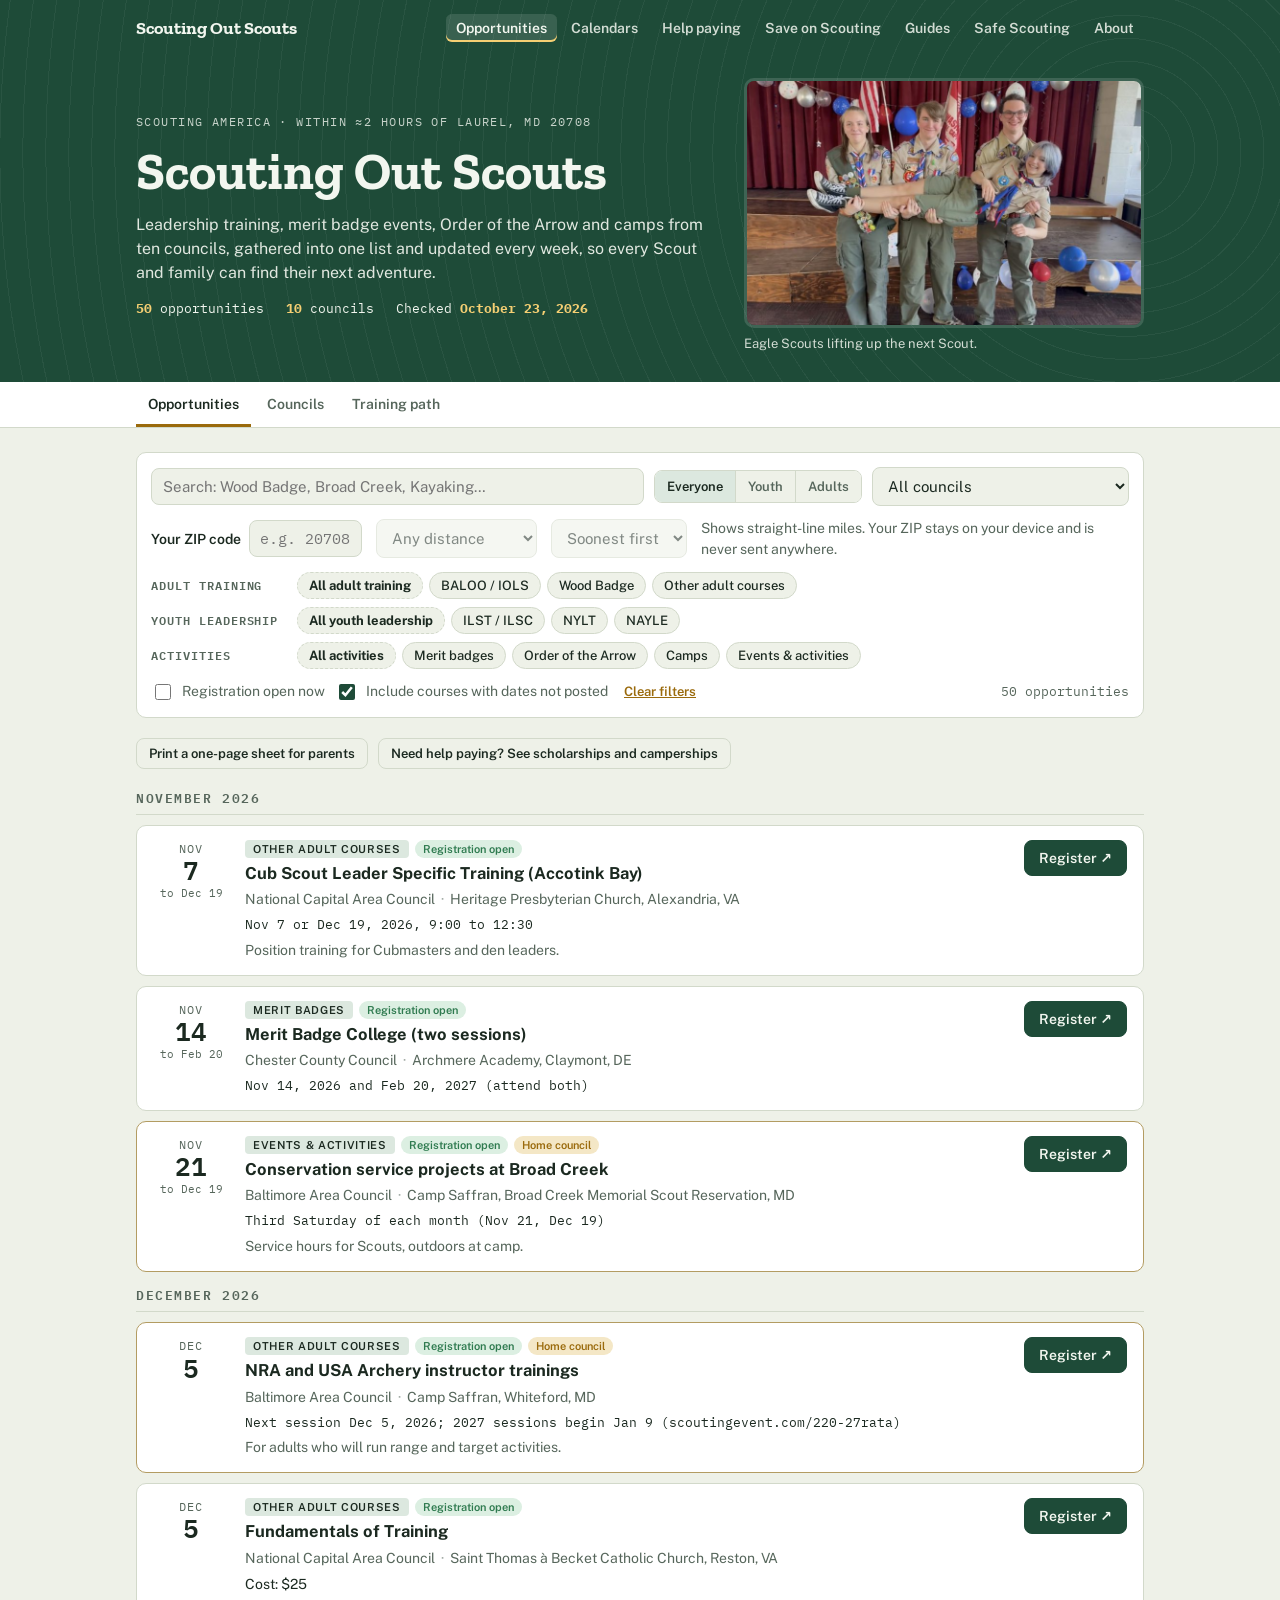
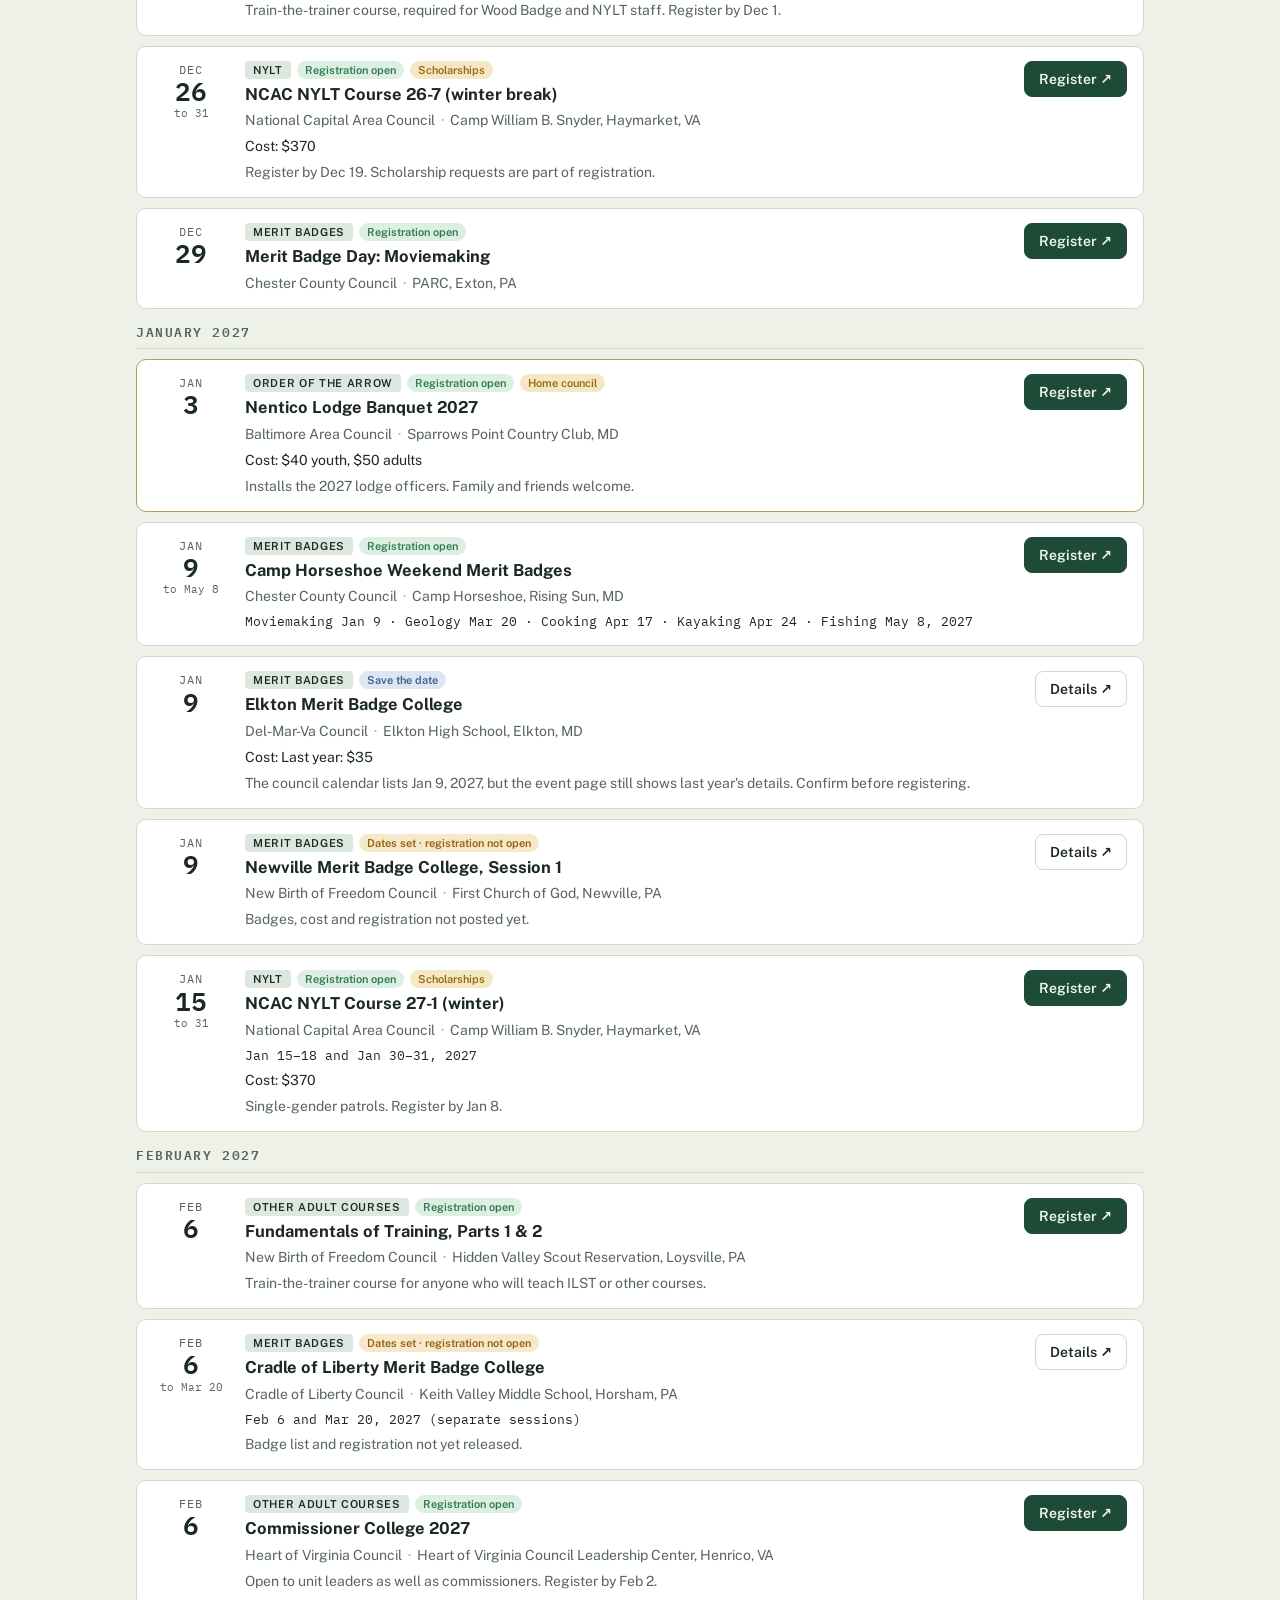
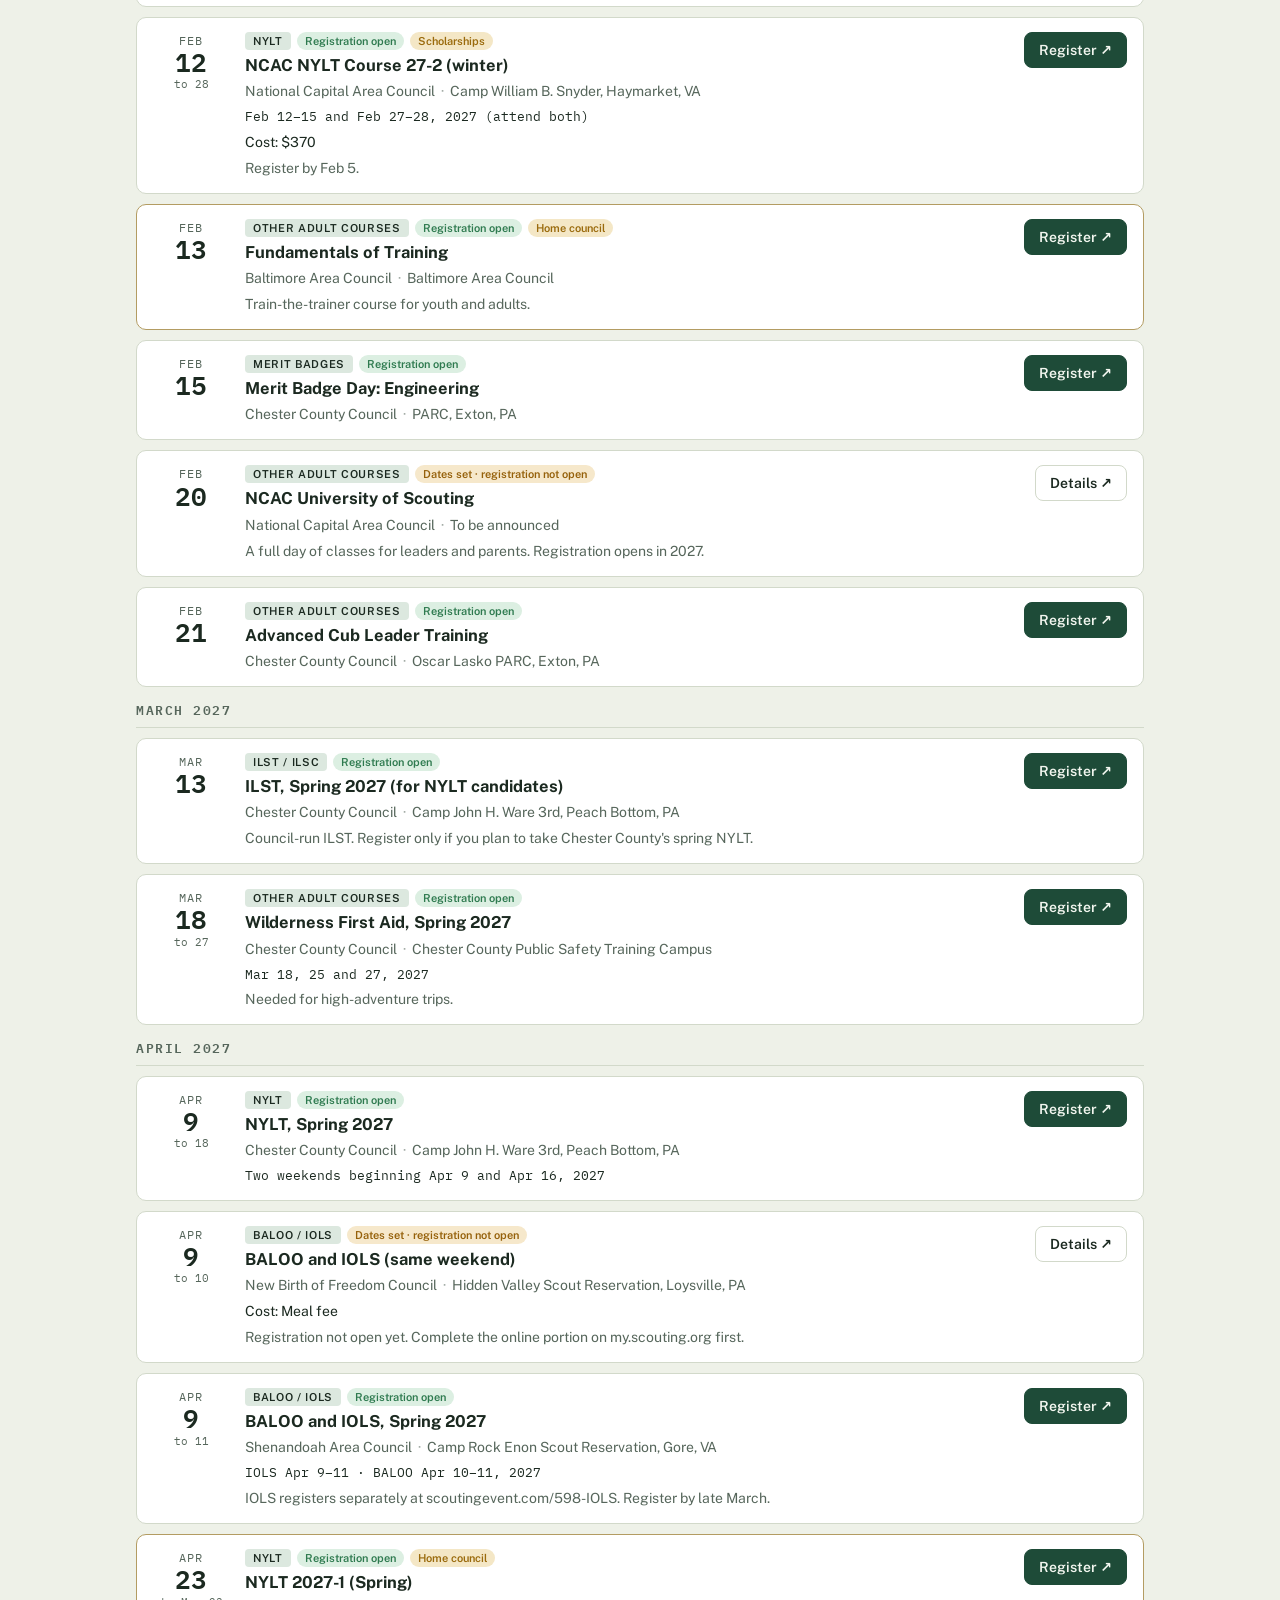
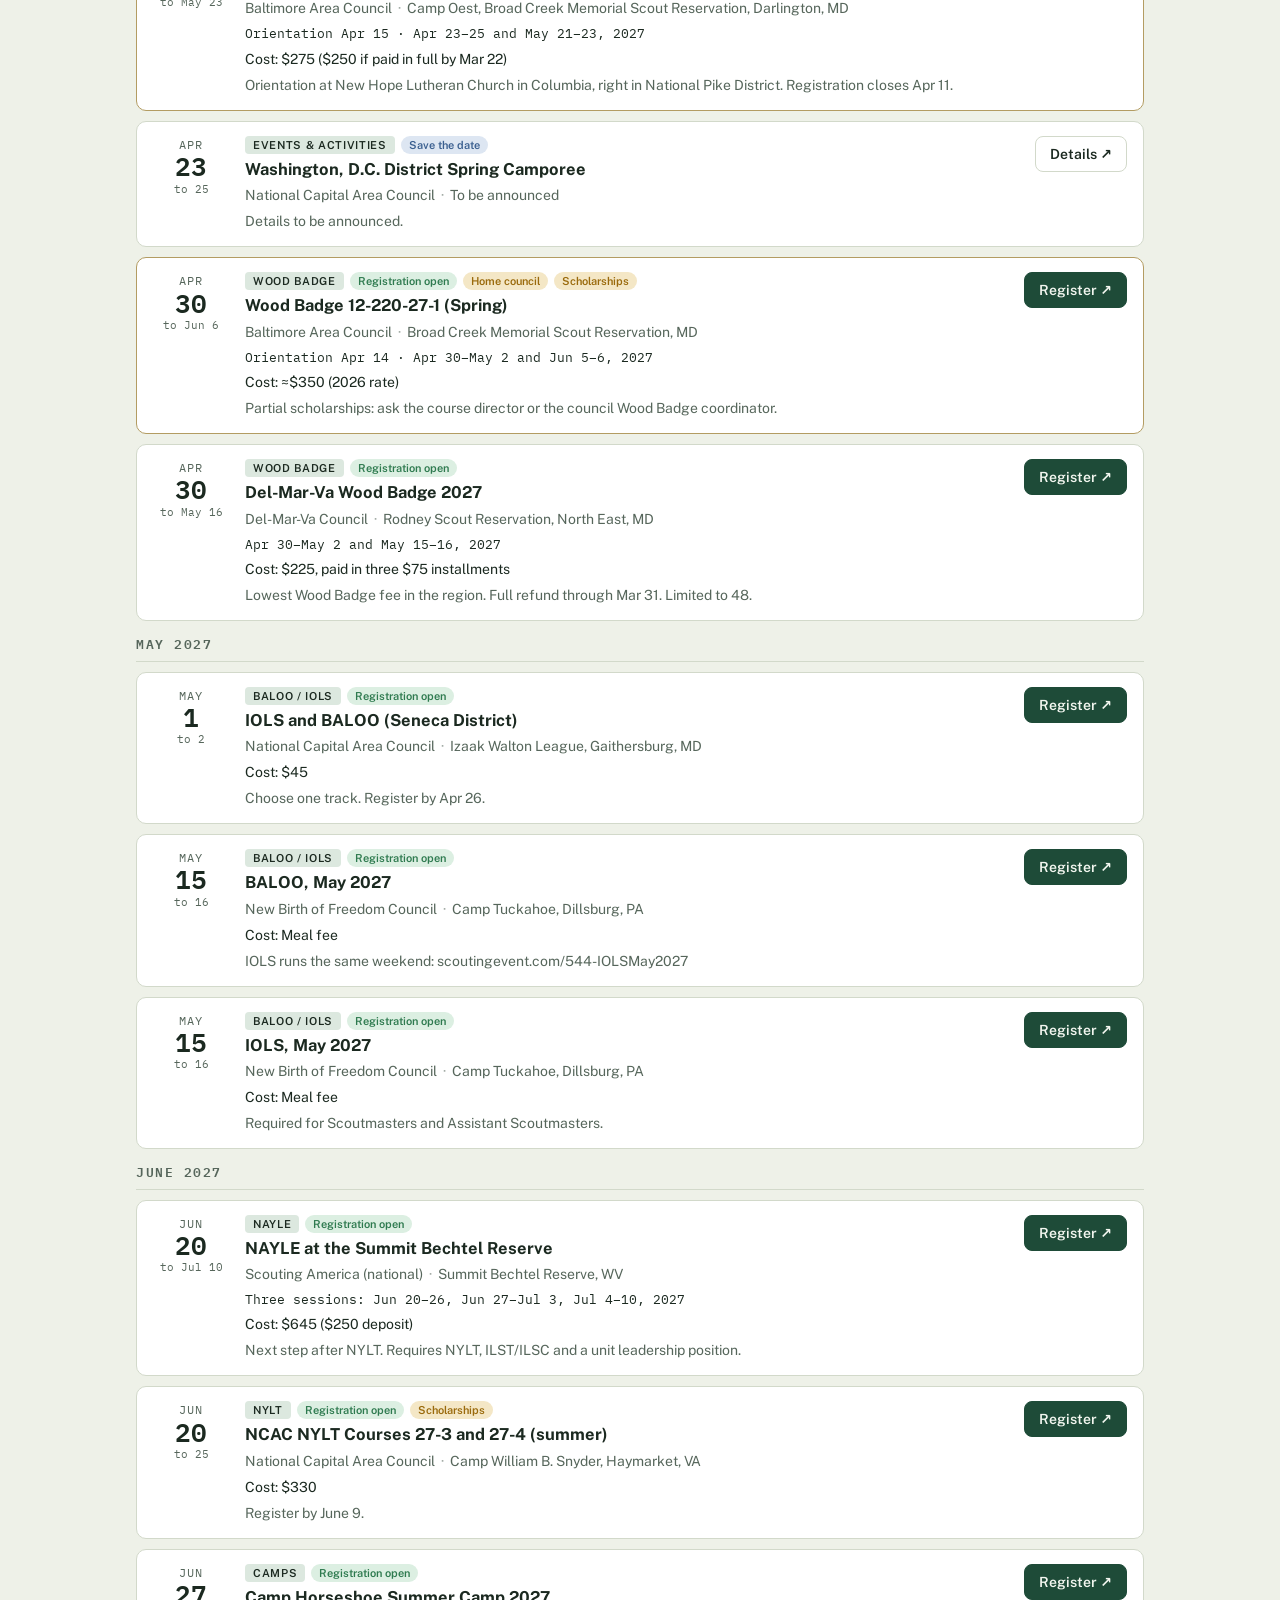
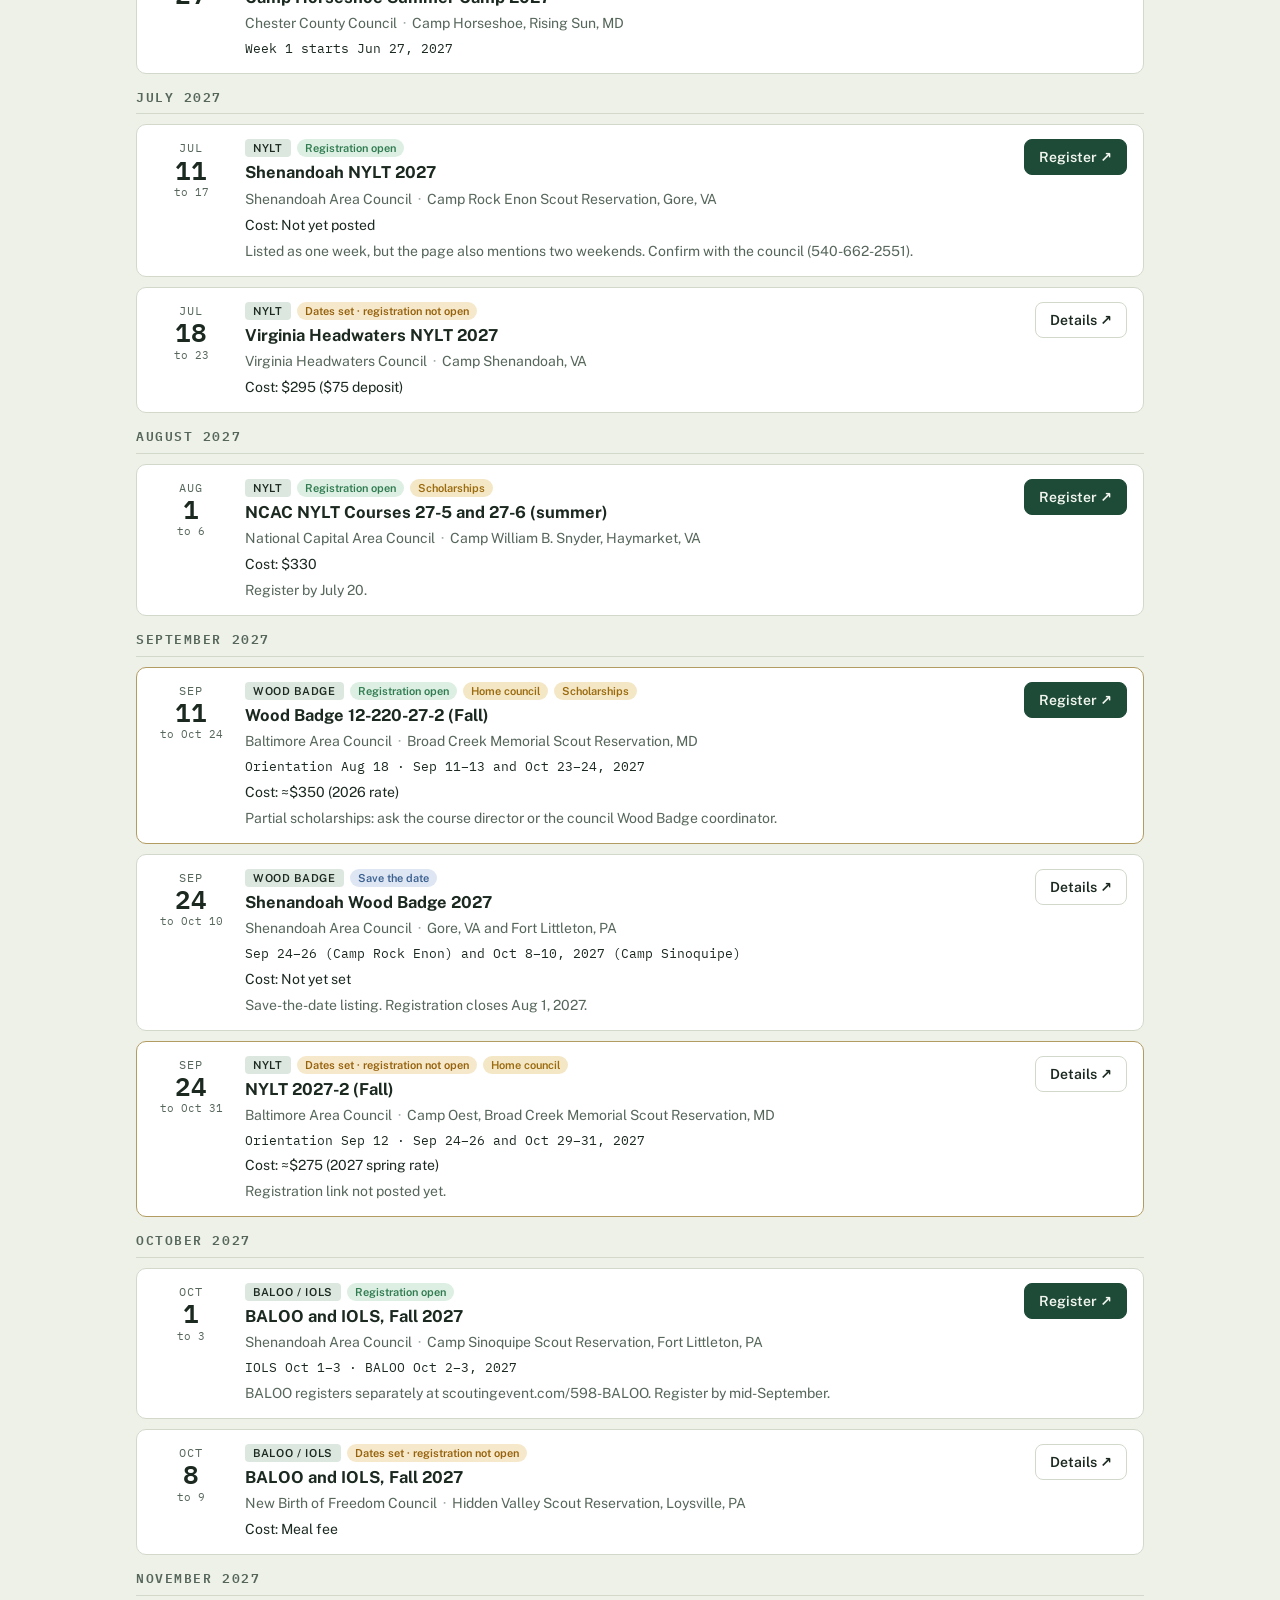
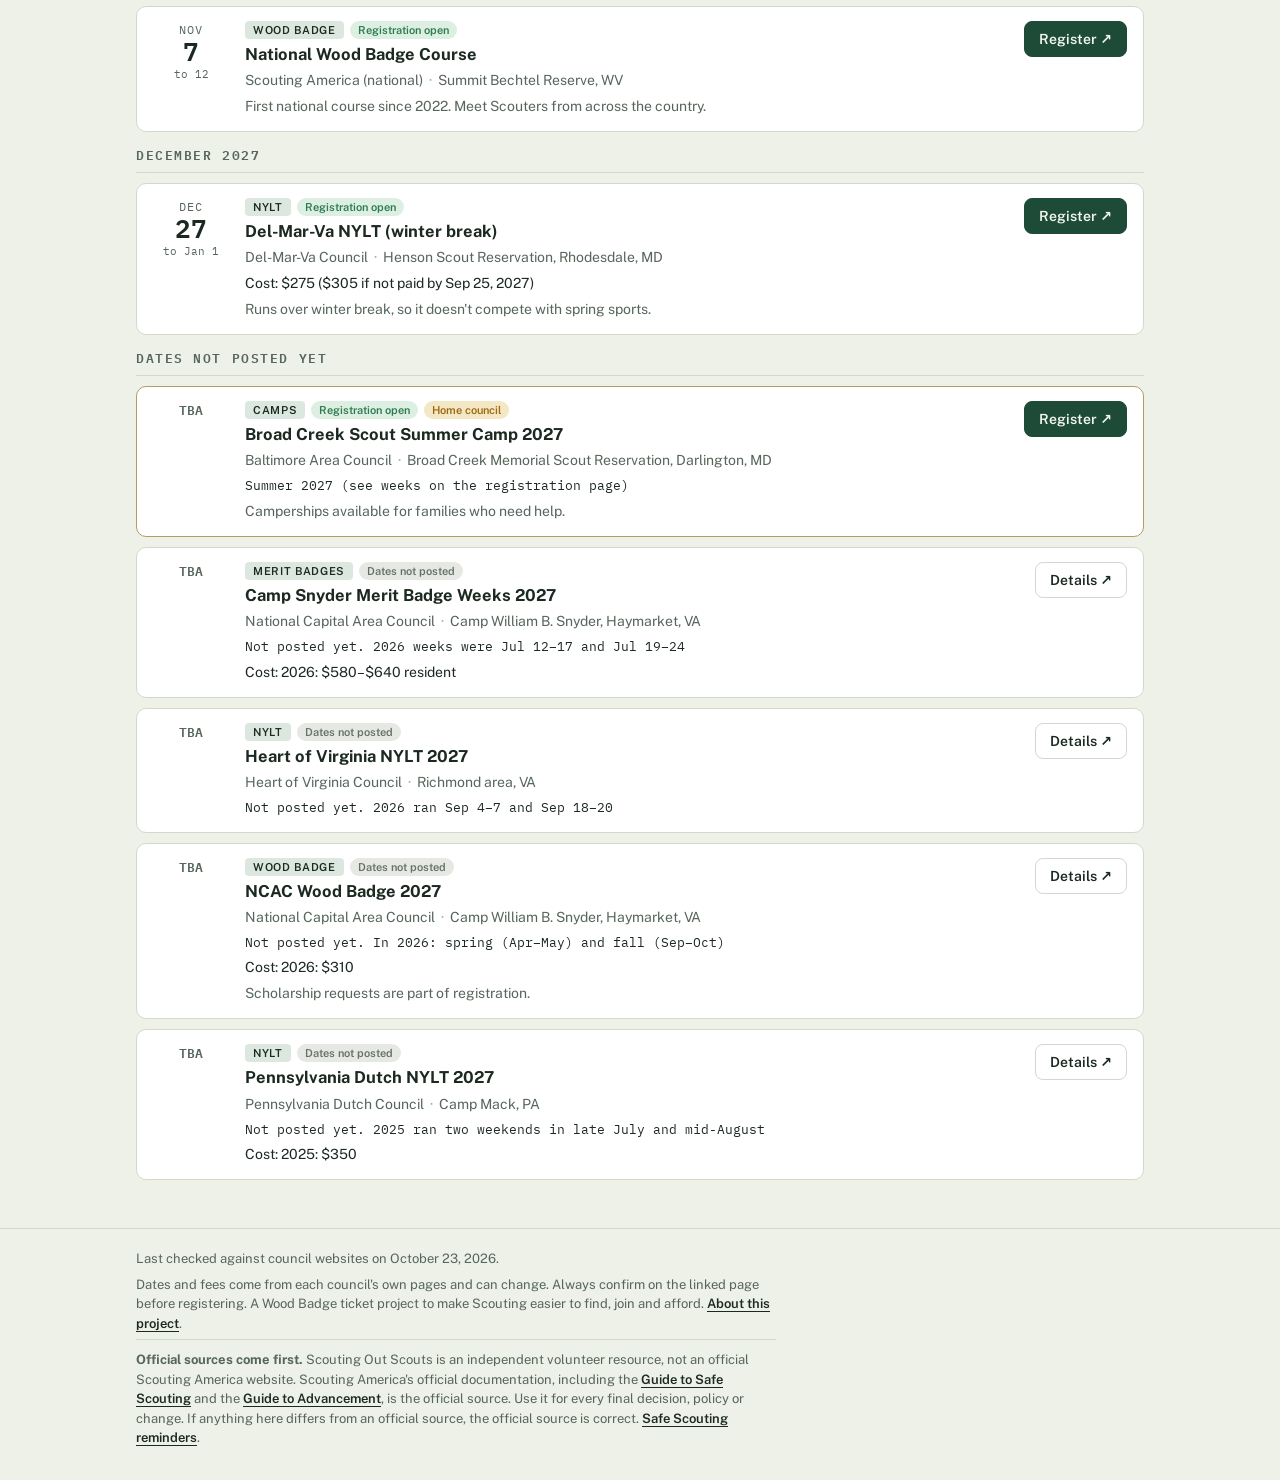
<file: index.html>
<!doctype html>
<html lang="en">
<head>
<meta charset="utf-8">
<meta name="viewport" content="width=device-width,initial-scale=1,viewport-fit=cover">
<title>Scouting Out Scouts</title>
<meta name="description" content="Scouting America training, merit badge events, Order of the Arrow, camps and scholarships from councils within about two hours of Laurel, MD.">
<link rel="preconnect" href="https://fonts.googleapis.com">
<link rel="preconnect" href="https://fonts.gstatic.com" crossorigin>
<link rel="stylesheet" href="https://fonts.googleapis.com/css2?family=Zilla+Slab:wght@600;700&family=Public+Sans:wght@400;500;600;700&family=IBM+Plex+Mono:wght@500;600&display=swap">
<link rel="stylesheet" href="assets/site.css">
</head>
<body>
<a class="skip" href="#main">Skip to content</a>

<header class="band">
  <div class="wrap top">
    <nav class="sitenav" aria-label="Site">
      <a class="brand" href="index.html">Scouting Out Scouts</a>
      <ul>
        <li><a class="nav" href="index.html" aria-current="page">Opportunities</a></li>
        <li><a class="nav" href="calendars.html">Calendars</a></li>
        <li><a class="nav" href="help.html">Help paying</a></li>
        <li><a class="nav" href="save.html">Save on Scouting</a></li>
        <li><a class="nav" href="guides.html">Guides</a></li>
        <li><a class="nav" href="safety.html">Safe Scouting</a></li>
        <li><a class="nav" href="about.html">About</a></li>
      </ul>
    </nav>
  </div>
  <div class="wrap hero">
    <div class="hero-text">
    <div class="eyebrow">Scouting America · within ≈2 hours of Laurel, MD 20708</div>
    <h1>Scouting Out Scouts</h1>
    <p class="lede">Leadership training, merit badge events, Order of the Arrow and camps from ten councils, gathered into one list and updated every week, so every Scout and family can find their next adventure.</p>
    <div class="facts" id="facts"><span>Loading…</span></div>
    </div>
    <figure class="hero-photo">
      <img src="assets/eagles-900.jpg" srcset="assets/eagles-900.jpg 900w, assets/eagles-1600.jpg 1600w" sizes="(min-width: 820px) 420px, 100vw" width="1600" height="906" alt="Three Eagle Scouts in uniform, smiling, holding a younger Scout across their arms at a celebration decorated with red, white and blue balloons.">
      <figcaption>Eagle Scouts lifting up the next Scout.</figcaption>
    </figure>
  </div>
</header>

<nav class="tabs" aria-label="Sections">
  <div class="wrap" role="tablist">
    <button role="tab" id="tab-events" aria-controls="events" aria-selected="true">Opportunities</button>
    <button role="tab" id="tab-councils" aria-controls="councils" aria-selected="false">Councils</button>
    <button role="tab" id="tab-paths" aria-controls="paths" aria-selected="false">Training path</button>
  </div>
</nav>

<main id="main">
  <div class="wrap">

    <section id="events" role="tabpanel" aria-labelledby="tab-events">
      <div class="filters">
        <div class="row">
          <div class="search"><input id="q" type="search" placeholder="Search: Wood Badge, Broad Creek, Kayaking…" aria-label="Search opportunities"></div>
          <div class="seg" role="group" aria-label="Who it's for">
            <button type="button" data-aud="All" aria-pressed="true">Everyone</button>
            <button type="button" data-aud="Youth" aria-pressed="false">Youth</button>
            <button type="button" data-aud="Adult" aria-pressed="false">Adults</button>
          </div>
          <select id="council" aria-label="Council"><option value="">All councils</option></select>
        </div>
        <div class="row distrow">
          <label class="zipbox" for="zip">Your ZIP code
            <input id="zip" type="text" inputmode="numeric" autocomplete="postal-code" maxlength="5" placeholder="e.g. 20708" aria-describedby="zipnote">
          </label>
          <select id="within" aria-label="Distance" disabled>
            <option value="">Any distance</option>
            <option value="30">Within 30 miles</option>
            <option value="60">Within 60 miles</option>
            <option value="120">Within 120 miles</option>
          </select>
          <select id="sort" aria-label="Sort" disabled>
            <option value="date">Soonest first</option>
            <option value="dist">Closest first</option>
          </select>
          <span class="small" id="zipnote">Shows straight-line miles. Your ZIP stays on your device and is never sent anywhere.</span>
        </div>
        <div class="chipgroups" id="types" role="group" aria-label="Opportunity type"></div>
        <div class="row">
          <label class="check"><input type="checkbox" id="openOnly"> Registration open now</label>
          <label class="check"><input type="checkbox" id="showTba" checked> Include courses with dates not posted</label>
          <button type="button" class="reset" id="reset">Clear filters</button>
          <span class="count" id="count"></span>
        </div>
      </div>
      <div class="btnrow noprint">
        <a class="go ghost small" href="print.html">Print a one-page sheet for parents</a>
        <a class="go ghost small" href="help.html">Need help paying? See scholarships and camperships</a>
      </div>
      <div id="list" class="path"><div class="empty">Loading opportunities…</div></div>
    </section>

    <section id="councils" role="tabpanel" aria-labelledby="tab-councils" hidden>
      <div>
        <h2>Councils in range</h2>
        <p class="sub">Want every event, not just our highlights? See <a href="calendars.html">each council's official calendar</a>. Drive times are rough estimates from Laurel. Most councils welcome out-of-council participants in training courses and merit badge events; some add a small surcharge.</p>
      </div>
      <div class="grid" id="councilGrid"></div>
    </section>

    <section id="paths" role="tabpanel" aria-labelledby="tab-paths" hidden>
      <div>
        <h2>Training path</h2>
        <p class="sub">Where each course fits, and what has to come before it.</p>
      </div>
      <div class="track">
        <h3>Youth leadership</h3>
        <ol class="steps">
          <li><b>ILST / ILSC</b><span>Introduction to Leadership Skills for Troops or Crews. Run by your own unit, usually after elections. Required before NYLT.</span></li>
          <li><b>NYLT</b><span>Six-day council course, ages 13+ and First Class. Offered across the region in winter, spring, summer and fall.</span></li>
          <li><b>NAYLE</b><span>National week at the Summit or Philmont for NYLT graduates who hold a unit leadership position.</span></li>
        </ol>
      </div>
      <div class="track">
        <h3>Adult leaders</h3>
        <ol class="steps">
          <li><b>Position training</b><span>Online at my.scouting.org, plus Youth Protection. Required before Wood Badge.</span></li>
          <li><b>BALOO or IOLS</b><span>Outdoor skills: BALOO for Cub Scout leaders, IOLS for Scoutmasters and assistants.</span></li>
          <li><b>Wood Badge</b><span>Two weekends plus a ticket of five goals worked over the following 18 months.</span></li>
        </ol>
      </div>
      <div class="track">
        <h3>Along the way</h3>
        <ul class="steps unordered">
          <li><b>Order of the Arrow</b><span>Scouting's honor society. Members are elected by their troop; each council has a lodge with its own events.</span></li>
          <li><b>Merit badge events</b><span>Workshops, merit badge days and colleges. Bring a blue card signed by your Scoutmaster. <a href="guides.html#eagle">See the Eagle-required list.</a></span></li>
          <li><b>Merit badge counselors</b><span>Adults who share a skill or career with Scouts. <a href="guides.html#counselor">Become one.</a></span></li>
        </ul>
      </div>
    </section>

  </div>
</main>

<footer>
  <div class="wrap">
    <p id="checked"></p>
    <p>Dates and fees come from each council's own pages and can change. Always confirm on the linked page before registering. A Wood Badge ticket project to make Scouting easier to find, join and afford. <a href="about.html">About this project</a>.</p>
      <p class="disclaimer"><b>Official sources come first.</b> Scouting Out Scouts is an independent volunteer resource, not an official Scouting America website. Scouting America's official documentation, including the <a href="https://www.scouting.org/health-and-safety/gss/" target="_blank" rel="noopener noreferrer">Guide to Safe Scouting</a> and the <a href="https://www.scouting.org/resources/guide-to-advancement/" target="_blank" rel="noopener noreferrer">Guide to Advancement</a>, is the official source. Use it for every final decision, policy or change. If anything here differs from an official source, the official source is correct. <a href="safety.html">Safe Scouting reminders</a>.</p>
  </div>
</footer>

<script src="assets/site.js"></script>
<script>
(function () {
  const { el, linkOrNote, parse, MONTHS, MONTHS_LONG, fmtDate, today: todayFn, loadData } = window.SOS;
  // Filter groups. "Adult Training" is the data value for other adult courses.
  const GROUPS = [
    { label: "Adult training", types: ["BALOO / IOLS", "Wood Badge", "Adult Training"] },
    { label: "Youth leadership", types: ["ILST / ILSC", "NYLT", "NAYLE"] },
    { label: "Activities", types: ["Merit Badge", "Order of the Arrow", "Camp", "Activity"] }
  ];
  const LABEL = { "Adult Training": "Other adult courses", "Merit Badge": "Merit badges", "Camp": "Camps", "Activity": "Events & activities" };
  const label = t => LABEL[t] || t;
  const groupOf = t => (GROUPS.find(g => g.types.includes(t)) || {}).label || "";
  const STATUS = {
    open: "Registration open",
    soon: "Dates set · registration not open",
    tentative: "Save the date",
    tba: "Dates not posted"
  };

  let DATA = null, councils = {};
  const today = todayFn();
  const state = { q: "", aud: "All", council: "", types: new Set(), openOnly: false, showTba: true, zip: "", within: "", sort: "date" };
  let ZIPS = null, here = null;

  try {
    const saved = JSON.parse(localStorage.getItem("trailhead-filters") || "null");
    if (saved) Object.assign(state, saved, { types: new Set(saved.types || []) });
  } catch (e) {}
  function save() {
    try { localStorage.setItem("trailhead-filters", JSON.stringify({...state, types: [...state.types] })); } catch (e) {}
  }
  const $ = (s) => document.querySelector(s);

  // Tabs
  const tabs = [...document.querySelectorAll('[role="tab"]')];
  function show(id) {
    tabs.forEach(t => {
      const on = t.getAttribute("aria-controls") === id;
      t.setAttribute("aria-selected", on);
      document.getElementById(t.getAttribute("aria-controls")).hidden = !on;
    });
  }
  tabs.forEach(t => t.addEventListener("click", () => show(t.getAttribute("aria-controls"))));
  const hash = (location.hash || "").slice(1);
  if (hash === "aid") location.replace("help.html");
  if (["events", "councils", "paths"].includes(hash)) show(hash);

  // Filters
  const typeBox = $("#types");
  const groupBtns = [];
  function syncChips() {
    document.querySelectorAll("#types.chip[data-type]").forEach(c => c.setAttribute("aria-pressed", state.types.has(c.dataset.type)));
    groupBtns.forEach(({ b, g }) => b.setAttribute("aria-pressed", g.types.every(t => state.types.has(t))));
  }
  GROUPS.forEach(g => {
    const row = el("div", "chiprow");
    const gb = el("button", "chip group", "All " + g.label.toLowerCase());
    gb.type = "button";
    gb.addEventListener("click", () => {
      const all = g.types.every(t => state.types.has(t));
      g.types.forEach(t => all ? state.types.delete(t) : state.types.add(t));
      syncChips(); save(); renderList();
    });
    groupBtns.push({ b: gb, g });
    row.appendChild(el("span", "chiplabel", g.label));
    row.appendChild(gb);
    g.types.forEach(t => {
      const b = el("button", "chip", label(t));
      b.type = "button"; b.dataset.type = t;
      b.addEventListener("click", () => {
        state.types.has(t) ? state.types.delete(t) : state.types.add(t);
        syncChips(); save(); renderList();
      });
      row.appendChild(b);
    });
    typeBox.appendChild(row);
  });
  syncChips();
  document.querySelectorAll("[data-aud]").forEach(b => {
    b.setAttribute("aria-pressed", b.dataset.aud === state.aud);
    b.addEventListener("click", () => {
      state.aud = b.dataset.aud;
      document.querySelectorAll("[data-aud]").forEach(x => x.setAttribute("aria-pressed", x === b));
      save(); renderList();
    });
  });
  $("#q").value = state.q;
  $("#q").addEventListener("input", e => { state.q = e.target.value; save(); renderList(); });
  $("#openOnly").checked = state.openOnly;
  $("#openOnly").addEventListener("change", e => { state.openOnly = e.target.checked; save(); renderList(); });
  $("#showTba").checked = state.showTba;
  $("#showTba").addEventListener("change", e => { state.showTba = e.target.checked; save(); renderList(); });
  $("#council").addEventListener("change", e => { state.council = e.target.value; save(); renderList(); });
  $("#reset").addEventListener("click", () => {
    Object.assign(state, { q: "", aud: "All", council: "", types: new Set(), openOnly: false, showTba: true, within: "", sort: "date" });
    $("#within").value = ""; $("#sort").value = "date";
    $("#q").value = ""; $("#council").value = ""; $("#openOnly").checked = false; $("#showTba").checked = true;
    syncChips();
    document.querySelectorAll("[data-aud]").forEach(x => x.setAttribute("aria-pressed", x.dataset.aud === "All"));
    save(); renderList();
  });

  // Distance from the visitor's ZIP. The lookup table is published with the site, so no ZIP ever leaves the browser.
  function miles(a, b) {
    const R = 3958.8, rad = x => x * Math.PI / 180;
    const dLat = rad(b[0] - a[0]), dLon = rad(b[1] - a[1]);
    const h = Math.sin(dLat / 2) ** 2 + Math.cos(rad(a[0])) * Math.cos(rad(b[0])) * Math.sin(dLon / 2) ** 2;
    return 2 * R * Math.asin(Math.sqrt(h));
  }
  function distOf(o) {
    if (!here || o.online) return null;
    const z = o.zip || (councils[o.council] || {}).zip;
    const p = z && ZIPS[z];
    return p ? miles(here, p) : null;
  }
  function loadZips() {
    if (ZIPS) return Promise.resolve(ZIPS);
    return fetch("assets/zips.json").then(r => { if (!r.ok) throw new Error(r.status); return r.json(); }).then(z => (ZIPS = z));
  }
  const zipNote = $("#zipnote");
  const DEFAULT_NOTE = zipNote.textContent;
  function applyZip(z) {
    state.zip = z;
    const on = /^\d{5}$/.test(z);
    $("#within").disabled = !on; $("#sort").disabled = !on;
    if (!on) { here = null; zipNote.textContent = DEFAULT_NOTE; save(); if (DATA) { renderList(); renderCouncils(); } return; }
    loadZips().then(t => {
      here = t[z] || null;
      zipNote.textContent = here ? "Distances from " + z + ", in straight-line miles. Your ZIP stays on your device."
        : "We don't have " + z + " on file. Try a nearby ZIP in MD, DC, VA, PA, DE, WV or NJ.";
      save(); if (DATA) { renderList(); renderCouncils(); }
    }).catch(() => { zipNote.textContent = "Distances couldn't load. Refresh the page to try again."; });
  }
  $("#zip").value = state.zip || "";
  $("#within").value = state.within || "";
  $("#sort").value = state.sort || "date";
  $("#zip").addEventListener("input", e => {
    const v = e.target.value.replace(/\D/g, "").slice(0, 5);
    if (v !== e.target.value) e.target.value = v;
    if (v.length === 5 || v.length === 0) applyZip(v);
  });
  $("#within").addEventListener("change", e => { state.within = e.target.value; save(); renderList(); });
  $("#sort").addEventListener("change", e => { state.sort = e.target.value; save(); renderList(); });

  function matches(o) {
    const c = councils[o.council] || {};
    if (state.types.size && !state.types.has(o.type)) return false;
    if (state.aud !== "All" && o.audience !== state.aud && o.audience !== "Both") return false;
    if (state.council && o.council !== state.council) return false;
    if (state.openOnly && o.status !== "open") return false;
    if (!state.showTba && !o.start) return false;
    if (here && state.within) { const m = distOf(o); if (m != null && m > +state.within) return false; }
    const endD = parse(o.end || o.start);
    if (endD && endD < today) return false;
    if (state.q) {
      const hay = [o.title, o.type, label(o.type), groupOf(o.type), o.audience === "Adult" ? "adult adults" : "youth scouts", o.location, o.note, o.dateText, c.name, o.cost].join(" ").toLowerCase();
      if (!state.q.toLowerCase().split(/\s+/).filter(Boolean).every(w => hay.includes(w))) return false;
    }
    return true;
  }

  function dateBlock(o) {
    const box = el("div", "date");
    const s = parse(o.start), e = parse(o.end);
    if (!s) { box.appendChild(el("div", "tbd", "TBA")); return box; }
    box.appendChild(el("div", "m", MONTHS[s.getMonth()].toUpperCase()));
    box.appendChild(el("div", "d", String(s.getDate())));
    if (e && +e !== +s) {
      const sameMonth = e.getMonth() === s.getMonth() && e.getFullYear() === s.getFullYear();
      box.appendChild(el("div", "r", "to " + (sameMonth ? e.getDate() : MONTHS[e.getMonth()] + " " + e.getDate())));
    }
    return box;
  }

  function itemNode(o) {
    const c = councils[o.council] || {};
    const art = el("article", "item" + (c.home ? " home" : ""));
    art.appendChild(dateBlock(o));
    const body = el("div", "body");
    const tags = el("div", "tags");
    tags.appendChild(el("span", "tag", label(o.type)));
    tags.appendChild(el("span", "pill " + o.status, STATUS[o.status] || o.status));
    if (c.home) tags.appendChild(el("span", "pill home", "Home council"));
    if (o.aid) tags.appendChild(el("span", "pill aid", "Scholarships"));
    if (here) {
      const m = distOf(o);
      if (o.online) tags.appendChild(el("span", "pill dist", "Online"));
      else if (m != null) tags.appendChild(el("span", "pill dist", "≈ " + Math.round(m) + " mi away" + (o.zip ? "" : " (council office)")));
    }
    body.appendChild(tags);
    body.appendChild(el("div", "title", o.title));
    const meta = el("div", "meta");
    meta.append(c.name || o.council);
    if (o.location) { meta.appendChild(el("span", "sep", "·")); meta.append(o.location); }
    body.appendChild(meta);
    if (o.dateText) body.appendChild(el("div", "when", o.dateText));
    if (o.cost) body.appendChild(el("div", "cost", "Cost: " + o.cost));
    if (o.note) body.appendChild(el("div", "note", o.note));
    art.appendChild(body);
    const act = el("div", "act");
    act.appendChild(linkOrNote(o.url, "go" + (o.status === "open" ? "" : " ghost"), o.status === "open" ? "Register ↗" : "Details ↗"));
    art.appendChild(act);
    return art;
  }

  function renderList() {
    const list = $("#list");
    list.textContent = "";
    const byDate = (a, b) => {
      if (!a.start && !b.start) return a.title.localeCompare(b.title);
      if (!a.start) return 1; if (!b.start) return -1;
      return a.start.localeCompare(b.start);
    };
    const byDist = (a, b) => {
      const da = distOf(a), db = distOf(b);
      if (da == null && db == null) return byDate(a, b);
      if (da == null) return 1; if (db == null) return -1;
      return da - db || byDate(a, b);
    };
    const distSort = here && state.sort === "dist";
    const rows = DATA.opportunities.filter(matches).sort(distSort ? byDist : byDate);
    const filtered = state.q || state.aud !== "All" || state.council || state.types.size || state.openOnly || !state.showTba || (here && state.within);
    $("#count").textContent = filtered
      ? "Showing " + rows.length + " · filters on"
      : rows.length + (rows.length === 1 ? " opportunity" : " opportunities");
    if (!rows.length) {
      list.appendChild(el("div", "empty", "Nothing matches those filters. Try clearing a type or council."));
      return;
    }
    if (distSort) {
      const group = el("div", "month");
      group.appendChild(el("h3", null, "Closest first, from " + state.zip));
      rows.forEach(o => group.appendChild(itemNode(o)));
      list.appendChild(group);
      return;
    }
    let curKey = null, group = null;
    rows.forEach(o => {
      const s = parse(o.start);
      const key = s ? s.getFullYear() + "-" + s.getMonth() : "tba";
      if (key !== curKey) {
        curKey = key;
        group = el("div", "month");
        group.appendChild(el("h3", null, s ? MONTHS_LONG[s.getMonth()] + " " + s.getFullYear() : "Dates not posted yet"));
        list.appendChild(group);
      }
      group.appendChild(itemNode(o));
    });
  }

  function renderCouncils() {
    const grid = $("#councilGrid");
    grid.textContent = "";
    DATA.councils.forEach(c => {
      const card = el("article", "council");
      const hd = el("div", "hd");
      hd.appendChild(el("h3", null, c.name));
      if (c.number) hd.appendChild(el("span", "num", "#" + c.number));
      card.appendChild(hd);
      const cp = here && c.zip && ZIPS[c.zip];
      card.appendChild(el("div", "drive", cp
        ? "≈ " + Math.round(miles(here, cp)) + " mi from you · " + c.hq
        : "≈ " + c.drive + " from Laurel · " + c.hq));
      if (c.home || c.edge || c.national) {
        const t = el("div", "tags");
        if (c.home) t.appendChild(el("span", "pill home", "Home council"));
        if (c.edge) t.appendChild(el("span", "pill tba", "Edge of range"));
        if (c.national) t.appendChild(el("span", "pill tent", "National"));
        card.appendChild(t);
      }
      card.appendChild(el("p", "small", c.note));
      if (c.lodge) card.appendChild(el("p", "small", "OA: " + c.lodge));
      const links = el("div", "links");
      c.links.forEach(l => { if (window.SOS.safeUrl(l.url)) links.appendChild(linkOrNote(l.url, null, l.label + " ↗")); });
      card.appendChild(links);
      grid.appendChild(card);
    });
  }

  loadData()
   .then(d => {
      DATA = d;
      d.councils.forEach(c => { councils[c.id] = c; });
      const sel = $("#council");
      d.councils.forEach(c => { const o = el("option", null, c.name); o.value = c.id; sel.appendChild(o); });
      sel.value = state.council;
      const upcoming = d.opportunities.filter(o => { const e = parse(o.end || o.start); return !e || e >= today; }).length;
      const local = d.councils.filter(c => !c.national).length;
      const facts = $("#facts"); facts.textContent = "";
      [["", upcoming, " opportunities"], ["", local, " councils"], ["Checked ", fmtDate(d.lastChecked), ""]].forEach(([pre, v, post]) => {
        const s = el("span"); s.append(pre); s.appendChild(el("b", null, String(v))); s.append(post); facts.appendChild(s);
      });
      $("#checked").textContent = "Last checked against council websites on " + fmtDate(d.lastChecked) + ".";
      renderList(); renderCouncils();
      if (state.zip) applyZip(state.zip);
    })
   .catch(() => {
      $("#list").textContent = "";
      $("#list").appendChild(el("div", "empty", "The opportunity list didn't load. Refresh the page to try again."));
      $("#facts").textContent = "";
    });
})();
</script>
</body>
</html>
</file>
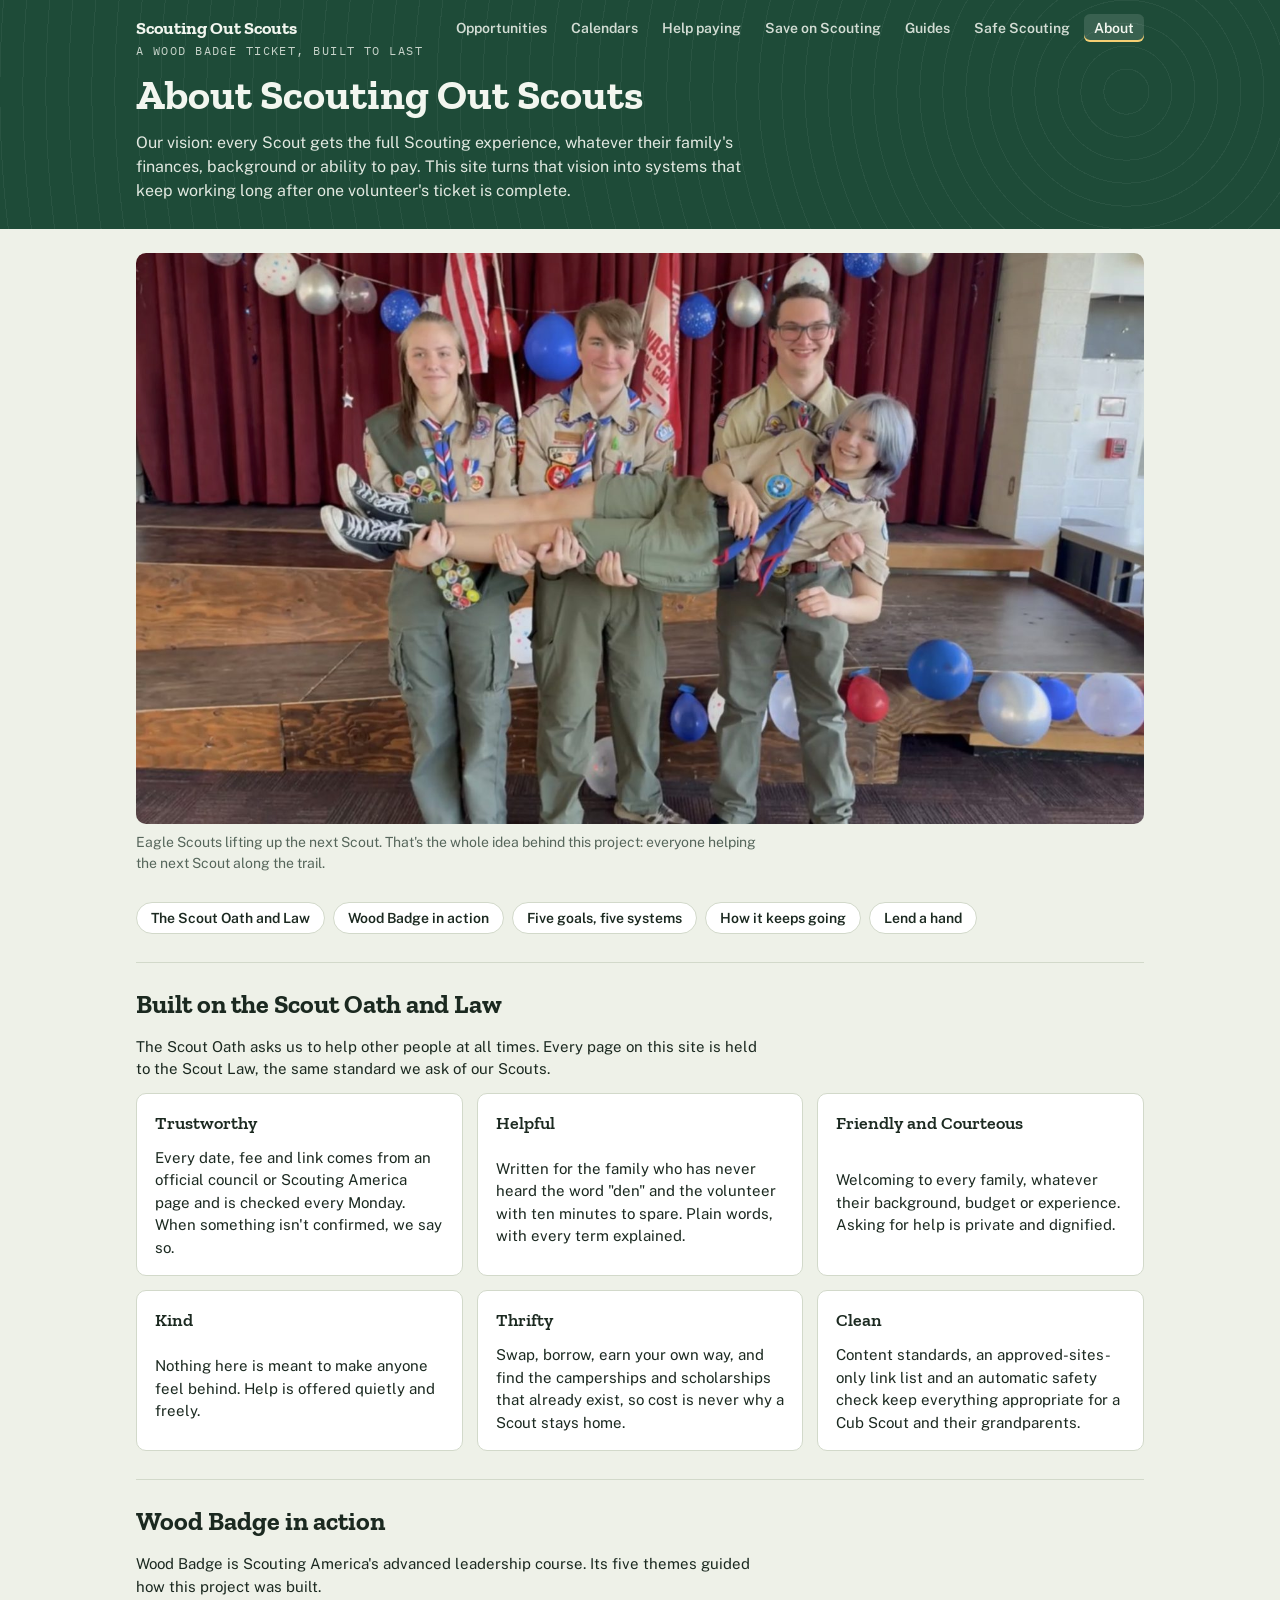
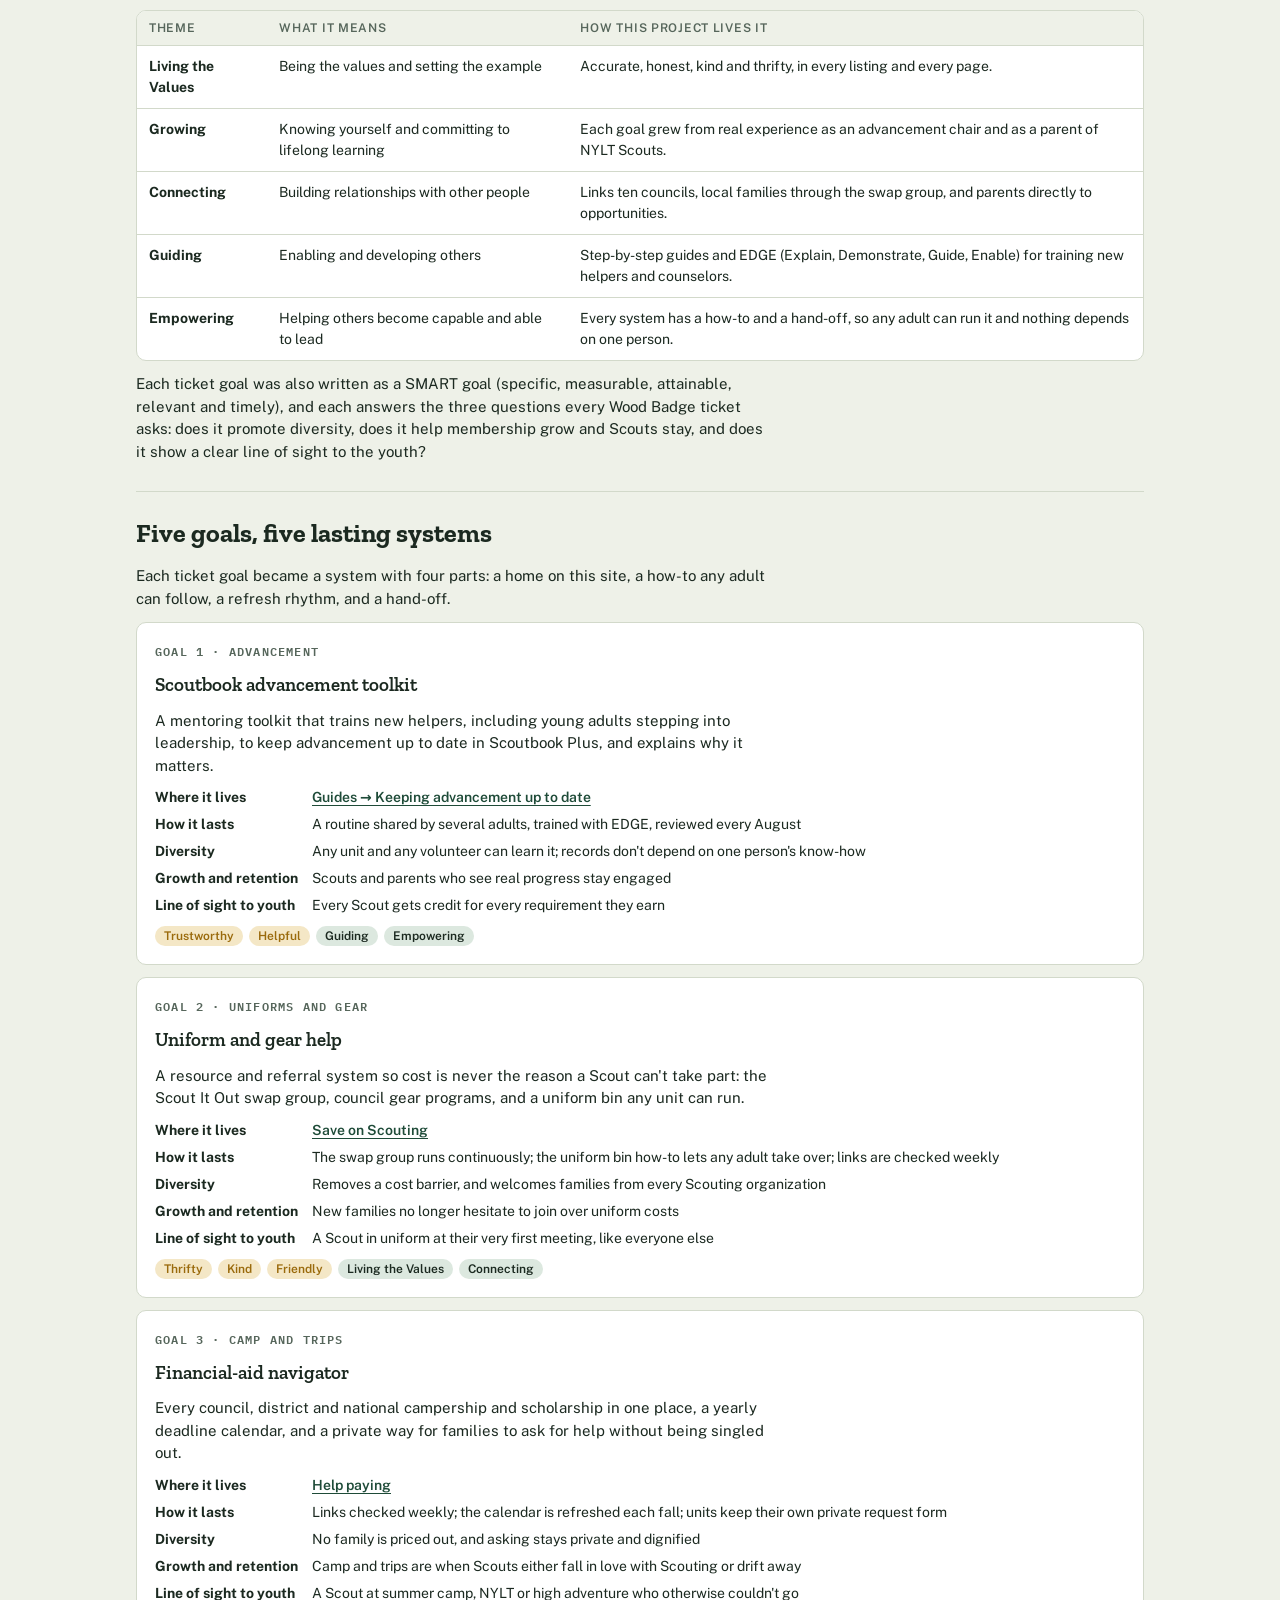
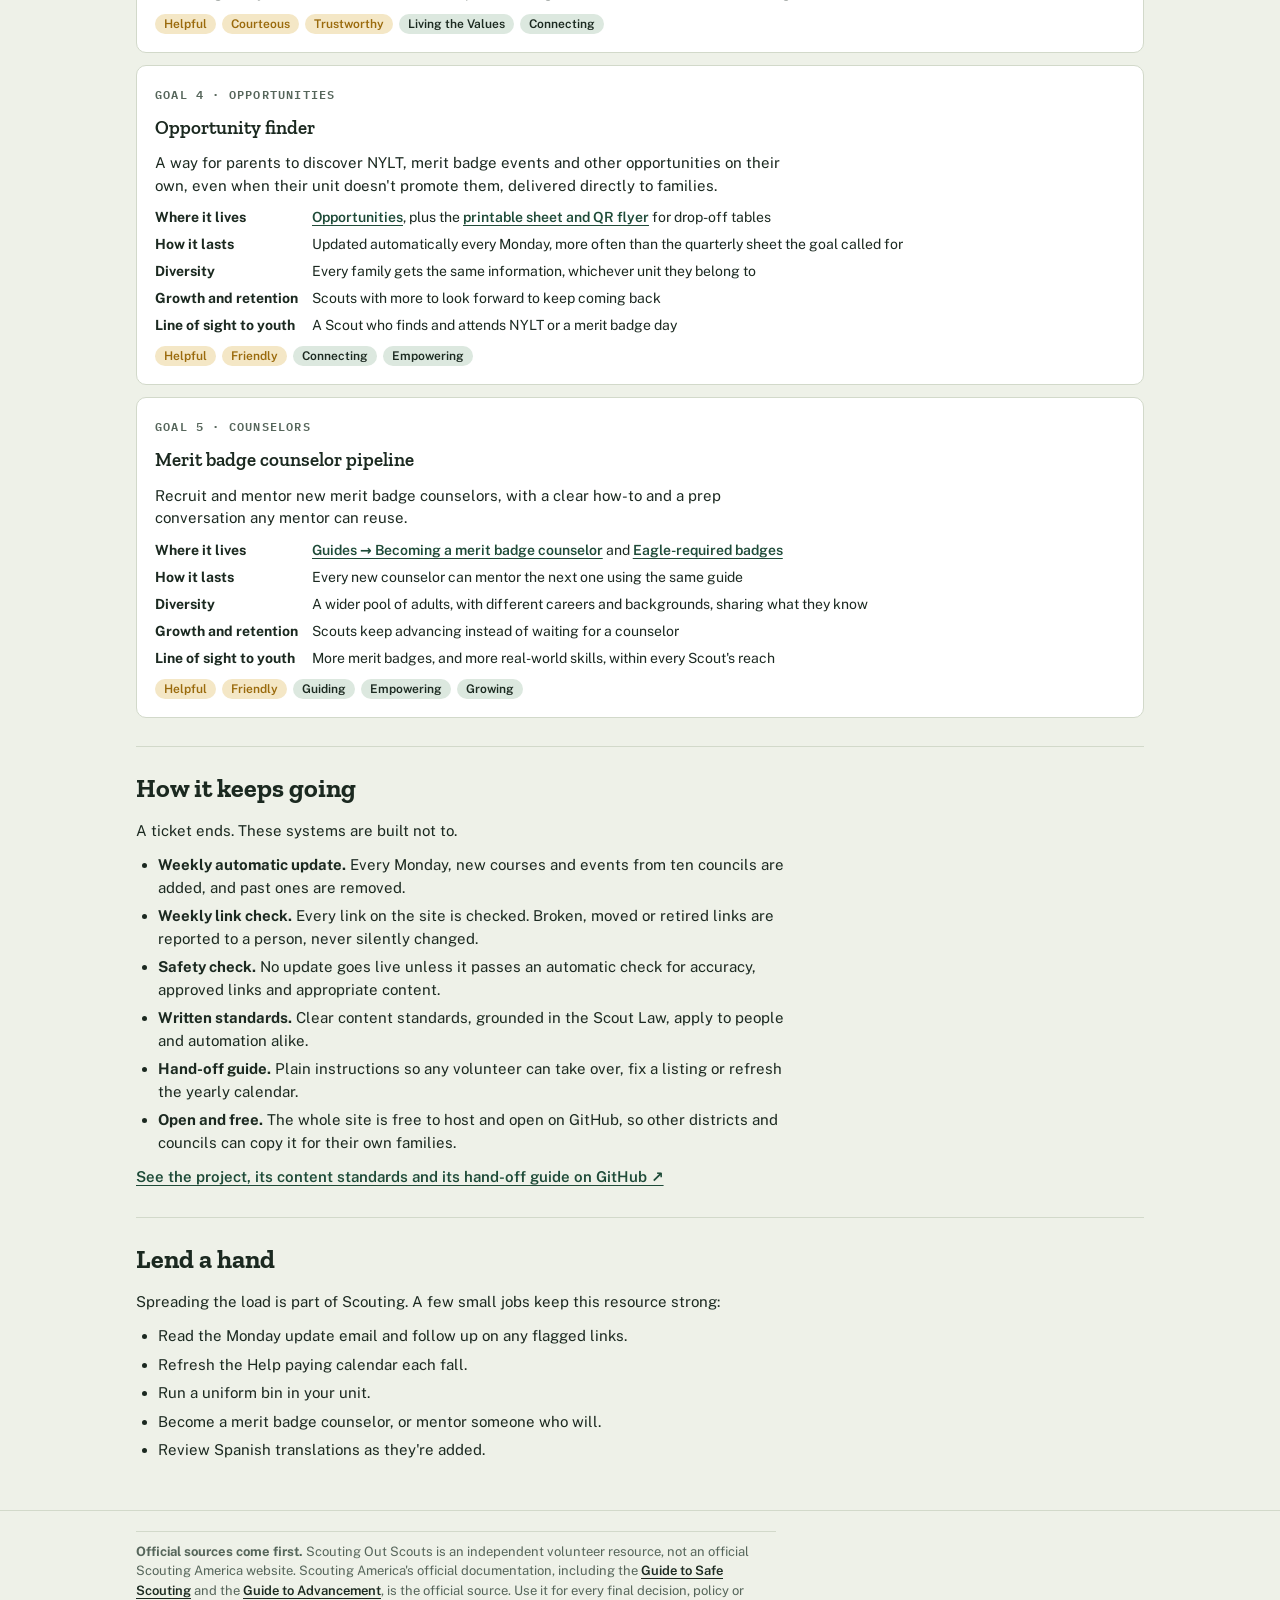
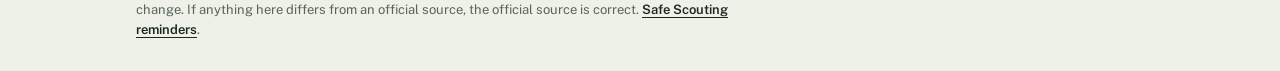
<file: about.html>
<!doctype html>
<html lang="en">
<head>
<meta charset="utf-8">
<meta name="viewport" content="width=device-width,initial-scale=1,viewport-fit=cover">
<title>About · Scouting Out Scouts</title>
<meta name="description" content="How Scouting Out Scouts turns a Wood Badge ticket into lasting systems that serve Scouts and families, guided by the Scout Oath and Law.">
<link rel="preconnect" href="https://fonts.googleapis.com">
<link rel="preconnect" href="https://fonts.gstatic.com" crossorigin>
<link rel="stylesheet" href="https://fonts.googleapis.com/css2?family=Zilla+Slab:wght@600;700&family=Public+Sans:wght@400;500;600;700&family=IBM+Plex+Mono:wght@500;600&display=swap">
<link rel="stylesheet" href="assets/site.css">
</head>
<body>
<a class="skip" href="#main">Skip to content</a>

<header class="band page">
  <div class="wrap top">
    <nav class="sitenav" aria-label="Site">
      <a class="brand" href="index.html">Scouting Out Scouts</a>
      <ul>
        <li><a class="nav" href="index.html">Opportunities</a></li>
        <li><a class="nav" href="calendars.html">Calendars</a></li>
        <li><a class="nav" href="help.html">Help paying</a></li>
        <li><a class="nav" href="save.html">Save on Scouting</a></li>
        <li><a class="nav" href="guides.html">Guides</a></li>
        <li><a class="nav" href="safety.html">Safe Scouting</a></li>
        <li><a class="nav" href="about.html" aria-current="page">About</a></li>
      </ul>
    </nav>
  </div>
  <div class="wrap">
    <div class="eyebrow">A Wood Badge ticket, built to last</div>
    <h1>About Scouting Out Scouts</h1>
    <p class="lede">Our vision: every Scout gets the full Scouting experience, whatever their family's finances, background or ability to pay. This site turns that vision into systems that keep working long after one volunteer's ticket is complete.</p>
  </div>
</header>

<main id="main">
  <div class="wrap prose">

    <figure class="feature-photo">
      <img src="assets/eagles-900.jpg" srcset="assets/eagles-900.jpg 900w, assets/eagles-1600.jpg 1600w" sizes="(min-width: 1040px) 1000px, 100vw" width="1600" height="906" alt="Three Eagle Scouts in uniform, smiling, holding a younger Scout across their arms at a celebration decorated with red, white and blue balloons.">
      <figcaption>Eagle Scouts lifting up the next Scout. That's the whole idea behind this project: everyone helping the next Scout along the trail.</figcaption>
    </figure>

    <section>
      <div class="toc">
        <a href="#oath">The Scout Oath and Law</a>
        <a href="#woodbadge">Wood Badge in action</a>
        <a href="#goals">Five goals, five systems</a>
        <a href="#lasting">How it keeps going</a>
        <a href="#help">Lend a hand</a>
      </div>
    </section>

    <section id="oath">
      <h2>Built on the Scout Oath and Law</h2>
      <p>The Scout Oath asks us to help other people at all times. Every page on this site is held to the Scout Law, the same standard we ask of our Scouts.</p>
      <div class="cols">
        <div class="panel"><h3>Trustworthy</h3><p>Every date, fee and link comes from an official council or Scouting America page and is checked every Monday. When something isn't confirmed, we say so.</p></div>
        <div class="panel"><h3>Helpful</h3><p>Written for the family who has never heard the word "den" and the volunteer with ten minutes to spare. Plain words, with every term explained.</p></div>
        <div class="panel"><h3>Friendly and Courteous</h3><p>Welcoming to every family, whatever their background, budget or experience. Asking for help is private and dignified.</p></div>
        <div class="panel"><h3>Kind</h3><p>Nothing here is meant to make anyone feel behind. Help is offered quietly and freely.</p></div>
        <div class="panel"><h3>Thrifty</h3><p>Swap, borrow, earn your own way, and find the camperships and scholarships that already exist, so cost is never why a Scout stays home.</p></div>
        <div class="panel"><h3>Clean</h3><p>Content standards, an approved-sites-only link list and an automatic safety check keep everything appropriate for a Cub Scout and their grandparents.</p></div>
      </div>
    </section>

    <section id="woodbadge">
      <h2>Wood Badge in action</h2>
      <p>Wood Badge is Scouting America's advanced leadership course. Its five themes guided how this project was built.</p>
      <div class="tablewrap">
        <table class="simple">
          <thead><tr><th>Theme</th><th>What it means</th><th>How this project lives it</th></tr></thead>
          <tbody>
            <tr><td><b>Living the Values</b></td><td>Being the values and setting the example</td><td>Accurate, honest, kind and thrifty, in every listing and every page.</td></tr>
            <tr><td><b>Growing</b></td><td>Knowing yourself and committing to lifelong learning</td><td>Each goal grew from real experience as an advancement chair and as a parent of NYLT Scouts.</td></tr>
            <tr><td><b>Connecting</b></td><td>Building relationships with other people</td><td>Links ten councils, local families through the swap group, and parents directly to opportunities.</td></tr>
            <tr><td><b>Guiding</b></td><td>Enabling and developing others</td><td>Step-by-step guides and EDGE (Explain, Demonstrate, Guide, Enable) for training new helpers and counselors.</td></tr>
            <tr><td><b>Empowering</b></td><td>Helping others become capable and able to lead</td><td>Every system has a how-to and a hand-off, so any adult can run it and nothing depends on one person.</td></tr>
          </tbody>
        </table>
      </div>
      <p>Each ticket goal was also written as a SMART goal (specific, measurable, attainable, relevant and timely), and each answers the three questions every Wood Badge ticket asks: does it promote diversity, does it help membership grow and Scouts stay, and does it show a clear line of sight to the youth?</p>
    </section>

    <section id="goals">
      <h2>Five goals, five lasting systems</h2>
      <p>Each ticket goal became a system with four parts: a home on this site, a how-to any adult can follow, a refresh rhythm, and a hand-off.</p>

      <article class="goal">
        <span class="num">Goal 1 · Advancement</span>
        <h3>Scoutbook advancement toolkit</h3>
        <p>A mentoring toolkit that trains new helpers, including young adults stepping into leadership, to keep advancement up to date in Scoutbook Plus, and explains why it matters.</p>
        <dl>
          <dt>Where it lives</dt><dd><a href="guides.html#scoutbook">Guides → Keeping advancement up to date</a></dd>
          <dt>How it lasts</dt><dd>A routine shared by several adults, trained with EDGE, reviewed every August</dd>
          <dt>Diversity</dt><dd>Any unit and any volunteer can learn it; records don't depend on one person's know-how</dd>
          <dt>Growth and retention</dt><dd>Scouts and parents who see real progress stay engaged</dd>
          <dt>Line of sight to youth</dt><dd>Every Scout gets credit for every requirement they earn</dd>
        </dl>
        <div class="law"><span>Trustworthy</span><span>Helpful</span><span class="wb">Guiding</span><span class="wb">Empowering</span></div>
      </article>

      <article class="goal">
        <span class="num">Goal 2 · Uniforms and gear</span>
        <h3>Uniform and gear help</h3>
        <p>A resource and referral system so cost is never the reason a Scout can't take part: the Scout It Out swap group, council gear programs, and a uniform bin any unit can run.</p>
        <dl>
          <dt>Where it lives</dt><dd><a href="save.html">Save on Scouting</a></dd>
          <dt>How it lasts</dt><dd>The swap group runs continuously; the uniform bin how-to lets any adult take over; links are checked weekly</dd>
          <dt>Diversity</dt><dd>Removes a cost barrier, and welcomes families from every Scouting organization</dd>
          <dt>Growth and retention</dt><dd>New families no longer hesitate to join over uniform costs</dd>
          <dt>Line of sight to youth</dt><dd>A Scout in uniform at their very first meeting, like everyone else</dd>
        </dl>
        <div class="law"><span>Thrifty</span><span>Kind</span><span>Friendly</span><span class="wb">Living the Values</span><span class="wb">Connecting</span></div>
      </article>

      <article class="goal">
        <span class="num">Goal 3 · Camp and trips</span>
        <h3>Financial-aid navigator</h3>
        <p>Every council, district and national campership and scholarship in one place, a yearly deadline calendar, and a private way for families to ask for help without being singled out.</p>
        <dl>
          <dt>Where it lives</dt><dd><a href="help.html">Help paying</a></dd>
          <dt>How it lasts</dt><dd>Links checked weekly; the calendar is refreshed each fall; units keep their own private request form</dd>
          <dt>Diversity</dt><dd>No family is priced out, and asking stays private and dignified</dd>
          <dt>Growth and retention</dt><dd>Camp and trips are when Scouts either fall in love with Scouting or drift away</dd>
          <dt>Line of sight to youth</dt><dd>A Scout at summer camp, NYLT or high adventure who otherwise couldn't go</dd>
        </dl>
        <div class="law"><span>Helpful</span><span>Courteous</span><span>Trustworthy</span><span class="wb">Living the Values</span><span class="wb">Connecting</span></div>
      </article>

      <article class="goal">
        <span class="num">Goal 4 · Opportunities</span>
        <h3>Opportunity finder</h3>
        <p>A way for parents to discover NYLT, merit badge events and other opportunities on their own, even when their unit doesn't promote them, delivered directly to families.</p>
        <dl>
          <dt>Where it lives</dt><dd><a href="index.html">Opportunities</a>, plus the <a href="print.html">printable sheet and QR flyer</a> for drop-off tables</dd>
          <dt>How it lasts</dt><dd>Updated automatically every Monday, more often than the quarterly sheet the goal called for</dd>
          <dt>Diversity</dt><dd>Every family gets the same information, whichever unit they belong to</dd>
          <dt>Growth and retention</dt><dd>Scouts with more to look forward to keep coming back</dd>
          <dt>Line of sight to youth</dt><dd>A Scout who finds and attends NYLT or a merit badge day</dd>
        </dl>
        <div class="law"><span>Helpful</span><span>Friendly</span><span class="wb">Connecting</span><span class="wb">Empowering</span></div>
      </article>

      <article class="goal">
        <span class="num">Goal 5 · Counselors</span>
        <h3>Merit badge counselor pipeline</h3>
        <p>Recruit and mentor new merit badge counselors, with a clear how-to and a prep conversation any mentor can reuse.</p>
        <dl>
          <dt>Where it lives</dt><dd><a href="guides.html#counselor">Guides → Becoming a merit badge counselor</a> and <a href="guides.html#eagle">Eagle-required badges</a></dd>
          <dt>How it lasts</dt><dd>Every new counselor can mentor the next one using the same guide</dd>
          <dt>Diversity</dt><dd>A wider pool of adults, with different careers and backgrounds, sharing what they know</dd>
          <dt>Growth and retention</dt><dd>Scouts keep advancing instead of waiting for a counselor</dd>
          <dt>Line of sight to youth</dt><dd>More merit badges, and more real-world skills, within every Scout's reach</dd>
        </dl>
        <div class="law"><span>Helpful</span><span>Friendly</span><span class="wb">Guiding</span><span class="wb">Empowering</span><span class="wb">Growing</span></div>
      </article>
    </section>

    <section id="lasting">
      <h2>How it keeps going</h2>
      <p>A ticket ends. These systems are built not to.</p>
      <ul>
        <li><b>Weekly automatic update.</b> Every Monday, new courses and events from ten councils are added, and past ones are removed.</li>
        <li><b>Weekly link check.</b> Every link on the site is checked. Broken, moved or retired links are reported to a person, never silently changed.</li>
        <li><b>Safety check.</b> No update goes live unless it passes an automatic check for accuracy, approved links and appropriate content.</li>
        <li><b>Written standards.</b> Clear content standards, grounded in the Scout Law, apply to people and automation alike.</li>
        <li><b>Hand-off guide.</b> Plain instructions so any volunteer can take over, fix a listing or refresh the yearly calendar.</li>
        <li><b>Open and free.</b> The whole site is free to host and open on GitHub, so other districts and councils can copy it for their own families.</li>
      </ul>
      <p><a href="https://github.com/scoutinginclusive/trailhead" target="_blank" rel="noopener noreferrer">See the project, its content standards and its hand-off guide on GitHub ↗</a></p>
    </section>

    <section id="help">
      <h2>Lend a hand</h2>
      <p>Spreading the load is part of Scouting. A few small jobs keep this resource strong:</p>
      <ul>
        <li>Read the Monday update email and follow up on any flagged links.</li>
        <li>Refresh the Help paying calendar each fall.</li>
        <li>Run a uniform bin in your unit.</li>
        <li>Become a merit badge counselor, or mentor someone who will.</li>
        <li>Review Spanish translations as they're added.</li>
      </ul>
    </section>

  </div>
</main>

<footer>
  <div class="wrap">
      <p class="disclaimer"><b>Official sources come first.</b> Scouting Out Scouts is an independent volunteer resource, not an official Scouting America website. Scouting America's official documentation, including the <a href="https://www.scouting.org/health-and-safety/gss/" target="_blank" rel="noopener noreferrer">Guide to Safe Scouting</a> and the <a href="https://www.scouting.org/resources/guide-to-advancement/" target="_blank" rel="noopener noreferrer">Guide to Advancement</a>, is the official source. Use it for every final decision, policy or change. If anything here differs from an official source, the official source is correct. <a href="safety.html">Safe Scouting reminders</a>.</p>
  </div>
</footer>
</body>
</html>
</file>
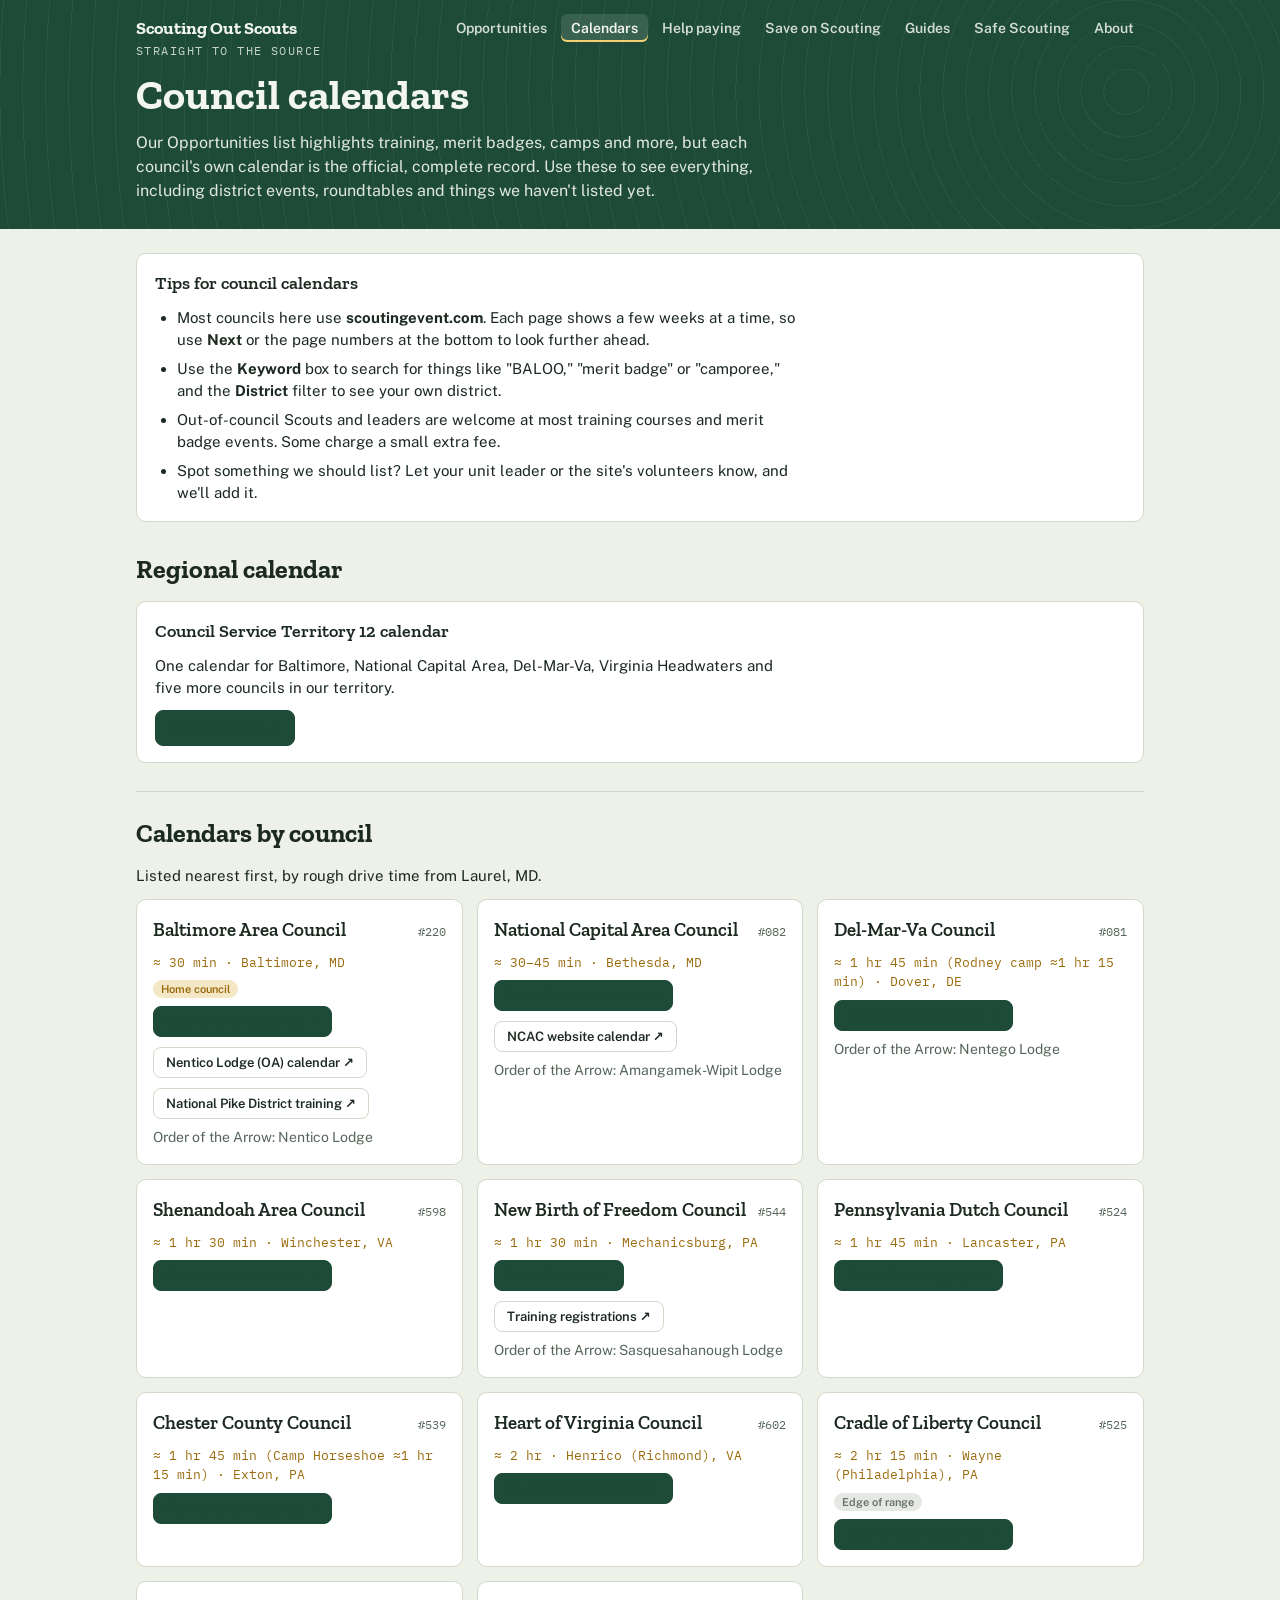
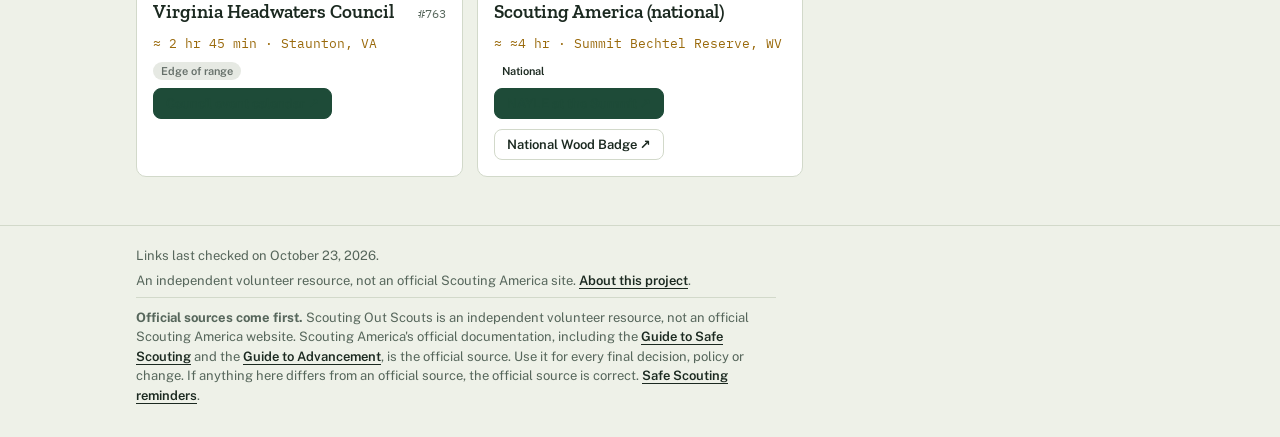
<file: calendars.html>
<!doctype html>
<html lang="en">
<head>
<meta charset="utf-8">
<meta name="viewport" content="width=device-width,initial-scale=1,viewport-fit=cover">
<title>Calendars · Scouting Out Scouts</title>
<meta name="description" content="Official event calendars for every Scouting America council within about two hours of Laurel, MD, plus the regional and Order of the Arrow lodge calendars.">
<link rel="preconnect" href="https://fonts.googleapis.com">
<link rel="preconnect" href="https://fonts.gstatic.com" crossorigin>
<link rel="stylesheet" href="https://fonts.googleapis.com/css2?family=Zilla+Slab:wght@600;700&family=Public+Sans:wght@400;500;600;700&family=IBM+Plex+Mono:wght@500;600&display=swap">
<link rel="stylesheet" href="assets/site.css">
</head>
<body>
<a class="skip" href="#main">Skip to content</a>

<header class="band page">
  <div class="wrap top">
    <nav class="sitenav" aria-label="Site">
      <a class="brand" href="index.html">Scouting Out Scouts</a>
      <ul>
        <li><a class="nav" href="index.html">Opportunities</a></li>
        <li><a class="nav" href="calendars.html" aria-current="page">Calendars</a></li>
        <li><a class="nav" href="help.html">Help paying</a></li>
        <li><a class="nav" href="save.html">Save on Scouting</a></li>
        <li><a class="nav" href="guides.html">Guides</a></li>
        <li><a class="nav" href="safety.html">Safe Scouting</a></li>
        <li><a class="nav" href="about.html">About</a></li>
      </ul>
    </nav>
  </div>
  <div class="wrap">
    <div class="eyebrow">Straight to the source</div>
    <h1>Council calendars</h1>
    <p class="lede">Our Opportunities list highlights training, merit badges, camps and more, but each council's own calendar is the official, complete record. Use these to see everything, including district events, roundtables and things we haven't listed yet.</p>
  </div>
</header>

<main id="main">
  <div class="wrap prose">

    <section>
      <div class="panel">
        <h3>Tips for council calendars</h3>
        <ul>
          <li>Most councils here use <b>scoutingevent.com</b>. Each page shows a few weeks at a time, so use <b>Next</b> or the page numbers at the bottom to look further ahead.</li>
          <li>Use the <b>Keyword</b> box to search for things like "BALOO," "merit badge" or "camporee," and the <b>District</b> filter to see your own district.</li>
          <li>Out-of-council Scouts and leaders are welcome at most training courses and merit badge events. Some charge a small extra fee.</li>
          <li>Spot something we should list? Let your unit leader or the site's volunteers know, and we'll add it.</li>
        </ul>
      </div>
    </section>

    <section id="regional">
      <h2 class="flush">Regional calendar</h2>
      <div id="regionalList" class="cols"><div class="empty">Loading…</div></div>
    </section>

    <section id="councils">
      <h2>Calendars by council</h2>
      <p>Listed nearest first, by rough drive time from Laurel, MD.</p>
      <div class="grid" id="calGrid"><div class="empty">Loading…</div></div>
    </section>

  </div>
</main>

<footer>
  <div class="wrap">
    <p id="checked"></p>
    <p>An independent volunteer resource, not an official Scouting America site. <a href="about.html">About this project</a>.</p>
      <p class="disclaimer"><b>Official sources come first.</b> Scouting Out Scouts is an independent volunteer resource, not an official Scouting America website. Scouting America's official documentation, including the <a href="https://www.scouting.org/health-and-safety/gss/" target="_blank" rel="noopener noreferrer">Guide to Safe Scouting</a> and the <a href="https://www.scouting.org/resources/guide-to-advancement/" target="_blank" rel="noopener noreferrer">Guide to Advancement</a>, is the official source. Use it for every final decision, policy or change. If anything here differs from an official source, the official source is correct. <a href="safety.html">Safe Scouting reminders</a>.</p>
  </div>
</footer>

<script src="assets/site.js"></script>
<script>
(function () {
  const { el, linkOrNote, fmtDate, loadData } = window.SOS;
  loadData().then(d => {
    const reg = document.getElementById("regionalList"); reg.textContent = "";
    (d.regionalCalendars || []).forEach(r => {
      const card = el("div", "panel");
      card.appendChild(el("h3", null, r.label));
      if (r.note) card.appendChild(el("p", null, r.note));
      const row = el("div", "btnrow"); row.appendChild(linkOrNote(r.url, "go", "Open calendar ↗")); card.appendChild(row);
      reg.appendChild(card);
    });

    const grid = document.getElementById("calGrid"); grid.textContent = "";
    d.councils.forEach(c => {
      if (!c.calendars || !c.calendars.length) return;
      const card = el("article", "council");
      const hd = el("div", "hd");
      hd.appendChild(el("h3", null, c.name));
      if (c.number) hd.appendChild(el("span", "num", "#" + c.number));
      card.appendChild(hd);
      card.appendChild(el("div", "drive", "≈ " + c.drive + " · " + c.hq));
      if (c.home || c.edge || c.national) {
        const t = el("div", "tags");
        if (c.home) t.appendChild(el("span", "pill home", "Home council"));
        if (c.edge) t.appendChild(el("span", "pill tba", "Edge of range"));
        if (c.national) t.appendChild(el("span", "pill tent", "National"));
        card.appendChild(t);
      }
      const row = el("div", "btnrow");
      c.calendars.forEach((l, i) => row.appendChild(linkOrNote(l.url, "go small" + (i ? " ghost" : ""), l.label + " ↗")));
      card.appendChild(row);
      if (c.lodge) card.appendChild(el("p", "small", "Order of the Arrow: " + c.lodge));
      grid.appendChild(card);
    });
    document.getElementById("checked").textContent = "Links last checked on " + fmtDate(d.lastChecked) + ".";
  }).catch(() => {
    const grid = document.getElementById("calGrid"); grid.textContent = "";
    grid.appendChild(el("div", "empty", "The calendar list didn't load. Refresh the page to try again."));
  });
})();
</script>
</body>
</html>
</file>
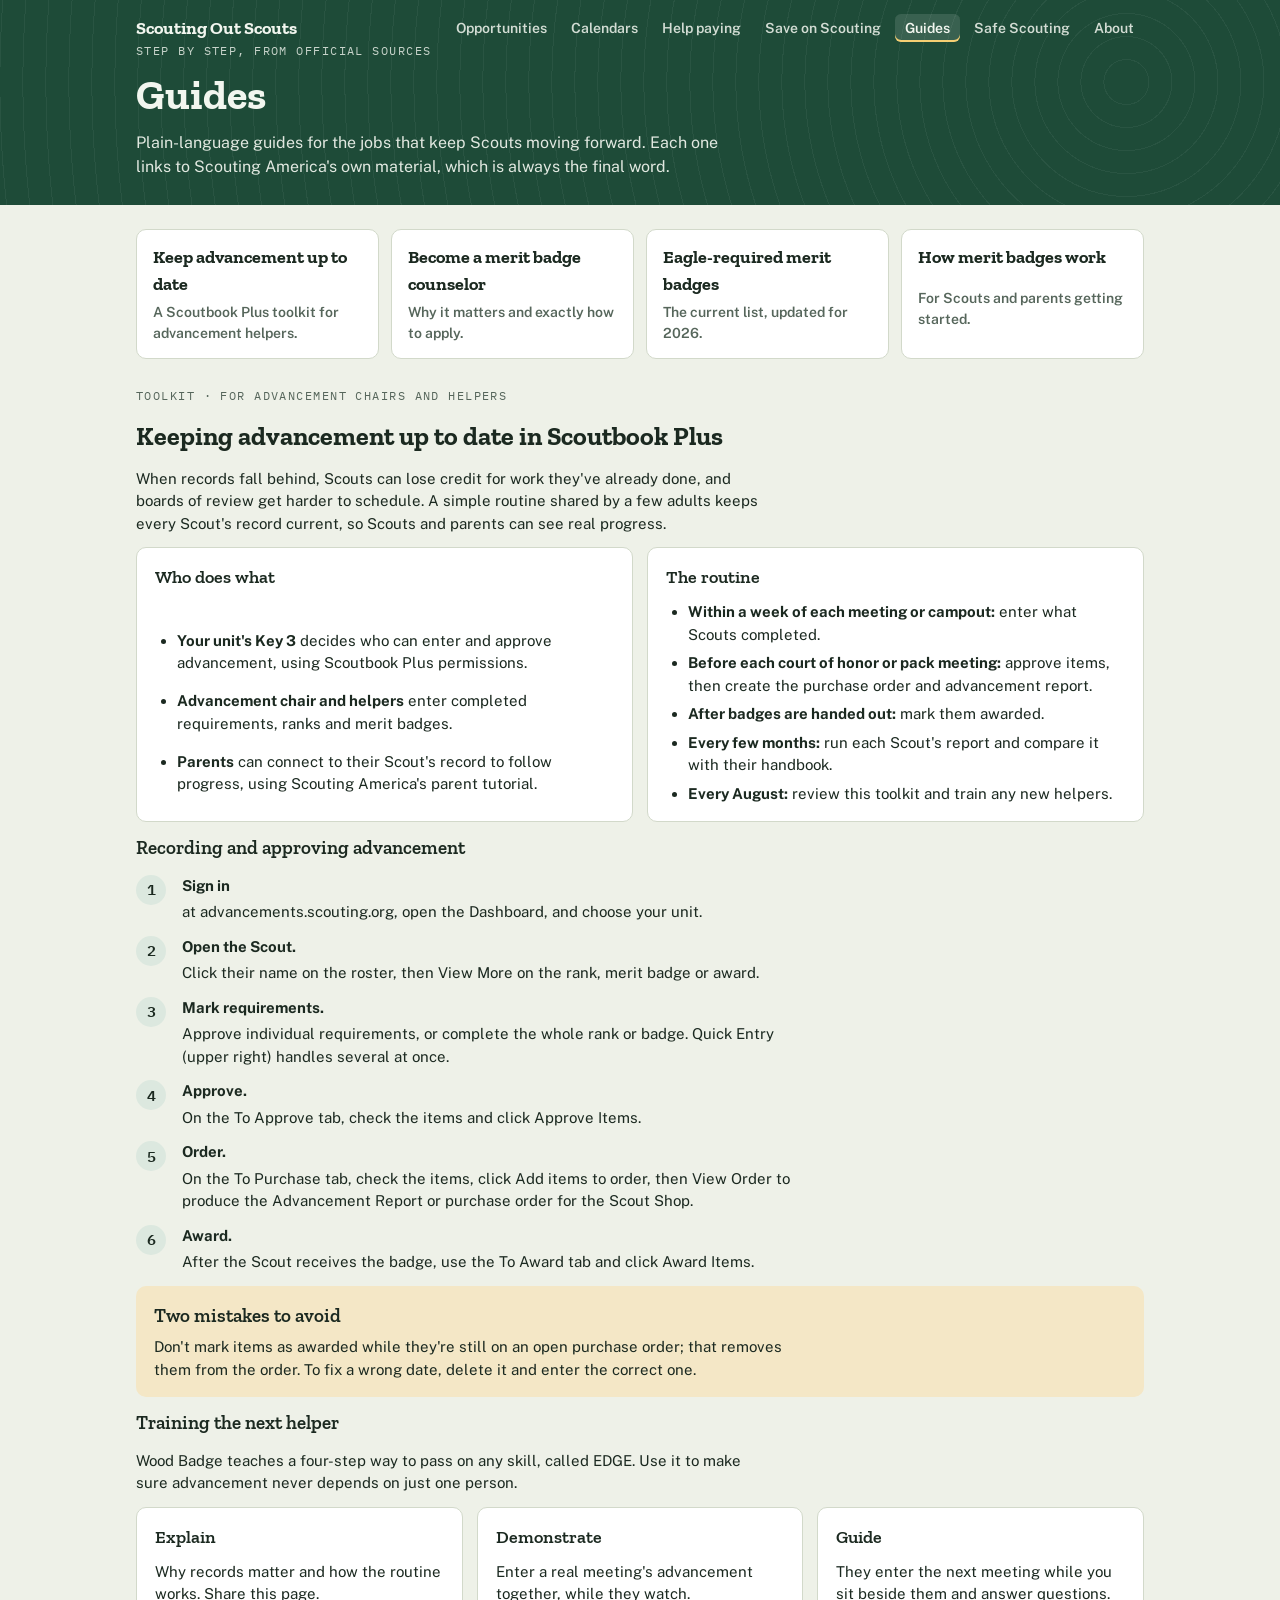
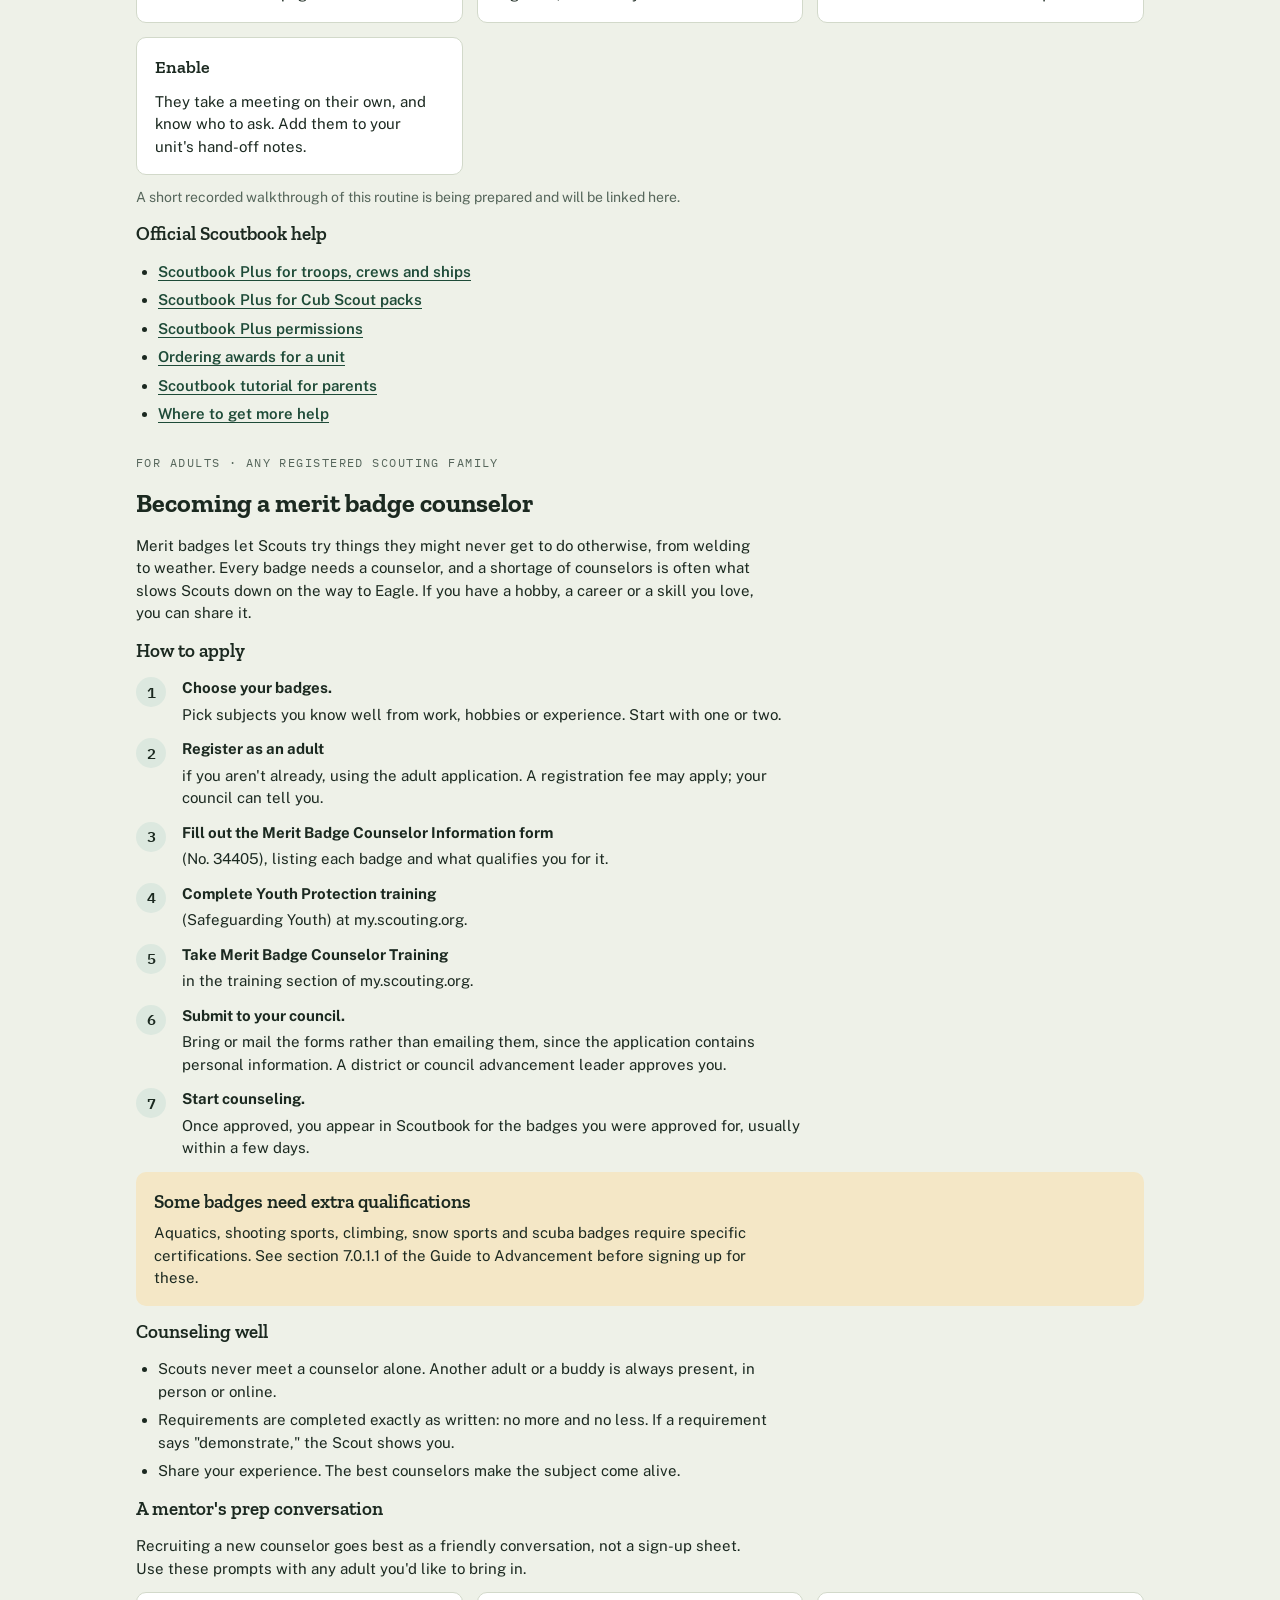
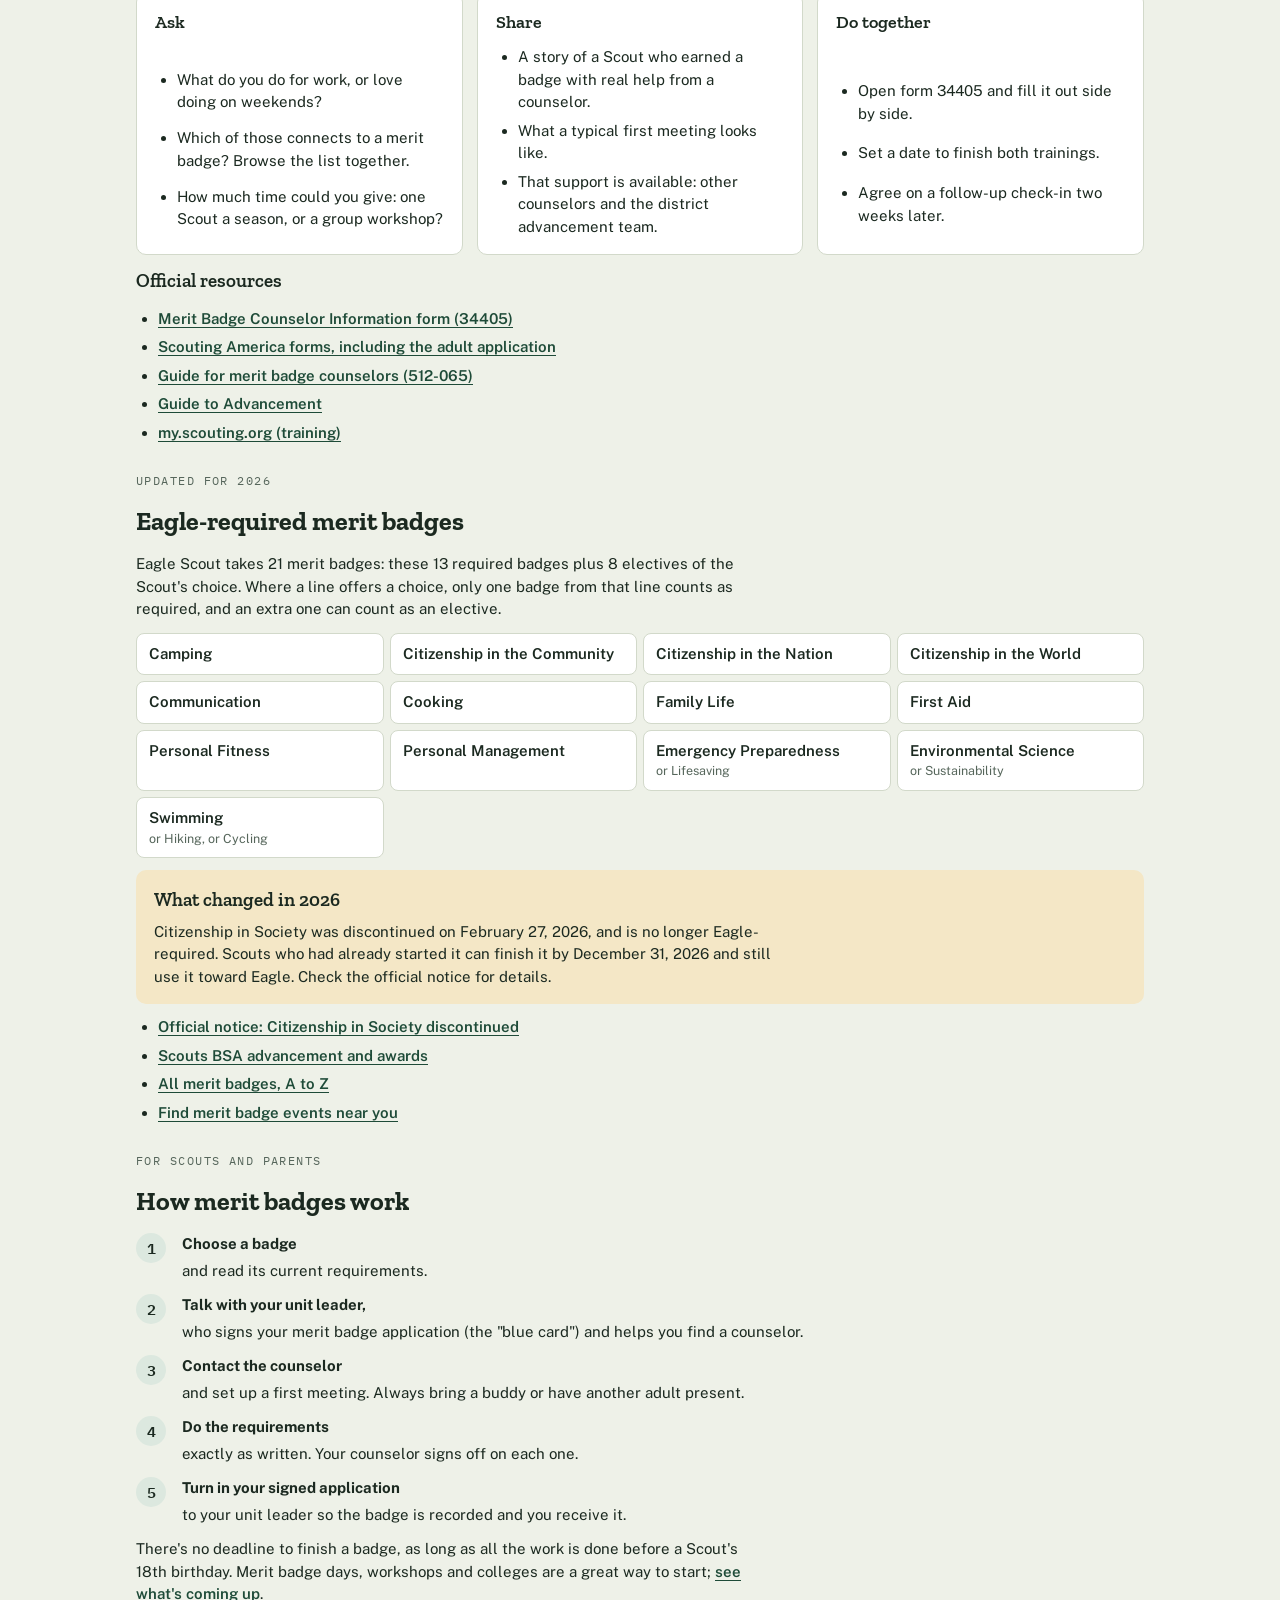
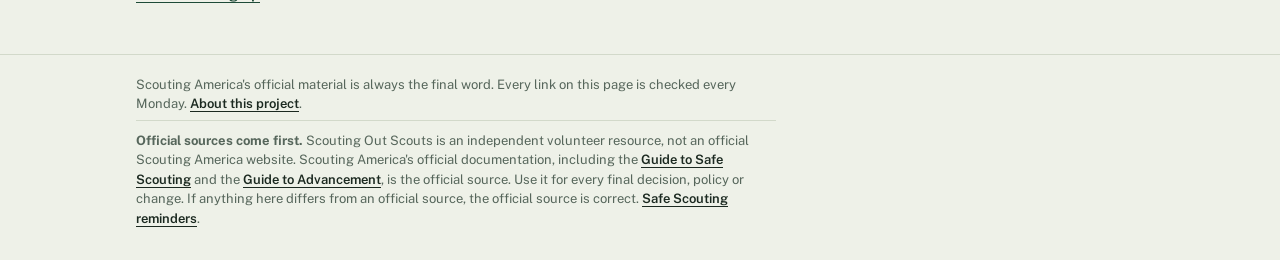
<file: guides.html>
<!doctype html>
<html lang="en">
<head>
<meta charset="utf-8">
<meta name="viewport" content="width=device-width,initial-scale=1,viewport-fit=cover">
<title>Guides · Scouting Out Scouts</title>
<meta name="description" content="Step-by-step guides: keeping advancement up to date in Scoutbook Plus, becoming a merit badge counselor, and the Eagle-required merit badges.">
<link rel="preconnect" href="https://fonts.googleapis.com">
<link rel="preconnect" href="https://fonts.gstatic.com" crossorigin>
<link rel="stylesheet" href="https://fonts.googleapis.com/css2?family=Zilla+Slab:wght@600;700&family=Public+Sans:wght@400;500;600;700&family=IBM+Plex+Mono:wght@500;600&display=swap">
<link rel="stylesheet" href="assets/site.css">
</head>
<body>
<a class="skip" href="#main">Skip to content</a>

<header class="band page">
  <div class="wrap top">
    <nav class="sitenav" aria-label="Site">
      <a class="brand" href="index.html">Scouting Out Scouts</a>
      <ul>
        <li><a class="nav" href="index.html">Opportunities</a></li>
        <li><a class="nav" href="calendars.html">Calendars</a></li>
        <li><a class="nav" href="help.html">Help paying</a></li>
        <li><a class="nav" href="save.html">Save on Scouting</a></li>
        <li><a class="nav" href="guides.html" aria-current="page">Guides</a></li>
        <li><a class="nav" href="safety.html">Safe Scouting</a></li>
        <li><a class="nav" href="about.html">About</a></li>
      </ul>
    </nav>
  </div>
  <div class="wrap">
    <div class="eyebrow">Step by step, from official sources</div>
    <h1>Guides</h1>
    <p class="lede">Plain-language guides for the jobs that keep Scouts moving forward. Each one links to Scouting America's own material, which is always the final word.</p>
  </div>
</header>

<main id="main">
  <div class="wrap prose">

    <section>
      <div class="start">
        <a href="#scoutbook"><b>Keep advancement up to date</b><span>A Scoutbook Plus toolkit for advancement helpers.</span></a>
        <a href="#counselor"><b>Become a merit badge counselor</b><span>Why it matters and exactly how to apply.</span></a>
        <a href="#eagle"><b>Eagle-required merit badges</b><span>The current list, updated for 2026.</span></a>
        <a href="#meritbadges"><b>How merit badges work</b><span>For Scouts and parents getting started.</span></a>
      </div>
    </section>

    <!-- ===================== Scoutbook toolkit ===================== -->
    <section id="scoutbook">
      <span class="eyebrow-dark">Toolkit · for advancement chairs and helpers</span>
      <h2 class="flush">Keeping advancement up to date in Scoutbook Plus</h2>
      <p>When records fall behind, Scouts can lose credit for work they've already done, and boards of review get harder to schedule. A simple routine shared by a few adults keeps every Scout's record current, so Scouts and parents can see real progress.</p>

      <div class="cols">
        <div class="panel">
          <h3>Who does what</h3>
          <ul>
            <li><b>Your unit's Key 3</b> decides who can enter and approve advancement, using Scoutbook Plus permissions.</li>
            <li><b>Advancement chair and helpers</b> enter completed requirements, ranks and merit badges.</li>
            <li><b>Parents</b> can connect to their Scout's record to follow progress, using Scouting America's parent tutorial.</li>
          </ul>
        </div>
        <div class="panel">
          <h3>The routine</h3>
          <ul>
            <li><b>Within a week of each meeting or campout:</b> enter what Scouts completed.</li>
            <li><b>Before each court of honor or pack meeting:</b> approve items, then create the purchase order and advancement report.</li>
            <li><b>After badges are handed out:</b> mark them awarded.</li>
            <li><b>Every few months:</b> run each Scout's report and compare it with their handbook.</li>
            <li><b>Every August:</b> review this toolkit and train any new helpers.</li>
          </ul>
        </div>
      </div>

      <h3>Recording and approving advancement</h3>
      <ol class="numbered">
        <li><div><b>Sign in</b><span>at advancements.scouting.org, open the Dashboard, and choose your unit.</span></div></li>
        <li><div><b>Open the Scout.</b><span>Click their name on the roster, then View More on the rank, merit badge or award.</span></div></li>
        <li><div><b>Mark requirements.</b><span>Approve individual requirements, or complete the whole rank or badge. Quick Entry (upper right) handles several at once.</span></div></li>
        <li><div><b>Approve.</b><span>On the To Approve tab, check the items and click Approve Items.</span></div></li>
        <li><div><b>Order.</b><span>On the To Purchase tab, check the items, click Add items to order, then View Order to produce the Advancement Report or purchase order for the Scout Shop.</span></div></li>
        <li><div><b>Award.</b><span>After the Scout receives the badge, use the To Award tab and click Award Items.</span></div></li>
      </ol>
      <div class="callout">
        <h3>Two mistakes to avoid</h3>
        <p>Don't mark items as awarded while they're still on an open purchase order; that removes them from the order. To fix a wrong date, delete it and enter the correct one.</p>
      </div>

      <h3>Training the next helper</h3>
      <p>Wood Badge teaches a four-step way to pass on any skill, called EDGE. Use it to make sure advancement never depends on just one person.</p>
      <div class="cols">
        <div class="panel"><h3>Explain</h3><p>Why records matter and how the routine works. Share this page.</p></div>
        <div class="panel"><h3>Demonstrate</h3><p>Enter a real meeting's advancement together, while they watch.</p></div>
        <div class="panel"><h3>Guide</h3><p>They enter the next meeting while you sit beside them and answer questions.</p></div>
        <div class="panel"><h3>Enable</h3><p>They take a meeting on their own, and know who to ask. Add them to your unit's hand-off notes.</p></div>
      </div>
      <p class="small">A short recorded walkthrough of this routine is being prepared and will be linked here.</p>

      <h3>Official Scoutbook help</h3>
      <ul>
        <li><a href="https://help.scoutbook.scouting.org/knowledge-base/getting-a-unit-started-in-scoutbook/" target="_blank" rel="noopener noreferrer">Scoutbook Plus for troops, crews and ships</a></li>
        <li><a href="https://help.scoutbook.scouting.org/knowledge-base/introduction-to-scoutbook-plus-for-cub-scout-packs/" target="_blank" rel="noopener noreferrer">Scoutbook Plus for Cub Scout packs</a></li>
        <li><a href="https://help.scoutbook.scouting.org/knowledge-base/scoutbook-plus-permissions/" target="_blank" rel="noopener noreferrer">Scoutbook Plus permissions</a></li>
        <li><a href="https://help.scoutbook.scouting.org/knowledge-base/scoutbook-plus-ordering-awards-for-a-unit/" target="_blank" rel="noopener noreferrer">Ordering awards for a unit</a></li>
        <li><a href="https://help.scoutbook.scouting.org/knowledge-base/scoutbook-tutorial-for-parents/" target="_blank" rel="noopener noreferrer">Scoutbook tutorial for parents</a></li>
        <li><a href="https://help.scoutbook.scouting.org/knowledge-base/where-can-i-get-help-with-internet-advancement-2-0-ia2/" target="_blank" rel="noopener noreferrer">Where to get more help</a></li>
      </ul>
    </section>

    <!-- ===================== Counselor ===================== -->
    <section id="counselor">
      <span class="eyebrow-dark">For adults · any registered Scouting family</span>
      <h2 class="flush">Becoming a merit badge counselor</h2>
      <p>Merit badges let Scouts try things they might never get to do otherwise, from welding to weather. Every badge needs a counselor, and a shortage of counselors is often what slows Scouts down on the way to Eagle. If you have a hobby, a career or a skill you love, you can share it.</p>

      <h3>How to apply</h3>
      <ol class="numbered">
        <li><div><b>Choose your badges.</b><span>Pick subjects you know well from work, hobbies or experience. Start with one or two.</span></div></li>
        <li><div><b>Register as an adult</b><span>if you aren't already, using the adult application. A registration fee may apply; your council can tell you.</span></div></li>
        <li><div><b>Fill out the Merit Badge Counselor Information form</b><span>(No. 34405), listing each badge and what qualifies you for it.</span></div></li>
        <li><div><b>Complete Youth Protection training</b><span>(Safeguarding Youth) at my.scouting.org.</span></div></li>
        <li><div><b>Take Merit Badge Counselor Training</b><span>in the training section of my.scouting.org.</span></div></li>
        <li><div><b>Submit to your council.</b><span>Bring or mail the forms rather than emailing them, since the application contains personal information. A district or council advancement leader approves you.</span></div></li>
        <li><div><b>Start counseling.</b><span>Once approved, you appear in Scoutbook for the badges you were approved for, usually within a few days.</span></div></li>
      </ol>
      <div class="callout">
        <h3>Some badges need extra qualifications</h3>
        <p>Aquatics, shooting sports, climbing, snow sports and scuba badges require specific certifications. See section 7.0.1.1 of the Guide to Advancement before signing up for these.</p>
      </div>

      <h3>Counseling well</h3>
      <ul>
        <li>Scouts never meet a counselor alone. Another adult or a buddy is always present, in person or online.</li>
        <li>Requirements are completed exactly as written: no more and no less. If a requirement says "demonstrate," the Scout shows you.</li>
        <li>Share your experience. The best counselors make the subject come alive.</li>
      </ul>

      <h3>A mentor's prep conversation</h3>
      <p>Recruiting a new counselor goes best as a friendly conversation, not a sign-up sheet. Use these prompts with any adult you'd like to bring in.</p>
      <div class="cols">
        <div class="panel">
          <h3>Ask</h3>
          <ul>
            <li>What do you do for work, or love doing on weekends?</li>
            <li>Which of those connects to a merit badge? Browse the list together.</li>
            <li>How much time could you give: one Scout a season, or a group workshop?</li>
          </ul>
        </div>
        <div class="panel">
          <h3>Share</h3>
          <ul>
            <li>A story of a Scout who earned a badge with real help from a counselor.</li>
            <li>What a typical first meeting looks like.</li>
            <li>That support is available: other counselors and the district advancement team.</li>
          </ul>
        </div>
        <div class="panel">
          <h3>Do together</h3>
          <ul>
            <li>Open form 34405 and fill it out side by side.</li>
            <li>Set a date to finish both trainings.</li>
            <li>Agree on a follow-up check-in two weeks later.</li>
          </ul>
        </div>
      </div>

      <h3>Official resources</h3>
      <ul>
        <li><a href="https://filestore.scouting.org/filestore/pdf/34405.pdf" target="_blank" rel="noopener noreferrer">Merit Badge Counselor Information form (34405)</a></li>
        <li><a href="https://www.scouting.org/resources/forms/" target="_blank" rel="noopener noreferrer">Scouting America forms, including the adult application</a></li>
        <li><a href="https://filestore.scouting.org/filestore/pdf/512-065.pdf" target="_blank" rel="noopener noreferrer">Guide for merit badge counselors (512-065)</a></li>
        <li><a href="https://www.scouting.org/resources/guide-to-advancement/" target="_blank" rel="noopener noreferrer">Guide to Advancement</a></li>
        <li><a href="https://my.scouting.org/" target="_blank" rel="noopener noreferrer">my.scouting.org (training)</a></li>
      </ul>
    </section>

    <!-- ===================== Eagle ===================== -->
    <section id="eagle">
      <span class="eyebrow-dark">Updated for 2026</span>
      <h2 class="flush">Eagle-required merit badges</h2>
      <p>Eagle Scout takes 21 merit badges: these 13 required badges plus 8 electives of the Scout's choice. Where a line offers a choice, only one badge from that line counts as required, and an extra one can count as an elective.</p>
      <ul class="badges">
        <li>Camping</li>
        <li>Citizenship in the Community</li>
        <li>Citizenship in the Nation</li>
        <li>Citizenship in the World</li>
        <li>Communication</li>
        <li>Cooking</li>
        <li>Family Life</li>
        <li>First Aid</li>
        <li>Personal Fitness</li>
        <li>Personal Management</li>
        <li>Emergency Preparedness <small>or Lifesaving</small></li>
        <li>Environmental Science <small>or Sustainability</small></li>
        <li>Swimming <small>or Hiking, or Cycling</small></li>
      </ul>
      <div class="callout">
        <h3>What changed in 2026</h3>
        <p>Citizenship in Society was discontinued on February 27, 2026, and is no longer Eagle-required. Scouts who had already started it can finish it by December 31, 2026 and still use it toward Eagle. Check the official notice for details.</p>
      </div>
      <ul>
        <li><a href="https://www.scouting.org/program-updates/citizenship-in-society-merit-badge-discontinuance/" target="_blank" rel="noopener noreferrer">Official notice: Citizenship in Society discontinued</a></li>
        <li><a href="https://www.scouting.org/programs/scouts-bsa/advancement-and-awards/" target="_blank" rel="noopener noreferrer">Scouts BSA advancement and awards</a></li>
        <li><a href="https://www.scouting.org/skills/merit-badges/all/" target="_blank" rel="noopener noreferrer">All merit badges, A to Z</a></li>
        <li><a href="index.html">Find merit badge events near you</a></li>
      </ul>
    </section>

    <!-- ===================== How merit badges work ===================== -->
    <section id="meritbadges">
      <span class="eyebrow-dark">For Scouts and parents</span>
      <h2 class="flush">How merit badges work</h2>
      <ol class="numbered">
        <li><div><b>Choose a badge</b><span>and read its current requirements.</span></div></li>
        <li><div><b>Talk with your unit leader,</b><span>who signs your merit badge application (the "blue card") and helps you find a counselor.</span></div></li>
        <li><div><b>Contact the counselor</b><span>and set up a first meeting. Always bring a buddy or have another adult present.</span></div></li>
        <li><div><b>Do the requirements</b><span>exactly as written. Your counselor signs off on each one.</span></div></li>
        <li><div><b>Turn in your signed application</b><span>to your unit leader so the badge is recorded and you receive it.</span></div></li>
      </ol>
      <p>There's no deadline to finish a badge, as long as all the work is done before a Scout's 18th birthday. Merit badge days, workshops and colleges are a great way to start; <a href="index.html">see what's coming up</a>.</p>
    </section>

  </div>
</main>

<footer>
  <div class="wrap">
    <p>Scouting America's official material is always the final word. Every link on this page is checked every Monday. <a href="about.html">About this project</a>.</p>
      <p class="disclaimer"><b>Official sources come first.</b> Scouting Out Scouts is an independent volunteer resource, not an official Scouting America website. Scouting America's official documentation, including the <a href="https://www.scouting.org/health-and-safety/gss/" target="_blank" rel="noopener noreferrer">Guide to Safe Scouting</a> and the <a href="https://www.scouting.org/resources/guide-to-advancement/" target="_blank" rel="noopener noreferrer">Guide to Advancement</a>, is the official source. Use it for every final decision, policy or change. If anything here differs from an official source, the official source is correct. <a href="safety.html">Safe Scouting reminders</a>.</p>
  </div>
</footer>
</body>
</html>
</file>
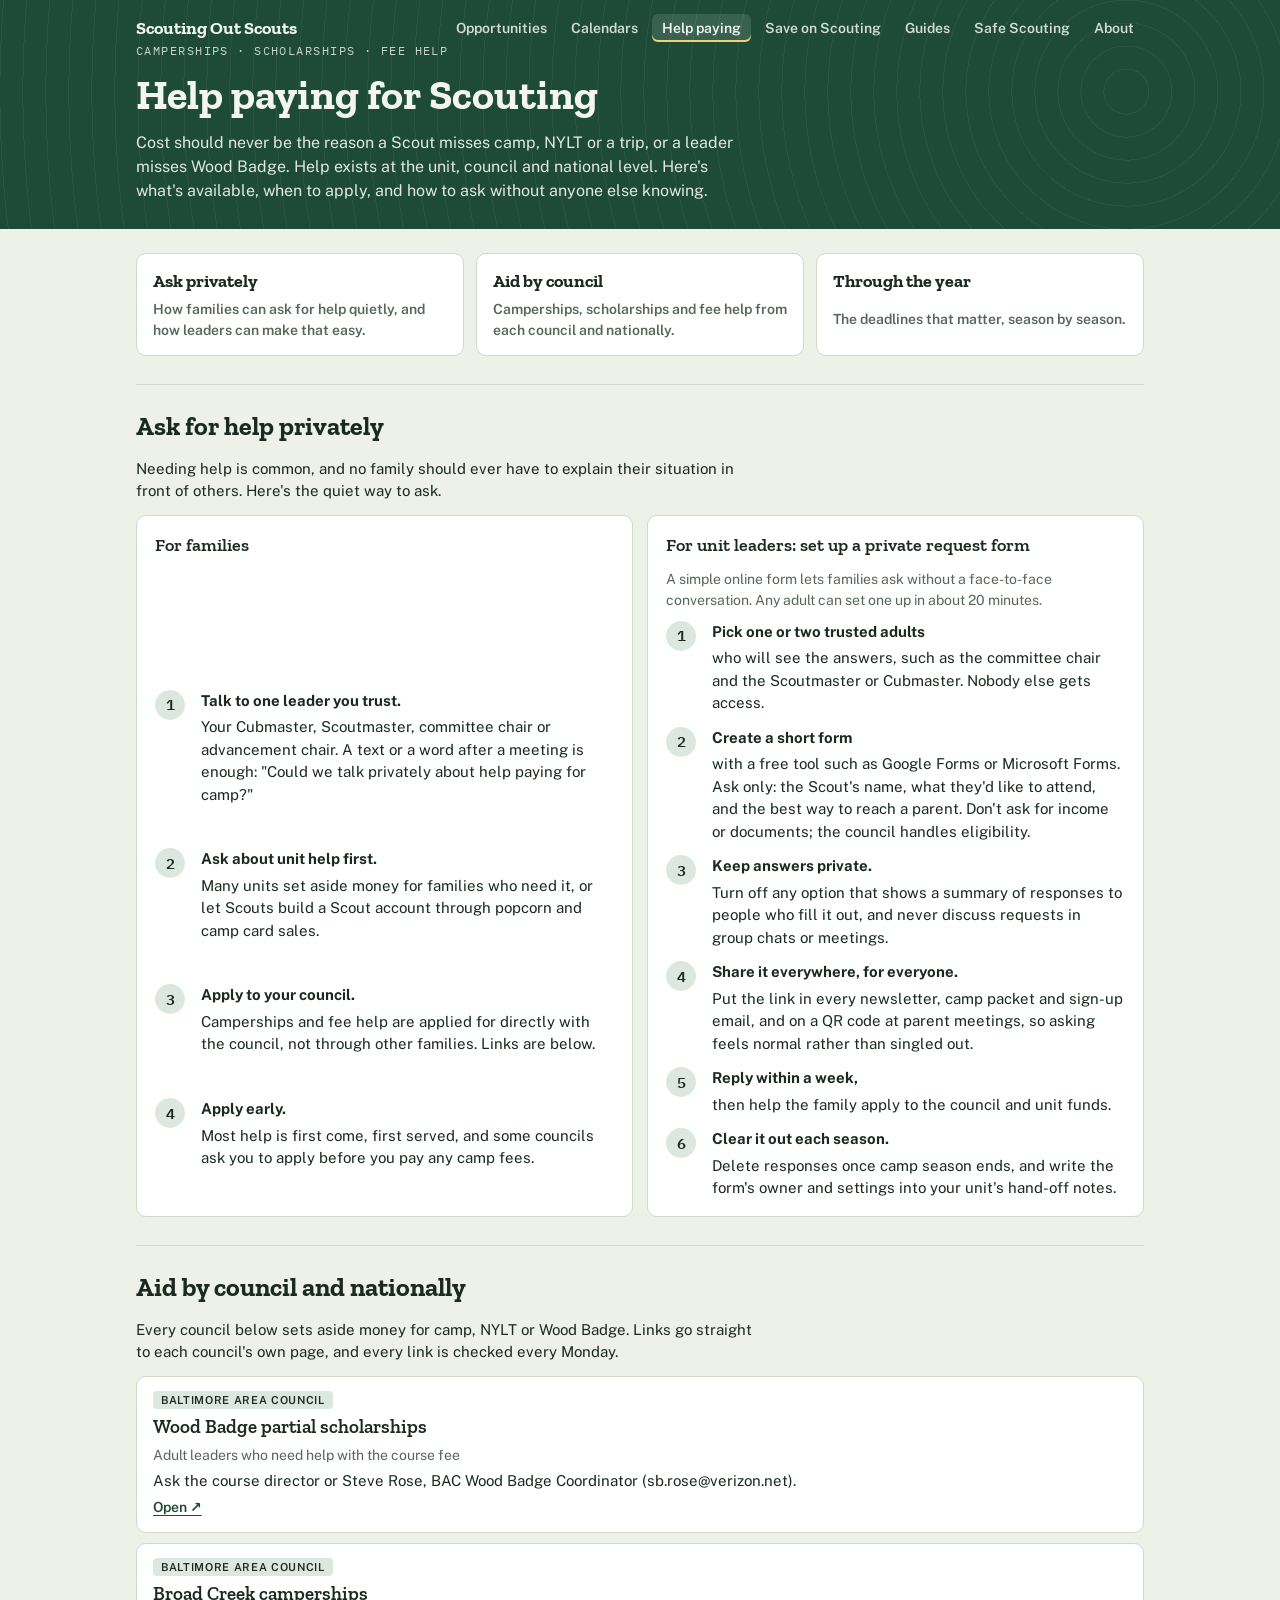
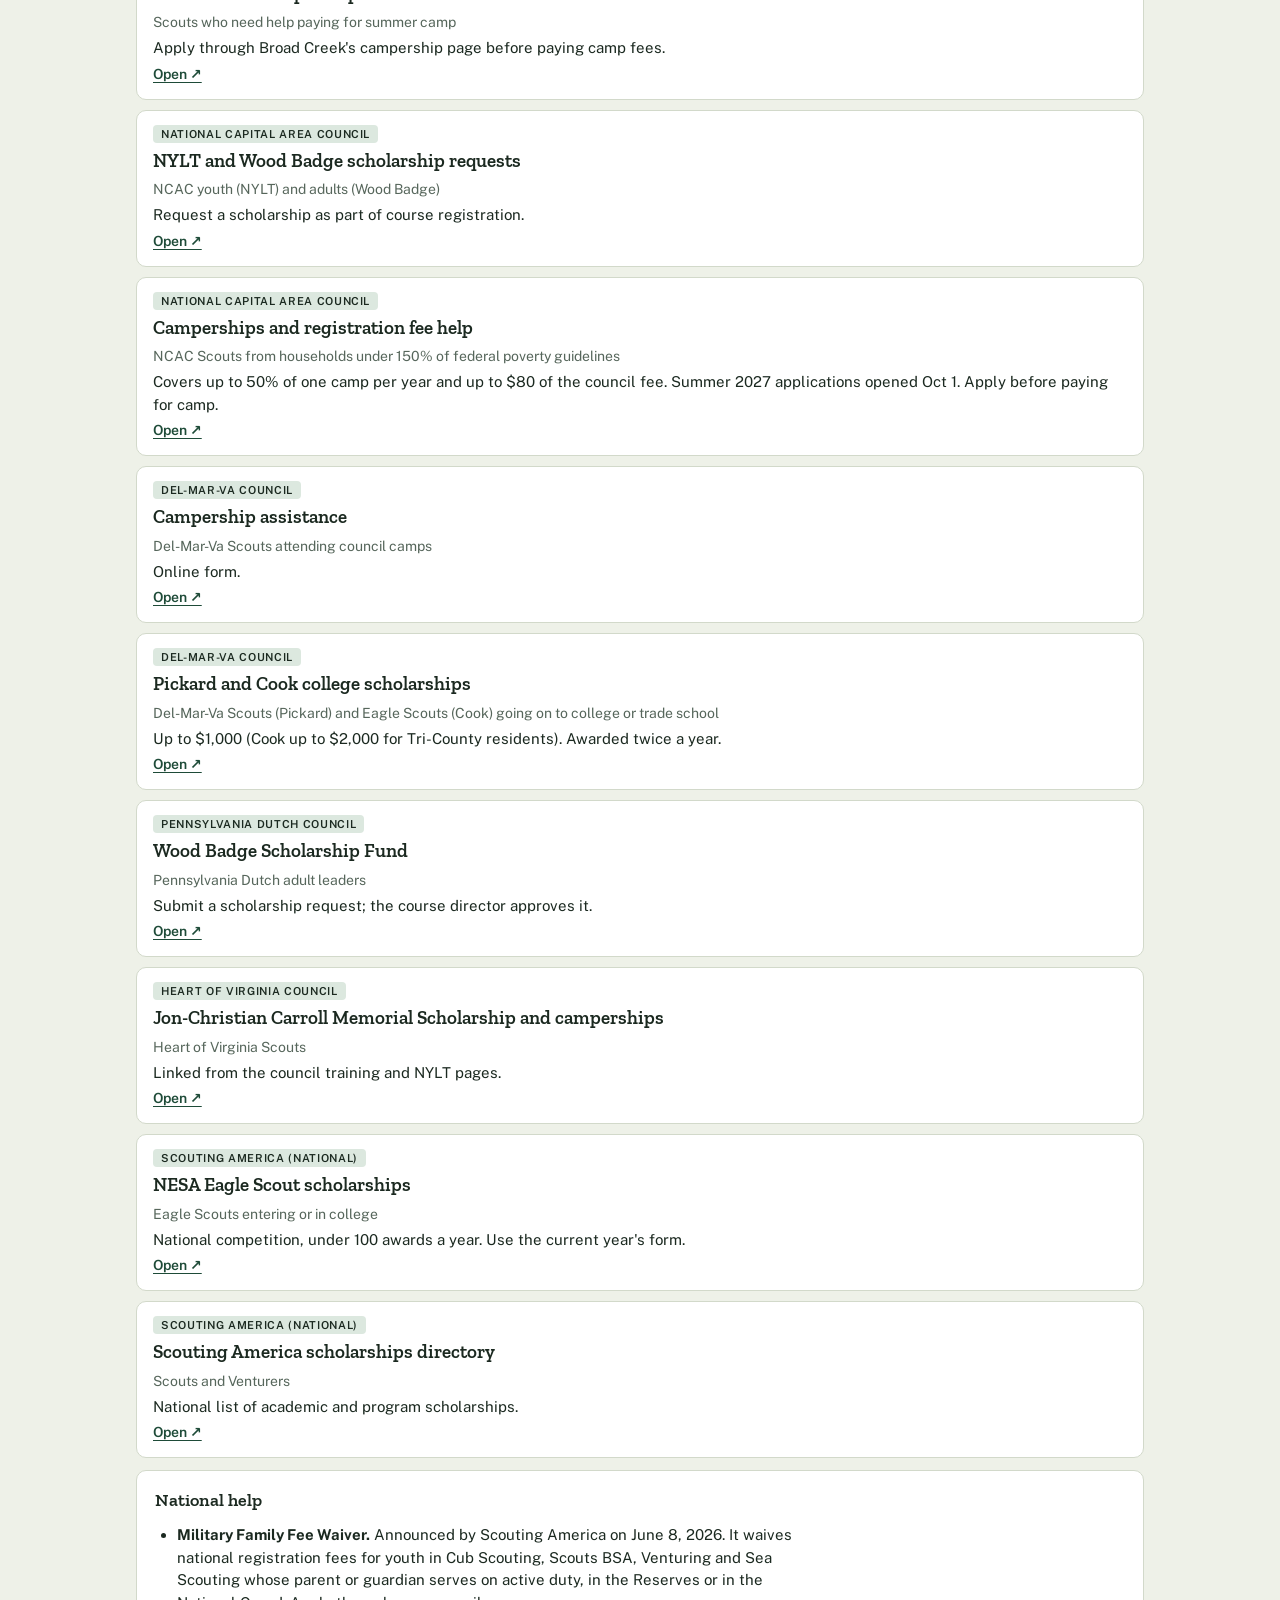
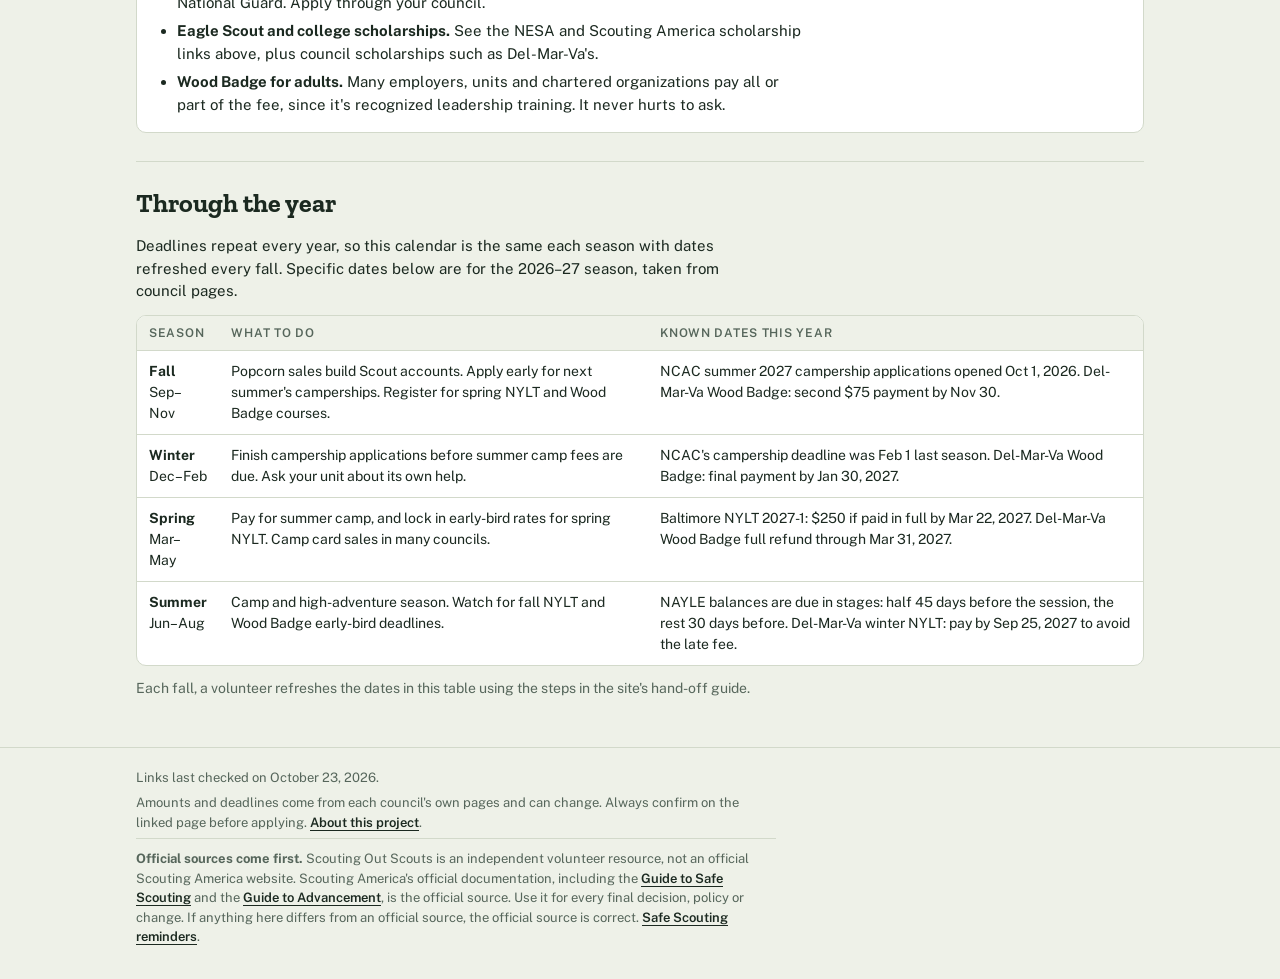
<file: help.html>
<!doctype html>
<html lang="en">
<head>
<meta charset="utf-8">
<meta name="viewport" content="width=device-width,initial-scale=1,viewport-fit=cover">
<title>Help Paying · Scouting Out Scouts</title>
<meta name="description" content="Camperships, scholarships and fee help for Scouting families near Laurel, MD, with a yearly deadline calendar and a private way to ask for help.">
<link rel="preconnect" href="https://fonts.googleapis.com">
<link rel="preconnect" href="https://fonts.gstatic.com" crossorigin>
<link rel="stylesheet" href="https://fonts.googleapis.com/css2?family=Zilla+Slab:wght@600;700&family=Public+Sans:wght@400;500;600;700&family=IBM+Plex+Mono:wght@500;600&display=swap">
<link rel="stylesheet" href="assets/site.css">
</head>
<body>
<a class="skip" href="#main">Skip to content</a>

<header class="band page">
  <div class="wrap top">
    <nav class="sitenav" aria-label="Site">
      <a class="brand" href="index.html">Scouting Out Scouts</a>
      <ul>
        <li><a class="nav" href="index.html">Opportunities</a></li>
        <li><a class="nav" href="calendars.html">Calendars</a></li>
        <li><a class="nav" href="help.html" aria-current="page">Help paying</a></li>
        <li><a class="nav" href="save.html">Save on Scouting</a></li>
        <li><a class="nav" href="guides.html">Guides</a></li>
        <li><a class="nav" href="safety.html">Safe Scouting</a></li>
        <li><a class="nav" href="about.html">About</a></li>
      </ul>
    </nav>
  </div>
  <div class="wrap">
    <div class="eyebrow">Camperships · scholarships · fee help</div>
    <h1>Help paying for Scouting</h1>
    <p class="lede">Cost should never be the reason a Scout misses camp, NYLT or a trip, or a leader misses Wood Badge. Help exists at the unit, council and national level. Here's what's available, when to apply, and how to ask without anyone else knowing.</p>
  </div>
</header>

<main id="main">
  <div class="wrap prose">

    <section>
      <div class="start">
        <a href="#ask"><b>Ask privately</b><span>How families can ask for help quietly, and how leaders can make that easy.</span></a>
        <a href="#aid"><b>Aid by council</b><span>Camperships, scholarships and fee help from each council and nationally.</span></a>
        <a href="#calendar"><b>Through the year</b><span>The deadlines that matter, season by season.</span></a>
      </div>
    </section>

    <section id="ask">
      <h2>Ask for help privately</h2>
      <p>Needing help is common, and no family should ever have to explain their situation in front of others. Here's the quiet way to ask.</p>
      <div class="cols">
        <div class="panel">
          <h3>For families</h3>
          <ol class="numbered">
            <li><div><b>Talk to one leader you trust.</b><span>Your Cubmaster, Scoutmaster, committee chair or advancement chair. A text or a word after a meeting is enough: "Could we talk privately about help paying for camp?"</span></div></li>
            <li><div><b>Ask about unit help first.</b><span>Many units set aside money for families who need it, or let Scouts build a Scout account through popcorn and camp card sales.</span></div></li>
            <li><div><b>Apply to your council.</b><span>Camperships and fee help are applied for directly with the council, not through other families. Links are below.</span></div></li>
            <li><div><b>Apply early.</b><span>Most help is first come, first served, and some councils ask you to apply before you pay any camp fees.</span></div></li>
          </ol>
        </div>
        <div class="panel">
          <h3>For unit leaders: set up a private request form</h3>
          <p class="small">A simple online form lets families ask without a face-to-face conversation. Any adult can set one up in about 20 minutes.</p>
          <ol class="numbered">
            <li><div><b>Pick one or two trusted adults</b><span>who will see the answers, such as the committee chair and the Scoutmaster or Cubmaster. Nobody else gets access.</span></div></li>
            <li><div><b>Create a short form</b><span>with a free tool such as Google Forms or Microsoft Forms. Ask only: the Scout's name, what they'd like to attend, and the best way to reach a parent. Don't ask for income or documents; the council handles eligibility.</span></div></li>
            <li><div><b>Keep answers private.</b><span>Turn off any option that shows a summary of responses to people who fill it out, and never discuss requests in group chats or meetings.</span></div></li>
            <li><div><b>Share it everywhere, for everyone.</b><span>Put the link in every newsletter, camp packet and sign-up email, and on a QR code at parent meetings, so asking feels normal rather than singled out.</span></div></li>
            <li><div><b>Reply within a week,</b><span>then help the family apply to the council and unit funds.</span></div></li>
            <li><div><b>Clear it out each season.</b><span>Delete responses once camp season ends, and write the form's owner and settings into your unit's hand-off notes.</span></div></li>
          </ol>
        </div>
      </div>
    </section>

    <section id="aid">
      <h2>Aid by council and nationally</h2>
      <p>Every council below sets aside money for camp, NYLT or Wood Badge. Links go straight to each council's own page, and every link is checked every Monday.</p>
      <div class="aid" id="aidList"><div class="empty">Loading…</div></div>
      <div class="panel">
        <h3>National help</h3>
        <ul>
          <li><b>Military Family Fee Waiver.</b> Announced by Scouting America on June 8, 2026. It waives national registration fees for youth in Cub Scouting, Scouts BSA, Venturing and Sea Scouting whose parent or guardian serves on active duty, in the Reserves or in the National Guard. Apply through your council.</li>
          <li><b>Eagle Scout and college scholarships.</b> See the NESA and Scouting America scholarship links above, plus council scholarships such as Del-Mar-Va's.</li>
          <li><b>Wood Badge for adults.</b> Many employers, units and chartered organizations pay all or part of the fee, since it's recognized leadership training. It never hurts to ask.</li>
        </ul>
      </div>
    </section>

    <section id="calendar">
      <h2>Through the year</h2>
      <p>Deadlines repeat every year, so this calendar is the same each season with dates refreshed every fall. Specific dates below are for the 2026–27 season, taken from council pages.</p>
      <div class="tablewrap">
        <table class="simple">
          <thead><tr><th>Season</th><th>What to do</th><th>Known dates this year</th></tr></thead>
          <tbody>
            <tr>
              <td><b>Fall</b><br>Sep–Nov</td>
              <td>Popcorn sales build Scout accounts. Apply early for next summer's camperships. Register for spring NYLT and Wood Badge courses.</td>
              <td>NCAC summer 2027 campership applications opened Oct 1, 2026. Del-Mar-Va Wood Badge: second $75 payment by Nov 30.</td>
            </tr>
            <tr>
              <td><b>Winter</b><br>Dec–Feb</td>
              <td>Finish campership applications before summer camp fees are due. Ask your unit about its own help.</td>
              <td>NCAC's campership deadline was Feb 1 last season. Del-Mar-Va Wood Badge: final payment by Jan 30, 2027.</td>
            </tr>
            <tr>
              <td><b>Spring</b><br>Mar–May</td>
              <td>Pay for summer camp, and lock in early-bird rates for spring NYLT. Camp card sales in many councils.</td>
              <td>Baltimore NYLT 2027-1: $250 if paid in full by Mar 22, 2027. Del-Mar-Va Wood Badge full refund through Mar 31, 2027.</td>
            </tr>
            <tr>
              <td><b>Summer</b><br>Jun–Aug</td>
              <td>Camp and high-adventure season. Watch for fall NYLT and Wood Badge early-bird deadlines.</td>
              <td>NAYLE balances are due in stages: half 45 days before the session, the rest 30 days before. Del-Mar-Va winter NYLT: pay by Sep 25, 2027 to avoid the late fee.</td>
            </tr>
          </tbody>
        </table>
      </div>
      <p class="small">Each fall, a volunteer refreshes the dates in this table using the steps in the site's hand-off guide.</p>
    </section>

  </div>
</main>

<footer>
  <div class="wrap">
    <p id="checked"></p>
    <p>Amounts and deadlines come from each council's own pages and can change. Always confirm on the linked page before applying. <a href="about.html">About this project</a>.</p>
      <p class="disclaimer"><b>Official sources come first.</b> Scouting Out Scouts is an independent volunteer resource, not an official Scouting America website. Scouting America's official documentation, including the <a href="https://www.scouting.org/health-and-safety/gss/" target="_blank" rel="noopener noreferrer">Guide to Safe Scouting</a> and the <a href="https://www.scouting.org/resources/guide-to-advancement/" target="_blank" rel="noopener noreferrer">Guide to Advancement</a>, is the official source. Use it for every final decision, policy or change. If anything here differs from an official source, the official source is correct. <a href="safety.html">Safe Scouting reminders</a>.</p>
  </div>
</footer>

<script src="assets/site.js"></script>
<script>
(function () {
  const { el, linkOrNote, fmtDate, loadData } = window.SOS;
  loadData().then(d => {
    const councils = {}; d.councils.forEach(c => councils[c.id] = c);
    const box = document.getElementById("aidList"); box.textContent = "";
    d.aid.forEach(x => {
      const c = councils[x.council] || {};
      const art = el("article");
      const t = el("div", "tags"); t.appendChild(el("span", "tag", c.name || x.council)); art.appendChild(t);
      art.appendChild(el("h3", null, x.title));
      art.appendChild(el("div", "who", x.who));
      art.appendChild(el("div", null, x.how));
      art.appendChild(linkOrNote(x.url, null, "Open ↗"));
      box.appendChild(art);
    });
    document.getElementById("checked").textContent = "Links last checked on " + fmtDate(d.lastChecked) + ".";
  }).catch(() => {
    const box = document.getElementById("aidList"); box.textContent = "";
    box.appendChild(el("div", "empty", "The aid list didn't load. Refresh the page to try again."));
  });
})();
</script>
</body>
</html>
</file>
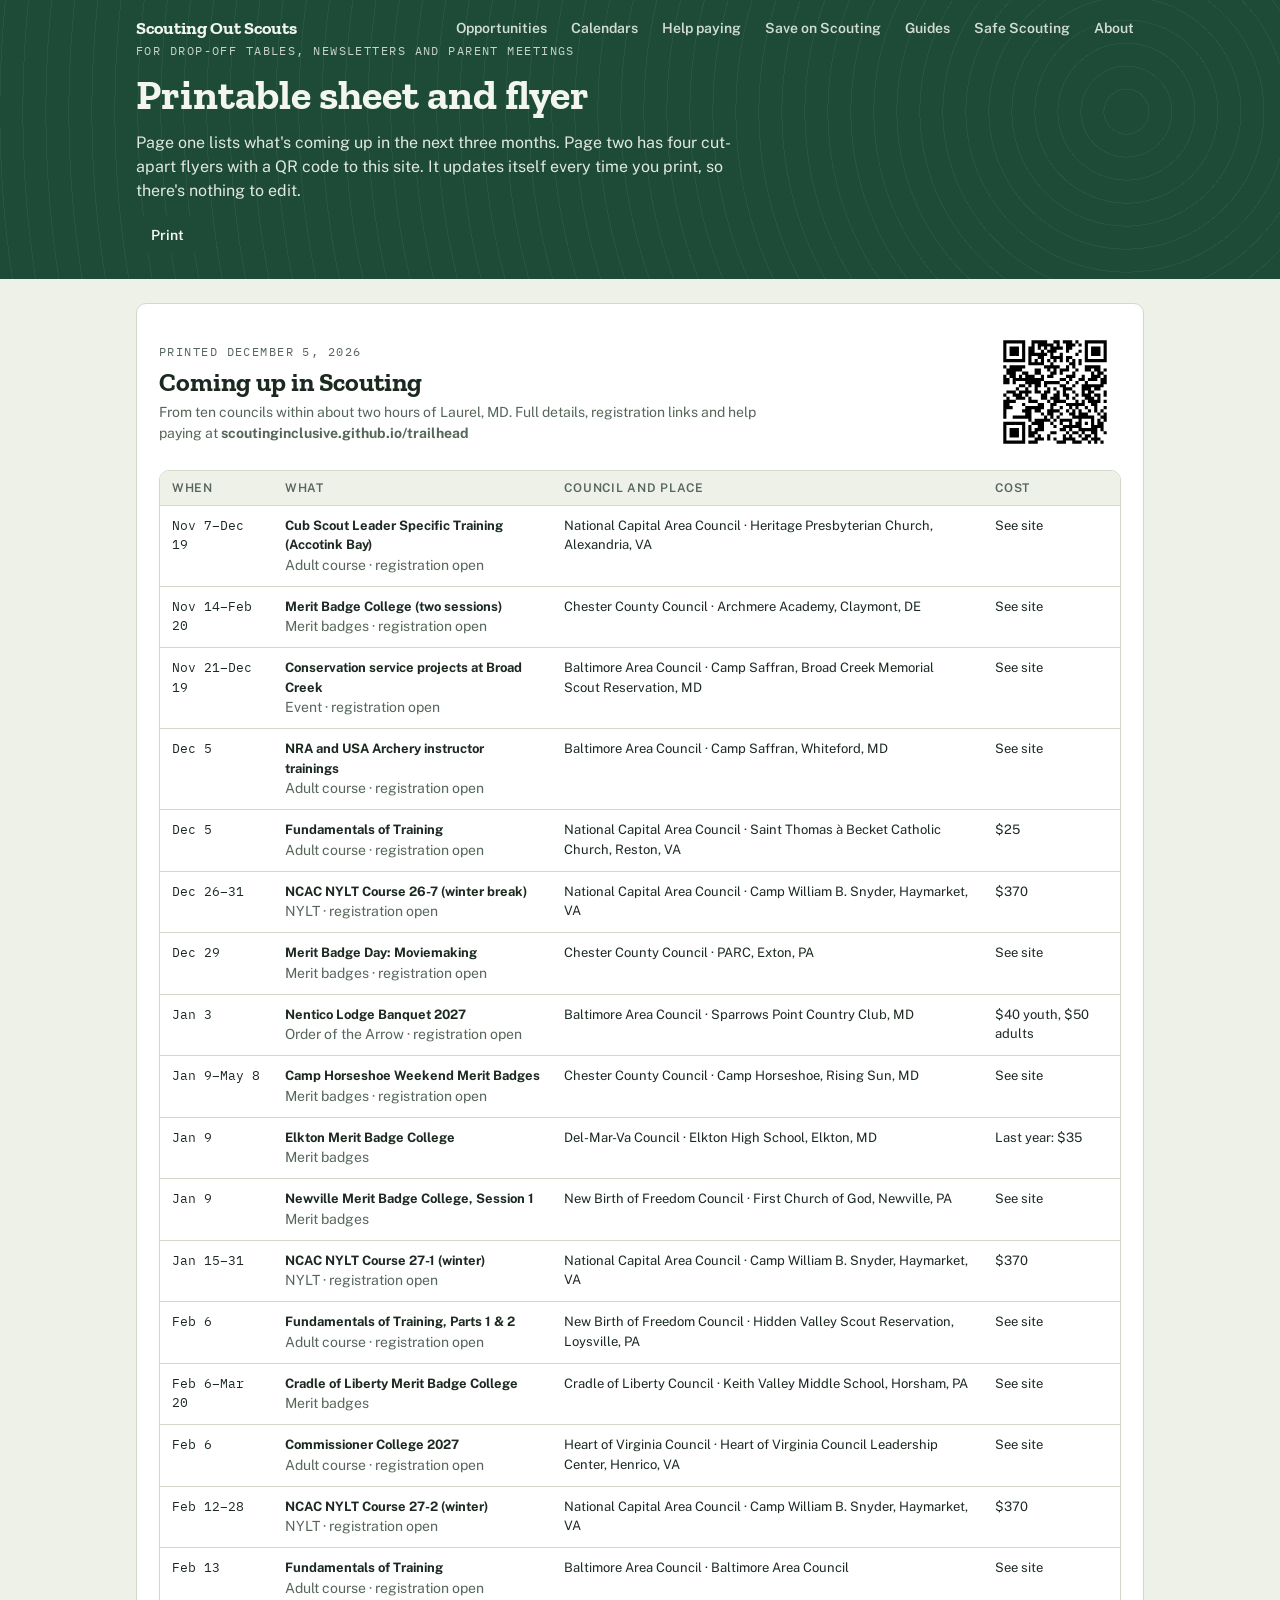
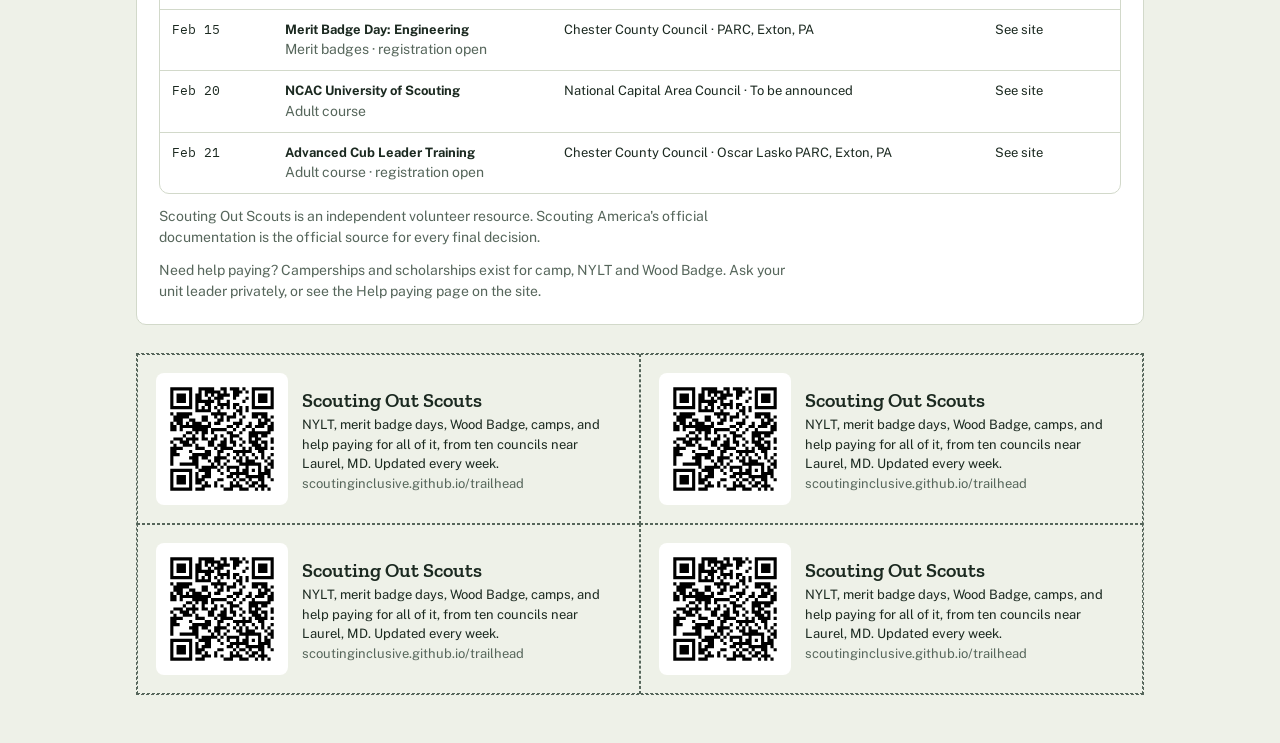
<file: print.html>
<!doctype html>
<html lang="en">
<head>
<meta charset="utf-8">
<meta name="viewport" content="width=device-width,initial-scale=1,viewport-fit=cover">
<title>Printable Sheet · Scouting Out Scouts</title>
<meta name="description" content="A one-page sheet of upcoming Scouting opportunities and a QR-code flyer to print for parents.">
<link rel="preconnect" href="https://fonts.googleapis.com">
<link rel="preconnect" href="https://fonts.gstatic.com" crossorigin>
<link rel="stylesheet" href="https://fonts.googleapis.com/css2?family=Zilla+Slab:wght@600;700&family=Public+Sans:wght@400;500;600;700&family=IBM+Plex+Mono:wght@500;600&display=swap">
<link rel="stylesheet" href="assets/site.css">
<style>
 .sheet { background: var(--surface); border: 1px solid var(--line); border-radius: 10px; padding: 22px; display: grid; gap: 14px; }
 .sheet-hd { display: grid; grid-template-columns: minmax(0, 1fr) auto; gap: 16px; align-items: center; }
 .sheet-hd h2 { font-size: 26px; }
 .sheet table.simple td { font-size: 13px; }
 .sheet.when { white-space: nowrap; }
 .flyers { display: grid; grid-template-columns: repeat(2, minmax(0, 1fr)); gap: 0; border: 1px dashed var(--muted); }
 .flyer { display: grid; grid-template-columns: auto minmax(0, 1fr); gap: 14px; align-items: center; padding: 18px; border: 1px dashed var(--muted); }
 .flyer h3 { font-size: 20px; }
 .flyer p { margin: 0; font-size: 13px; }
 .flyer.qr { width: 110px; height: 110px; }
  @media (max-width: 640px) {.flyers { grid-template-columns: 1fr; }.sheet-hd { grid-template-columns: 1fr; } }
  @media print {
    @page { margin: 0.5in; }
    main.wrap { padding: 0; max-width: none; }
    header.band { display: none; }
   .sheet { border: 0; padding: 0; }
   .flyers-page { break-before: page; }
   .qr { border: 1px solid #000; }
  }
</style>
</head>
<body>
<a class="skip" href="#main">Skip to content</a>

<header class="band page">
  <div class="wrap top">
    <nav class="sitenav" aria-label="Site">
      <a class="brand" href="index.html">Scouting Out Scouts</a>
      <ul>
        <li><a class="nav" href="index.html">Opportunities</a></li>
        <li><a class="nav" href="calendars.html">Calendars</a></li>
        <li><a class="nav" href="help.html">Help paying</a></li>
        <li><a class="nav" href="save.html">Save on Scouting</a></li>
        <li><a class="nav" href="guides.html">Guides</a></li>
        <li><a class="nav" href="safety.html">Safe Scouting</a></li>
        <li><a class="nav" href="about.html">About</a></li>
      </ul>
    </nav>
  </div>
  <div class="wrap">
    <div class="eyebrow">For drop-off tables, newsletters and parent meetings</div>
    <h1>Printable sheet and flyer</h1>
    <p class="lede">Page one lists what's coming up in the next three months. Page two has four cut-apart flyers with a QR code to this site. It updates itself every time you print, so there's nothing to edit.</p>
    <div class="btnrow noprint"><button type="button" class="go" id="printBtn">Print</button></div>
  </div>
</header>

<main id="main">
  <div class="wrap prose">

    <section class="sheet" aria-label="Opportunity sheet">
      <div class="sheet-hd">
        <div>
          <span class="eyebrow-dark" id="sheetDate">Scouting opportunities near Laurel, MD</span>
          <h2 class="flush">Coming up in Scouting</h2>
          <p class="small">From ten councils within about two hours of Laurel, MD. Full details, registration links and help paying at <b>scoutinginclusive.github.io/trailhead</b></p>
        </div>
        <img class="qr" src="assets/qr-site.svg" alt="QR code linking to scoutinginclusive.github.io/trailhead">
      </div>
      <div class="tablewrap">
        <table class="simple">
          <thead><tr><th>When</th><th>What</th><th>Council and place</th><th>Cost</th></tr></thead>
          <tbody id="rows"><tr><td colspan="4">Loading…</td></tr></tbody>
        </table>
      </div>
      <p class="small disclaimer">Scouting Out Scouts is an independent volunteer resource. Scouting America's official documentation is the official source for every final decision.</p>
      <p class="small">Need help paying? Camperships and scholarships exist for camp, NYLT and Wood Badge. Ask your unit leader privately, or see the Help paying page on the site.</p>
    </section>

    <section class="flyers-page" aria-label="Cut-apart flyers">
      <div class="flyers" id="flyers"></div>
    </section>

  </div>
</main>

<script src="assets/site.js"></script>
<script>
(function () {
  const { el, parse, MONTHS, MONTHS_LONG, today: todayFn, loadData } = window.SOS;
  const today = todayFn();
  const horizon = new Date(today); horizon.setDate(horizon.getDate() + 92);

  document.getElementById("printBtn").addEventListener("click", () => window.print());
  document.getElementById("sheetDate").textContent = "Printed " + MONTHS_LONG[today.getMonth()] + " " + today.getDate() + ", " + today.getFullYear();

  // Flyers
  const fl = document.getElementById("flyers");
  for (let i = 0; i < 4; i++) {
    const f = el("div", "flyer");
    const img = el("img", "qr"); img.src = "assets/qr-site.svg"; img.alt = "QR code to Scouting Out Scouts";
    f.appendChild(img);
    const t = el("div");
    t.appendChild(el("h3", null, "Scouting Out Scouts"));
    t.appendChild(el("p", null, "NYLT, merit badge days, Wood Badge, camps, and help paying for all of it, from ten councils near Laurel, MD. Updated every week."));
    t.appendChild(el("p", "small", "scoutinginclusive.github.io/trailhead"));
    f.appendChild(t);
    fl.appendChild(f);
  }

  function when(o) {
    const s = parse(o.start), e = parse(o.end);
    let txt = MONTHS[s.getMonth()] + " " + s.getDate();
    if (e && +e !== +s) txt += "–" + (e.getMonth() === s.getMonth() ? e.getDate() : MONTHS[e.getMonth()] + " " + e.getDate());
    return txt;
  }

  loadData().then(d => {
    const councils = {}; d.councils.forEach(c => councils[c.id] = c);
    const rows = d.opportunities
     .filter(o => o.start && ["open", "soon", "tentative"].includes(o.status))
     .filter(o => { const s = parse(o.start), e = parse(o.end || o.start); return e >= today && s <= horizon; })
     .sort((a, b) => a.start.localeCompare(b.start))
     .slice(0, 22);
    const tb = document.getElementById("rows"); tb.textContent = "";
    if (!rows.length) {
      const tr = el("tr"); const td = el("td", null, "No dated opportunities in the next three months. See the site for courses with dates not yet posted."); td.colSpan = 4; tr.appendChild(td); tb.appendChild(tr);
      return;
    }
    rows.forEach(o => {
      const c = councils[o.council] || {};
      const tr = el("tr");
      tr.appendChild(el("td", "when", when(o)));
      const what = el("td"); what.appendChild(el("b", null, o.title)); const LABEL = { "Adult Training": "Adult course", "Merit Badge": "Merit badges", "Activity": "Event", "Camp": "Camp" };
      what.appendChild(el("div", "small", (LABEL[o.type] || o.type) + (o.status === "open" ? " · registration open" : ""))); tr.appendChild(what);
      tr.appendChild(el("td", null, (c.name || "") + (o.location ? " · " + o.location : "")));
      tr.appendChild(el("td", null, o.cost || "See site"));
      tb.appendChild(tr);
    });
  }).catch(() => {
    const tb = document.getElementById("rows"); tb.textContent = "";
    const tr = el("tr"); const td = el("td", null, "The list didn't load. Refresh the page to try again."); td.colSpan = 4; tr.appendChild(td); tb.appendChild(tr);
  });
})();
</script>
</body>
</html>
</file>
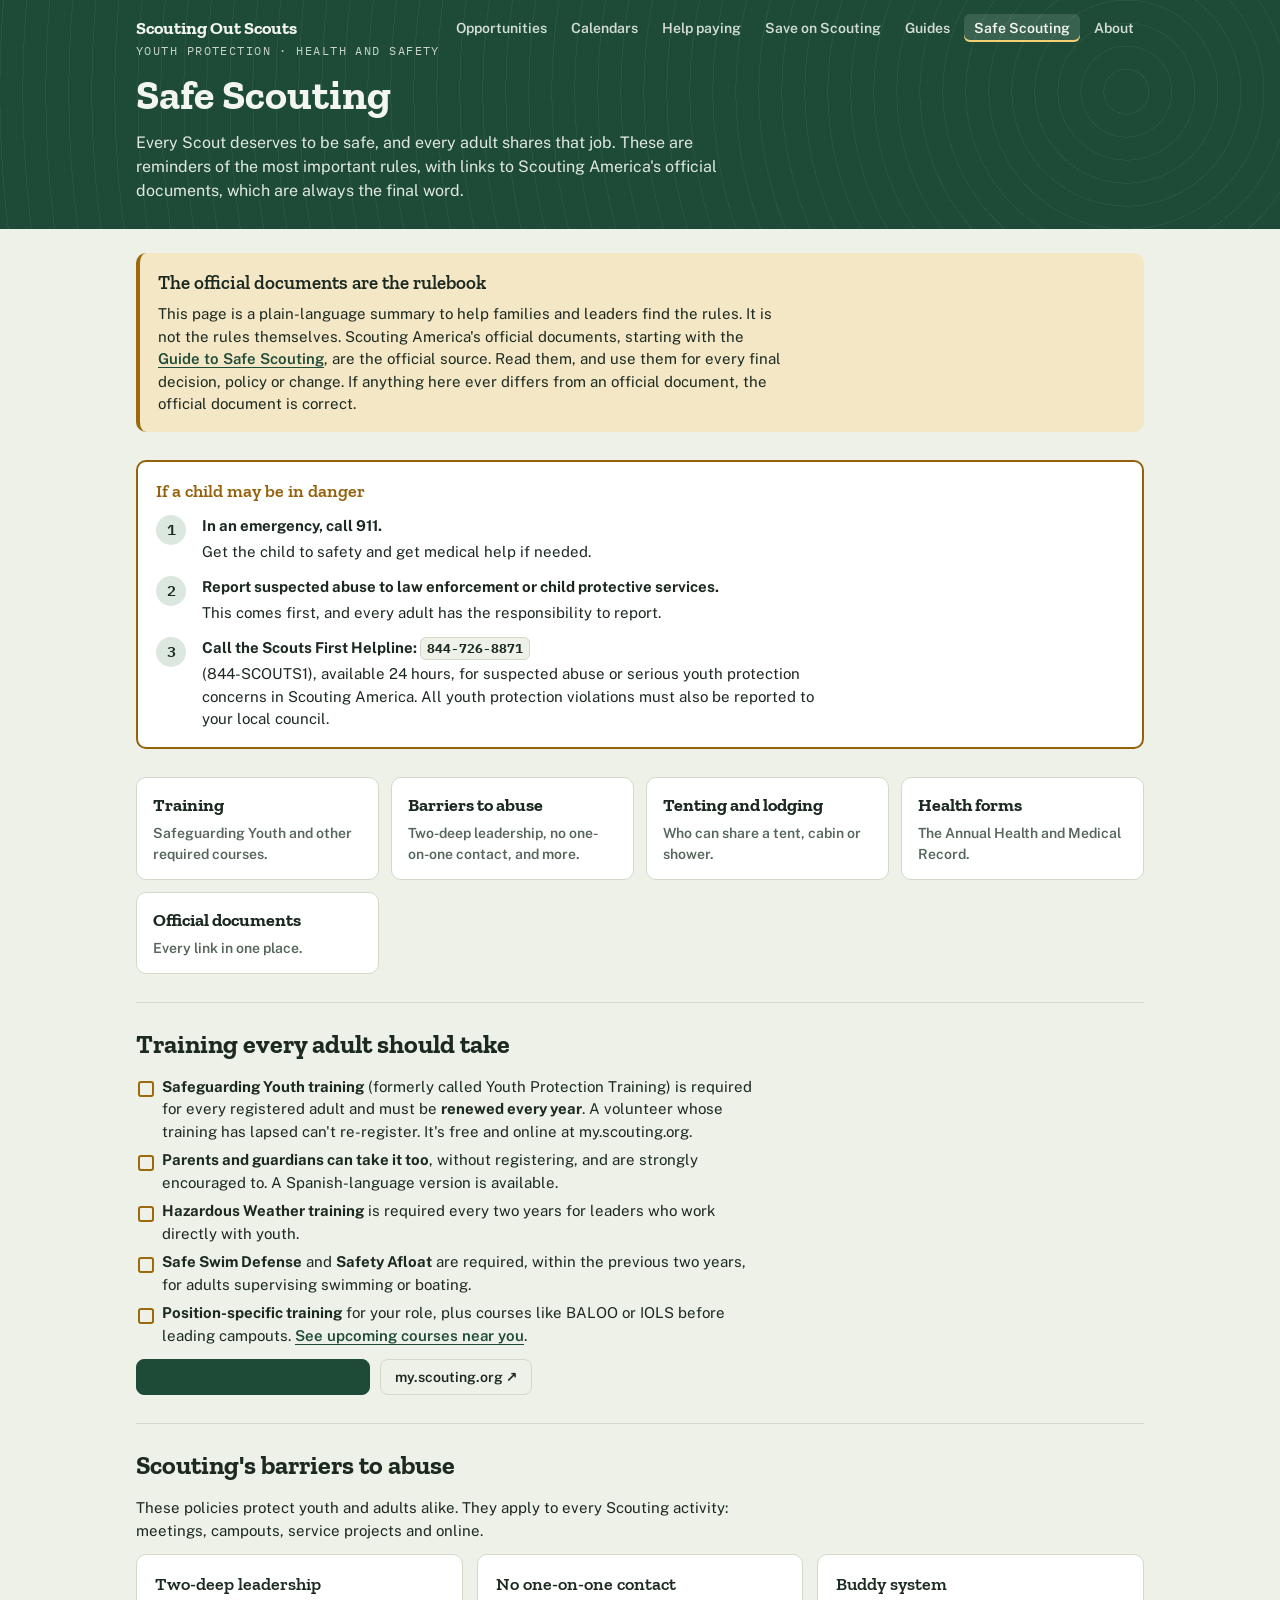
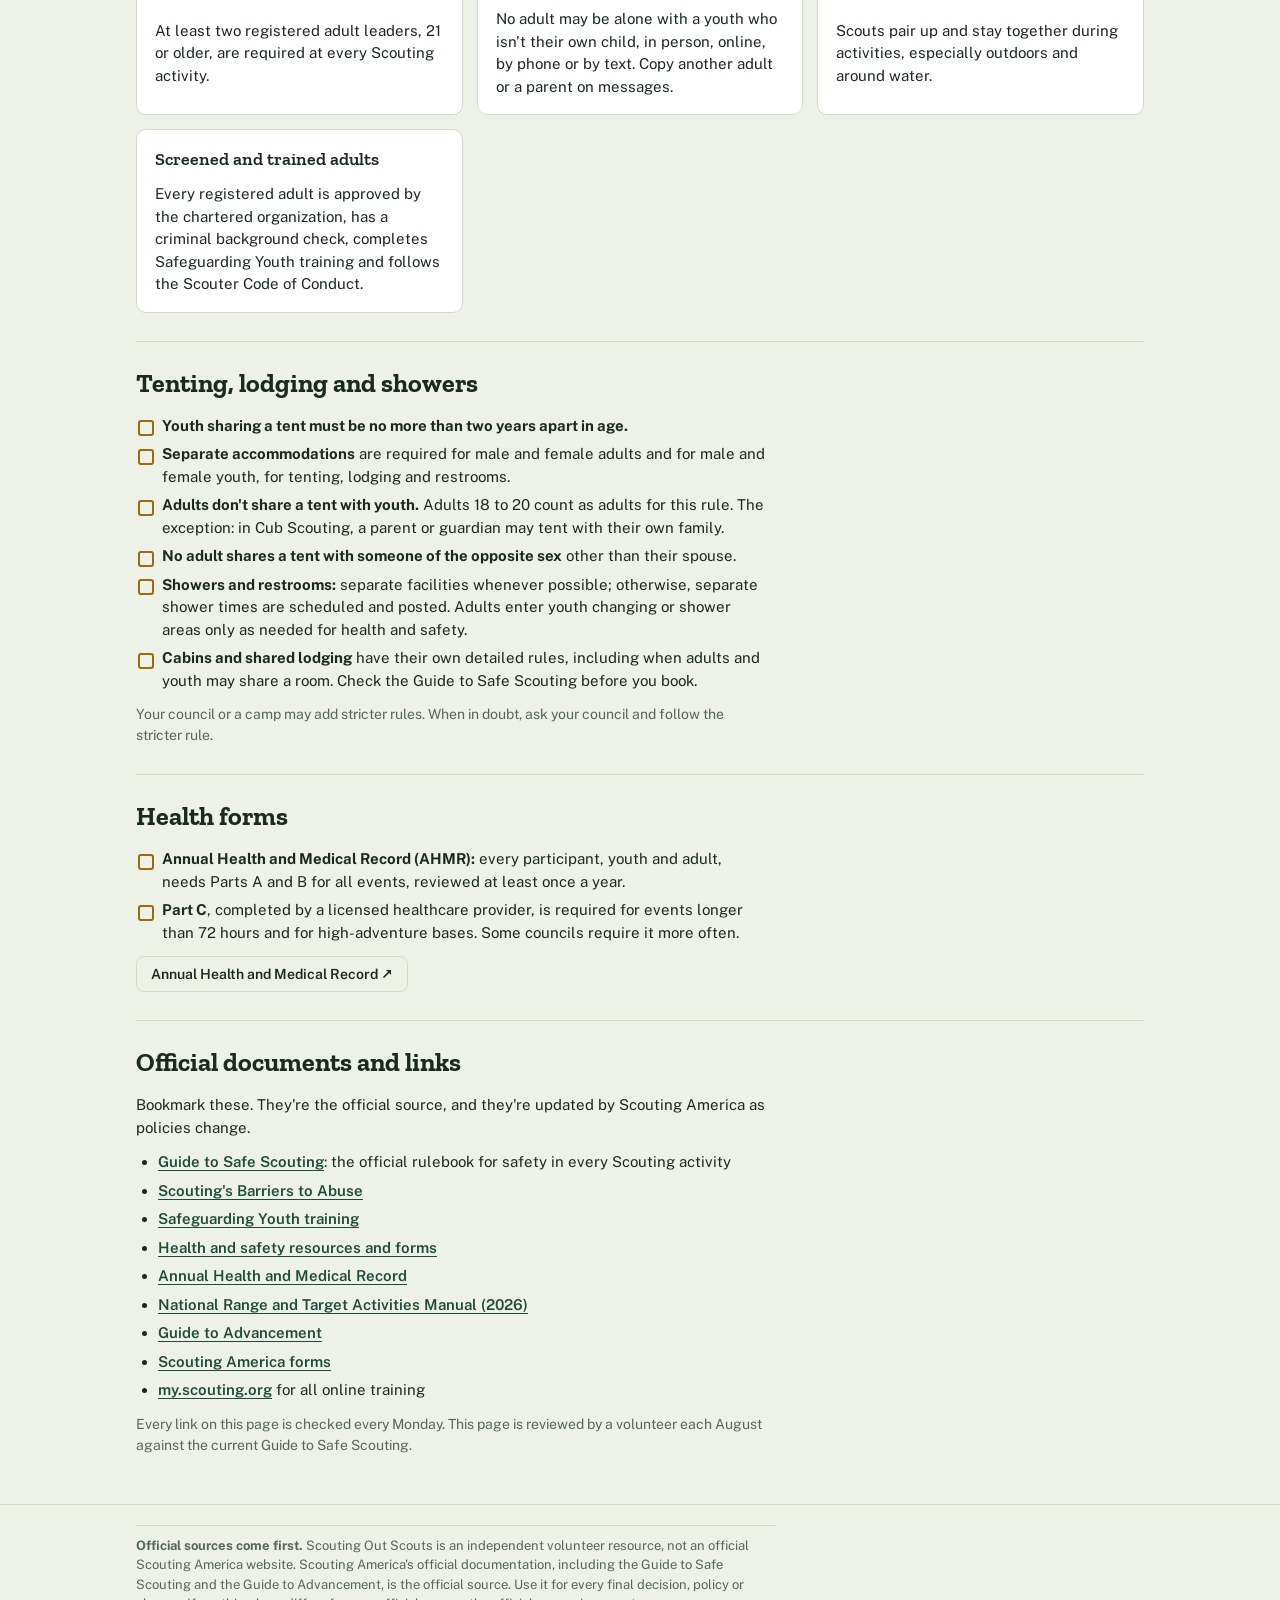
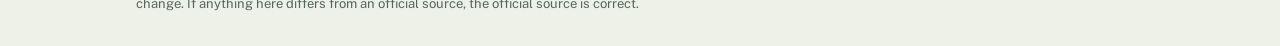
<file: safety.html>
<!doctype html>
<html lang="en">
<head>
<meta charset="utf-8">
<meta name="viewport" content="width=device-width,initial-scale=1,viewport-fit=cover">
<title>Safe Scouting · Scouting Out Scouts</title>
<meta name="description" content="Key Scouting America safety and youth protection reminders, with links to the Guide to Safe Scouting, Safeguarding Youth training and other official documents.">
<link rel="preconnect" href="https://fonts.googleapis.com">
<link rel="preconnect" href="https://fonts.gstatic.com" crossorigin>
<link rel="stylesheet" href="https://fonts.googleapis.com/css2?family=Zilla+Slab:wght@600;700&family=Public+Sans:wght@400;500;600;700&family=IBM+Plex+Mono:wght@500;600&display=swap">
<link rel="stylesheet" href="assets/site.css">
</head>
<body>
<a class="skip" href="#main">Skip to content</a>

<header class="band page">
  <div class="wrap top">
    <nav class="sitenav" aria-label="Site">
      <a class="brand" href="index.html">Scouting Out Scouts</a>
      <ul>
        <li><a class="nav" href="index.html">Opportunities</a></li>
        <li><a class="nav" href="calendars.html">Calendars</a></li>
        <li><a class="nav" href="help.html">Help paying</a></li>
        <li><a class="nav" href="save.html">Save on Scouting</a></li>
        <li><a class="nav" href="guides.html">Guides</a></li>
        <li><a class="nav" href="safety.html" aria-current="page">Safe Scouting</a></li>
        <li><a class="nav" href="about.html">About</a></li>
      </ul>
    </nav>
  </div>
  <div class="wrap">
    <div class="eyebrow">Youth protection · health and safety</div>
    <h1>Safe Scouting</h1>
    <p class="lede">Every Scout deserves to be safe, and every adult shares that job. These are reminders of the most important rules, with links to Scouting America's official documents, which are always the final word.</p>
  </div>
</header>

<main id="main">
  <div class="wrap prose">

    <section>
      <div class="callout official">
        <h3>The official documents are the rulebook</h3>
        <p>This page is a plain-language summary to help families and leaders find the rules. It is not the rules themselves. Scouting America's official documents, starting with the <a href="https://www.scouting.org/health-and-safety/gss/" target="_blank" rel="noopener noreferrer">Guide to Safe Scouting</a>, are the official source. Read them, and use them for every final decision, policy or change. If anything here ever differs from an official document, the official document is correct.</p>
      </div>
    </section>

    <section id="report">
      <div class="panel urgent">
        <h3>If a child may be in danger</h3>
        <ol class="numbered">
          <li><div><b>In an emergency, call 911.</b><span>Get the child to safety and get medical help if needed.</span></div></li>
          <li><div><b>Report suspected abuse to law enforcement or child protective services.</b><span>This comes first, and every adult has the responsibility to report.</span></div></li>
          <li><div><b>Call the Scouts First Helpline: <span class="copyable">844-726-8871</span></b><span>(844-SCOUTS1), available 24 hours, for suspected abuse or serious youth protection concerns in Scouting America. All youth protection violations must also be reported to your local council.</span></div></li>
        </ol>
      </div>
    </section>

    <section>
      <div class="start">
        <a href="#training"><b>Training</b><span>Safeguarding Youth and other required courses.</span></a>
        <a href="#barriers"><b>Barriers to abuse</b><span>Two-deep leadership, no one-on-one contact, and more.</span></a>
        <a href="#tenting"><b>Tenting and lodging</b><span>Who can share a tent, cabin or shower.</span></a>
        <a href="#health"><b>Health forms</b><span>The Annual Health and Medical Record.</span></a>
        <a href="#documents"><b>Official documents</b><span>Every link in one place.</span></a>
      </div>
    </section>

    <section id="training">
      <h2>Training every adult should take</h2>
      <ul class="checks">
        <li><b>Safeguarding Youth training</b> (formerly called Youth Protection Training) is required for every registered adult and must be <b>renewed every year</b>. A volunteer whose training has lapsed can't re-register. It's free and online at my.scouting.org.</li>
        <li><b>Parents and guardians can take it too</b>, without registering, and are strongly encouraged to. A Spanish-language version is available.</li>
        <li><b>Hazardous Weather training</b> is required every two years for leaders who work directly with youth.</li>
        <li><b>Safe Swim Defense</b> and <b>Safety Afloat</b> are required, within the previous two years, for adults supervising swimming or boating.</li>
        <li><b>Position-specific training</b> for your role, plus courses like BALOO or IOLS before leading campouts. <a href="index.html">See upcoming courses near you</a>.</li>
      </ul>
      <div class="btnrow">
        <a class="go" href="https://www.scouting.org/training/safeguarding-youth/" target="_blank" rel="noopener noreferrer">Safeguarding Youth training ↗</a>
        <a class="go ghost" href="https://my.scouting.org/" target="_blank" rel="noopener noreferrer">my.scouting.org ↗</a>
      </div>
    </section>

    <section id="barriers">
      <h2>Scouting's barriers to abuse</h2>
      <p>These policies protect youth and adults alike. They apply to every Scouting activity: meetings, campouts, service projects and online.</p>
      <div class="cols">
        <div class="panel">
          <h3>Two-deep leadership</h3>
          <p>At least two registered adult leaders, 21 or older, are required at every Scouting activity.</p>
        </div>
        <div class="panel">
          <h3>No one-on-one contact</h3>
          <p>No adult may be alone with a youth who isn't their own child, in person, online, by phone or by text. Copy another adult or a parent on messages.</p>
        </div>
        <div class="panel">
          <h3>Buddy system</h3>
          <p>Scouts pair up and stay together during activities, especially outdoors and around water.</p>
        </div>
        <div class="panel">
          <h3>Screened and trained adults</h3>
          <p>Every registered adult is approved by the chartered organization, has a criminal background check, completes Safeguarding Youth training and follows the Scouter Code of Conduct.</p>
        </div>
      </div>
    </section>

    <section id="tenting">
      <h2>Tenting, lodging and showers</h2>
      <ul class="checks">
        <li><b>Youth sharing a tent must be no more than two years apart in age.</b></li>
        <li><b>Separate accommodations</b> are required for male and female adults and for male and female youth, for tenting, lodging and restrooms.</li>
        <li><b>Adults don't share a tent with youth.</b> Adults 18 to 20 count as adults for this rule. The exception: in Cub Scouting, a parent or guardian may tent with their own family.</li>
        <li><b>No adult shares a tent with someone of the opposite sex</b> other than their spouse.</li>
        <li><b>Showers and restrooms:</b> separate facilities whenever possible; otherwise, separate shower times are scheduled and posted. Adults enter youth changing or shower areas only as needed for health and safety.</li>
        <li><b>Cabins and shared lodging</b> have their own detailed rules, including when adults and youth may share a room. Check the Guide to Safe Scouting before you book.</li>
      </ul>
      <p class="small">Your council or a camp may add stricter rules. When in doubt, ask your council and follow the stricter rule.</p>
    </section>

    <section id="health">
      <h2>Health forms</h2>
      <ul class="checks">
        <li><b>Annual Health and Medical Record (AHMR):</b> every participant, youth and adult, needs Parts A and B for all events, reviewed at least once a year.</li>
        <li><b>Part C</b>, completed by a licensed healthcare provider, is required for events longer than 72 hours and for high-adventure bases. Some councils require it more often.</li>
      </ul>
      <div class="btnrow"><a class="go ghost" href="https://www.scouting.org/health-and-safety/ahmr/" target="_blank" rel="noopener noreferrer">Annual Health and Medical Record ↗</a></div>
    </section>

    <section id="documents">
      <h2>Official documents and links</h2>
      <p>Bookmark these. They're the official source, and they're updated by Scouting America as policies change.</p>
      <ul>
        <li><a href="https://www.scouting.org/health-and-safety/gss/" target="_blank" rel="noopener noreferrer">Guide to Safe Scouting</a>: the official rulebook for safety in every Scouting activity</li>
        <li><a href="https://www.scouting.org/health-and-safety/safety-moments/scoutings-barriers-to-abuse/" target="_blank" rel="noopener noreferrer">Scouting's Barriers to Abuse</a></li>
        <li><a href="https://www.scouting.org/training/safeguarding-youth/" target="_blank" rel="noopener noreferrer">Safeguarding Youth training</a></li>
        <li><a href="https://www.scouting.org/health-and-safety/resources-forms/" target="_blank" rel="noopener noreferrer">Health and safety resources and forms</a></li>
        <li><a href="https://www.scouting.org/health-and-safety/ahmr/" target="_blank" rel="noopener noreferrer">Annual Health and Medical Record</a></li>
        <li><a href="https://www.scouting.org/wp-content/uploads/2025/12/430-93825b-Range-and-Target-Activities-Manual-FINAL.pdf" target="_blank" rel="noopener noreferrer">National Range and Target Activities Manual (2026)</a></li>
        <li><a href="https://www.scouting.org/resources/guide-to-advancement/" target="_blank" rel="noopener noreferrer">Guide to Advancement</a></li>
        <li><a href="https://www.scouting.org/resources/forms/" target="_blank" rel="noopener noreferrer">Scouting America forms</a></li>
        <li><a href="https://my.scouting.org/" target="_blank" rel="noopener noreferrer">my.scouting.org</a> for all online training</li>
      </ul>
      <p class="small">Every link on this page is checked every Monday. This page is reviewed by a volunteer each August against the current Guide to Safe Scouting.</p>
    </section>

  </div>
</main>

<footer>
  <div class="wrap">
    <p class="disclaimer"><b>Official sources come first.</b> Scouting Out Scouts is an independent volunteer resource, not an official Scouting America website. Scouting America's official documentation, including the Guide to Safe Scouting and the Guide to Advancement, is the official source. Use it for every final decision, policy or change. If anything here differs from an official source, the official source is correct.</p>
  </div>
</footer>
</body>
</html>
</file>
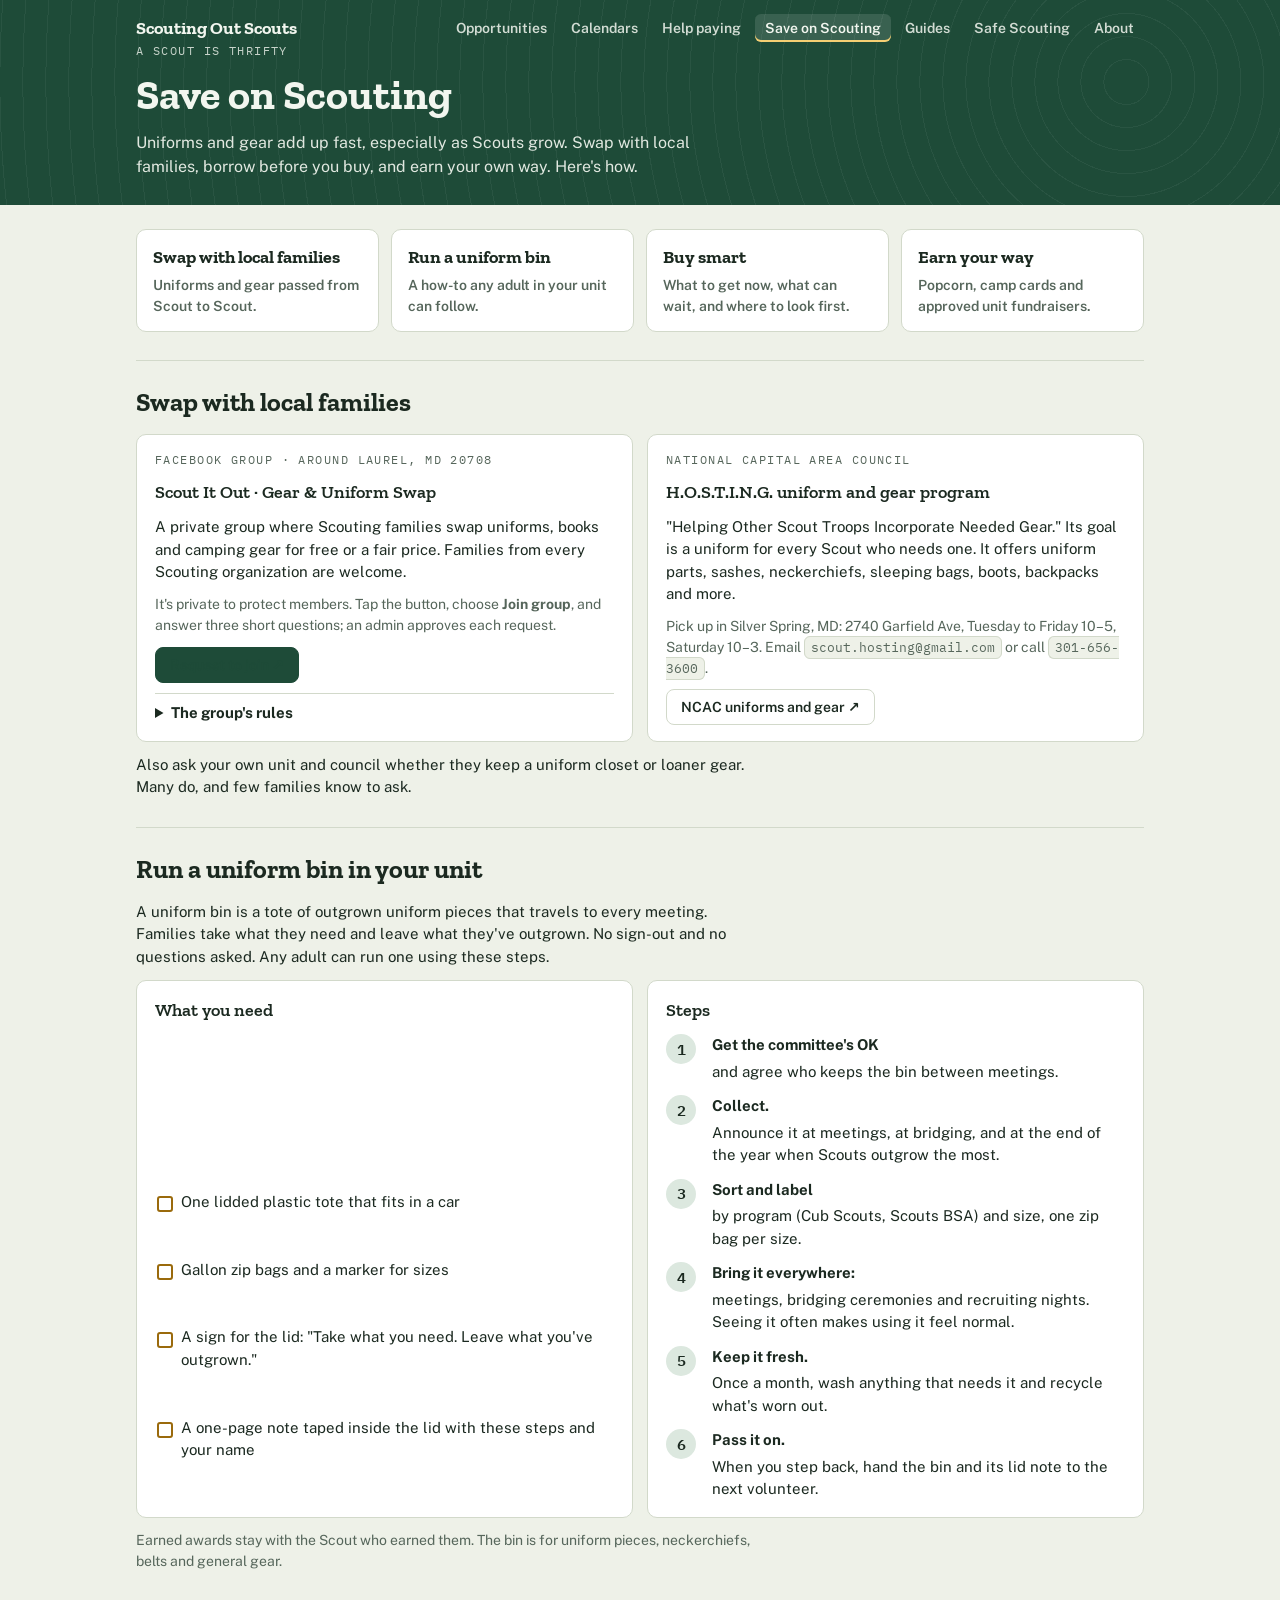
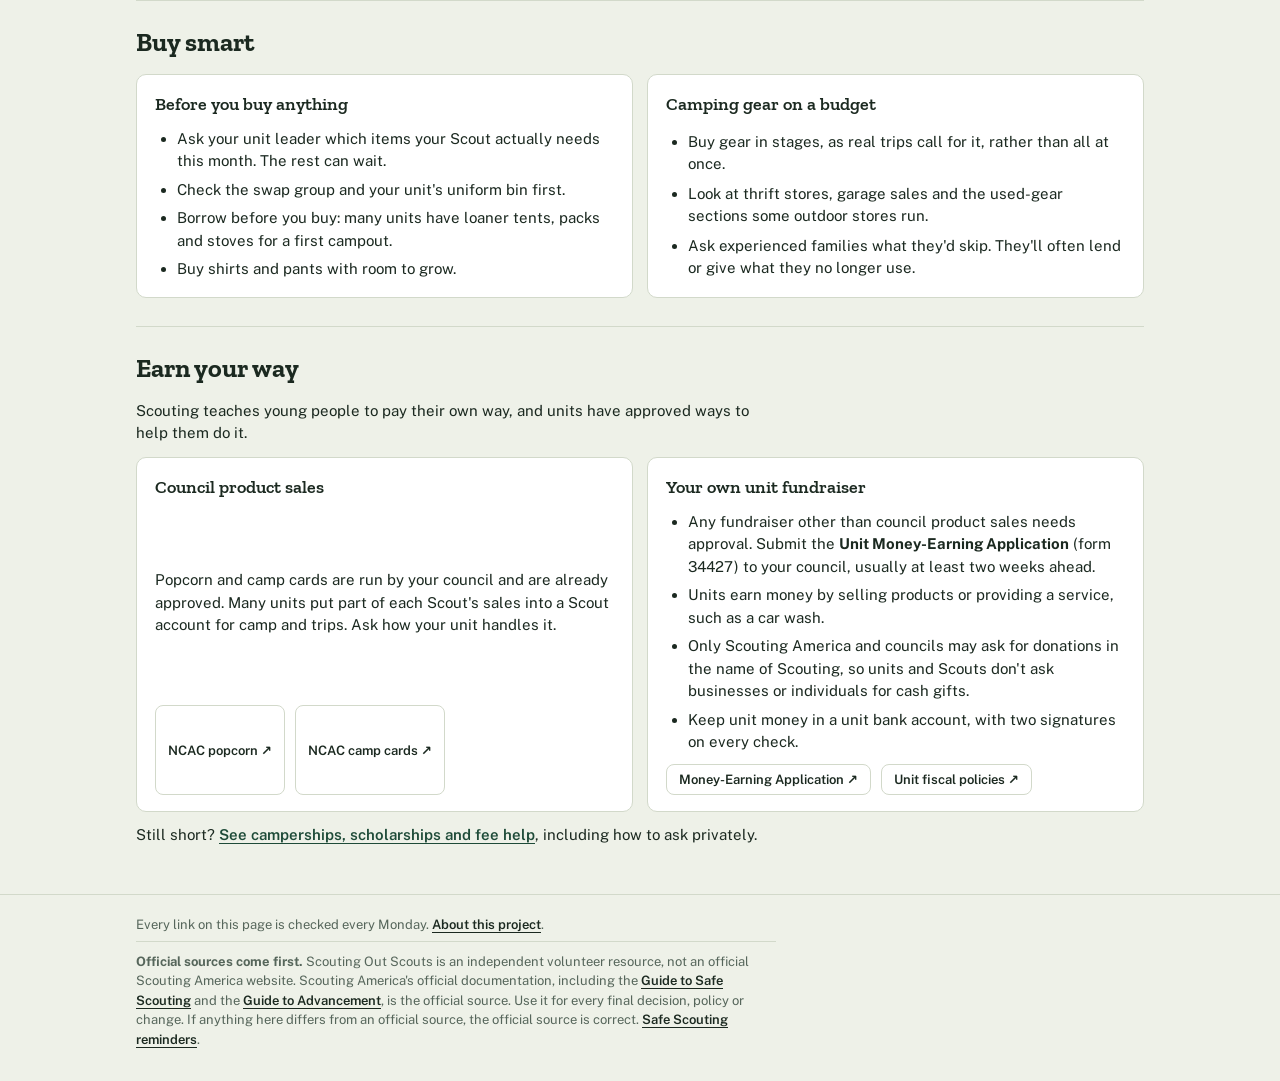
<file: save.html>
<!doctype html>
<html lang="en">
<head>
<meta charset="utf-8">
<meta name="viewport" content="width=device-width,initial-scale=1,viewport-fit=cover">
<title>Save on Scouting · Scouting Out Scouts</title>
<meta name="description" content="Swap uniforms and gear, run a unit uniform bin, buy smart and earn your own way in Scouting near Laurel, MD.">
<link rel="preconnect" href="https://fonts.googleapis.com">
<link rel="preconnect" href="https://fonts.gstatic.com" crossorigin>
<link rel="stylesheet" href="https://fonts.googleapis.com/css2?family=Zilla+Slab:wght@600;700&family=Public+Sans:wght@400;500;600;700&family=IBM+Plex+Mono:wght@500;600&display=swap">
<link rel="stylesheet" href="assets/site.css">
</head>
<body>
<a class="skip" href="#main">Skip to content</a>

<header class="band page">
  <div class="wrap top">
    <nav class="sitenav" aria-label="Site">
      <a class="brand" href="index.html">Scouting Out Scouts</a>
      <ul>
        <li><a class="nav" href="index.html">Opportunities</a></li>
        <li><a class="nav" href="calendars.html">Calendars</a></li>
        <li><a class="nav" href="help.html">Help paying</a></li>
        <li><a class="nav" href="save.html" aria-current="page">Save on Scouting</a></li>
        <li><a class="nav" href="guides.html">Guides</a></li>
        <li><a class="nav" href="safety.html">Safe Scouting</a></li>
        <li><a class="nav" href="about.html">About</a></li>
      </ul>
    </nav>
  </div>
  <div class="wrap">
    <div class="eyebrow">A Scout is thrifty</div>
    <h1>Save on Scouting</h1>
    <p class="lede">Uniforms and gear add up fast, especially as Scouts grow. Swap with local families, borrow before you buy, and earn your own way. Here's how.</p>
  </div>
</header>

<main id="main">
  <div class="wrap prose">

    <section>
      <div class="start">
        <a href="#swap"><b>Swap with local families</b><span>Uniforms and gear passed from Scout to Scout.</span></a>
        <a href="#bin"><b>Run a uniform bin</b><span>A how-to any adult in your unit can follow.</span></a>
        <a href="#buy"><b>Buy smart</b><span>What to get now, what can wait, and where to look first.</span></a>
        <a href="#earn"><b>Earn your way</b><span>Popcorn, camp cards and approved unit fundraisers.</span></a>
      </div>
    </section>

    <section id="swap">
      <h2>Swap with local families</h2>
      <div class="cols">
        <div class="panel">
          <span class="eyebrow-dark">Facebook group · around Laurel, MD 20708</span>
          <h3>Scout It Out · Gear &amp; Uniform Swap</h3>
          <p>A private group where Scouting families swap uniforms, books and camping gear for free or a fair price. Families from every Scouting organization are welcome.</p>
          <p class="small">It's private to protect members. Tap the button, choose <b>Join group</b>, and answer three short questions; an admin approves each request.</p>
          <div class="btnrow"><a class="go" href="https://www.facebook.com/share/g/1Qb6uhd7Yv/" target="_blank" rel="noopener noreferrer">Request to join ↗</a></div>
          <details>
            <summary><b>The group's rules</b></summary>
            <ul>
              <li>Be kind, courteous and friendly. No politics or negativity.</li>
              <li>Keep our youth safe: adults only, no Scout names or faces, adults arrange every swap.</li>
              <li>Free first, fair always. No reselling or businesses.</li>
              <li>Be trustworthy: describe items honestly.</li>
              <li>Meet in public places, and share addresses by private message only.</li>
              <li>Follow through, and mark items claimed.</li>
              <li>Scouting items only. Earned awards stay earned, and knives, axes and fuel pass adult to adult. No firearms or ammunition.</li>
              <li>Pay it forward when your Scout outgrows something.</li>
              <li>Admins keep it safe.</li>
            </ul>
          </details>
        </div>
        <div class="panel">
          <span class="eyebrow-dark">National Capital Area Council</span>
          <h3>H.O.S.T.I.N.G. uniform and gear program</h3>
          <p>"Helping Other Scout Troops Incorporate Needed Gear." Its goal is a uniform for every Scout who needs one. It offers uniform parts, sashes, neckerchiefs, sleeping bags, boots, backpacks and more.</p>
          <p class="small">Pick up in Silver Spring, MD: 2740 Garfield Ave, Tuesday to Friday 10–5, Saturday 10–3. Email <span class="copyable">scout.hosting@gmail.com</span> or call <span class="copyable">301-656-3600</span>.</p>
          <div class="btnrow"><a class="go ghost" href="https://ncacscouting.org/resources/for-scouts/uniforms-and-gear-for-scouts/" target="_blank" rel="noopener noreferrer">NCAC uniforms and gear ↗</a></div>
        </div>
      </div>
      <p>Also ask your own unit and council whether they keep a uniform closet or loaner gear. Many do, and few families know to ask.</p>
    </section>

    <section id="bin">
      <h2>Run a uniform bin in your unit</h2>
      <p>A uniform bin is a tote of outgrown uniform pieces that travels to every meeting. Families take what they need and leave what they've outgrown. No sign-out and no questions asked. Any adult can run one using these steps.</p>
      <div class="cols">
        <div class="panel">
          <h3>What you need</h3>
          <ul class="checks">
            <li>One lidded plastic tote that fits in a car</li>
            <li>Gallon zip bags and a marker for sizes</li>
            <li>A sign for the lid: "Take what you need. Leave what you've outgrown."</li>
            <li>A one-page note taped inside the lid with these steps and your name</li>
          </ul>
        </div>
        <div class="panel">
          <h3>Steps</h3>
          <ol class="numbered">
            <li><div><b>Get the committee's OK</b><span>and agree who keeps the bin between meetings.</span></div></li>
            <li><div><b>Collect.</b><span>Announce it at meetings, at bridging, and at the end of the year when Scouts outgrow the most.</span></div></li>
            <li><div><b>Sort and label</b><span>by program (Cub Scouts, Scouts BSA) and size, one zip bag per size.</span></div></li>
            <li><div><b>Bring it everywhere:</b><span>meetings, bridging ceremonies and recruiting nights. Seeing it often makes using it feel normal.</span></div></li>
            <li><div><b>Keep it fresh.</b><span>Once a month, wash anything that needs it and recycle what's worn out.</span></div></li>
            <li><div><b>Pass it on.</b><span>When you step back, hand the bin and its lid note to the next volunteer.</span></div></li>
          </ol>
        </div>
      </div>
      <p class="small">Earned awards stay with the Scout who earned them. The bin is for uniform pieces, neckerchiefs, belts and general gear.</p>
    </section>

    <section id="buy">
      <h2>Buy smart</h2>
      <div class="cols">
        <div class="panel">
          <h3>Before you buy anything</h3>
          <ul>
            <li>Ask your unit leader which items your Scout actually needs this month. The rest can wait.</li>
            <li>Check the swap group and your unit's uniform bin first.</li>
            <li>Borrow before you buy: many units have loaner tents, packs and stoves for a first campout.</li>
            <li>Buy shirts and pants with room to grow.</li>
          </ul>
        </div>
        <div class="panel">
          <h3>Camping gear on a budget</h3>
          <ul>
            <li>Buy gear in stages, as real trips call for it, rather than all at once.</li>
            <li>Look at thrift stores, garage sales and the used-gear sections some outdoor stores run.</li>
            <li>Ask experienced families what they'd skip. They'll often lend or give what they no longer use.</li>
          </ul>
        </div>
      </div>
    </section>

    <section id="earn">
      <h2>Earn your way</h2>
      <p>Scouting teaches young people to pay their own way, and units have approved ways to help them do it.</p>
      <div class="cols">
        <div class="panel">
          <h3>Council product sales</h3>
          <p>Popcorn and camp cards are run by your council and are already approved. Many units put part of each Scout's sales into a Scout account for camp and trips. Ask how your unit handles it.</p>
          <div class="btnrow">
            <a class="go ghost small" href="https://ncacscouting.org/activities/popcorn-program/" target="_blank" rel="noopener noreferrer">NCAC popcorn ↗</a>
            <a class="go ghost small" href="https://ncacscouting.org/activities/camp-cards/" target="_blank" rel="noopener noreferrer">NCAC camp cards ↗</a>
          </div>
        </div>
        <div class="panel">
          <h3>Your own unit fundraiser</h3>
          <ul>
            <li>Any fundraiser other than council product sales needs approval. Submit the <b>Unit Money-Earning Application</b> (form 34427) to your council, usually at least two weeks ahead.</li>
            <li>Units earn money by selling products or providing a service, such as a car wash.</li>
            <li>Only Scouting America and councils may ask for donations in the name of Scouting, so units and Scouts don't ask businesses or individuals for cash gifts.</li>
            <li>Keep unit money in a unit bank account, with two signatures on every check.</li>
          </ul>
          <div class="btnrow">
            <a class="go ghost small" href="https://filestore.scouting.org/filestore/pdf/34427.pdf" target="_blank" rel="noopener noreferrer">Money-Earning Application ↗</a>
            <a class="go ghost small" href="https://www.scouting.org/wp-content/uploads/2022/03/Fiscal_Policies_and_Procedures_for_BSA_Units_20220322.pdf" target="_blank" rel="noopener noreferrer">Unit fiscal policies ↗</a>
          </div>
        </div>
      </div>
      <p>Still short? <a href="help.html">See camperships, scholarships and fee help</a>, including how to ask privately.</p>
    </section>

  </div>
</main>

<footer>
  <div class="wrap">
    <p>Every link on this page is checked every Monday. <a href="about.html">About this project</a>.</p>
      <p class="disclaimer"><b>Official sources come first.</b> Scouting Out Scouts is an independent volunteer resource, not an official Scouting America website. Scouting America's official documentation, including the <a href="https://www.scouting.org/health-and-safety/gss/" target="_blank" rel="noopener noreferrer">Guide to Safe Scouting</a> and the <a href="https://www.scouting.org/resources/guide-to-advancement/" target="_blank" rel="noopener noreferrer">Guide to Advancement</a>, is the official source. Use it for every final decision, policy or change. If anything here differs from an official source, the official source is correct. <a href="safety.html">Safe Scouting reminders</a>.</p>
  </div>
</footer>
</body>
</html>
</file>
<file: assets/site.css>
/* Scouting Out Scouts. Layout: a trail-sign header band carrying the site menu, over plain reading pages and a filterable month-by-month logbook. */
:root {
  --bg: #EEF1E8;
  --surface: #FFFFFF;
  --ink: #1B2920;
  --muted: #56665B;
  --line: #D2D9CA;
  --pine: #1E4B38;
  --pine-ink: #F2F6EF;
  --pine-soft: #DCE8DF;
  --gold: #9A6A0C;
  --gold-soft: #F4E7C6;
  --open: #2E7A4F; --open-soft: #DCEFE2;
  --soon: #95600A; --soon-soft: #F6E8CB;
  --tent: #3A5F8F; --tent-soft: #DDE6F2;
  --tba: #66706A; --tba-soft: #E6E9E3;
  --focus: #C98A12;
  --band-accent: #F5CF73;
  --f-display: "Zilla Slab", "Rockwell", Georgia, serif;
  --f-body: "Public Sans", "Segoe UI", system-ui, sans-serif;
  --f-mono: "IBM Plex Mono", ui-monospace, "SFMono-Regular", Menlo, monospace;
}
@media (prefers-color-scheme: dark) {
  :root:not([data-theme="light"]) {
    --bg: #111814; --surface: #18221C; --ink: #E4ECE3; --muted: #9AA99D; --line: #2B3A31;
    --pine: #163A2B; --pine-ink: #E9F2EA; --pine-soft: #1F3328;
    --gold: #E2B354; --gold-soft: #3A301A;
    --open: #7FD1A0; --open-soft: #1D3527; --soon: #E9B862; --soon-soft: #3A2E17;
    --tent: #9DBDE6; --tent-soft: #1E2B3D; --tba: #A5AEA8; --tba-soft: #252C28;
    --focus: #E2B354; color-scheme: dark;
  }
}
:root[data-theme="dark"] {
  --bg: #111814; --surface: #18221C; --ink: #E4ECE3; --muted: #9AA99D; --line: #2B3A31;
  --pine: #163A2B; --pine-ink: #E9F2EA; --pine-soft: #1F3328;
  --gold: #E2B354; --gold-soft: #3A301A;
  --open: #7FD1A0; --open-soft: #1D3527; --soon: #E9B862; --soon-soft: #3A2E17;
  --tent: #9DBDE6; --tent-soft: #1E2B3D; --tba: #A5AEA8; --tba-soft: #252C28;
  --focus: #E2B354; color-scheme: dark;
}

* { box-sizing: border-box; }
html { -webkit-text-size-adjust: 100%; }
[hidden] { display: none !important; }
img { max-width: 100%; }
body { margin: 0; background: var(--bg); color: var(--ink); font-family: var(--f-body); font-size: 15px; line-height: 1.5; }
a { color: inherit; }
:focus-visible { outline: 2px solid var(--focus); outline-offset: 2px; border-radius: 4px; }
.wrap { max-width: 1040px; margin: 0 auto; padding-left: max(16px, env(safe-area-inset-left, 0px)); padding-right: max(16px, env(safe-area-inset-right, 0px)); }

/* Header band */
header.band {
  background:
    repeating-radial-gradient(circle at 88% 40%, transparent 0 22px, rgba(255,255,255,.05) 22px 23px),
    var(--pine);
  color: var(--pine-ink);
}
header.band .wrap { padding-block: 36px 28px; display: grid; gap: 14px; }
.eyebrow { font-family: var(--f-mono); font-size: 12px; letter-spacing: .12em; text-transform: uppercase; opacity: .8; }
h1 { font-family: var(--f-display); font-weight: 700; font-size: clamp(32px, 6vw, 52px); line-height: 1.02; margin: 0; text-wrap: balance; }
.lede { max-width: 62ch; margin: 0; font-size: 16px; opacity: .92; }
.facts { color: var(--pine-ink); display: flex; flex-wrap: wrap; gap: 8px 22px; font-family: var(--f-mono); font-size: 13px; }
.facts b { font-weight: 700; color: var(--band-accent); }

/* Tabs */
nav.tabs { background: var(--surface); border-bottom: 1px solid var(--line); position: sticky; top: env(safe-area-inset-top, 0px); z-index: 5; }
body::before { content: ""; position: fixed; inset: 0 0 auto; height: env(safe-area-inset-top, 0px); z-index: 10; background: var(--surface); }
nav.tabs .wrap { display: flex; gap: 4px; overflow-x: auto; scrollbar-width: none; }
nav.tabs button {
  appearance: none; border: 0; background: none; color: var(--muted); font: 600 14px var(--f-body);
  padding: 14px 12px 12px; border-bottom: 3px solid transparent; cursor: pointer; white-space: nowrap;
}
nav.tabs button[aria-selected="true"] { color: var(--ink); border-bottom-color: var(--gold); }
nav.tabs button:hover { color: var(--ink); }

main .wrap { padding-block: 24px 48px; }
section[role="tabpanel"] { display: grid; gap: 20px; }
h2 { font-family: var(--f-display); font-weight: 700; font-size: 26px; margin: 0; text-wrap: balance; }
h3 { font-family: var(--f-display); font-weight: 600; font-size: 19px; margin: 0; text-wrap: balance; }
.sub { color: var(--muted); margin: 0; max-width: 68ch; }

/* Filters */
.filters { display: grid; gap: 12px; background: var(--surface); border: 1px solid var(--line); border-radius: 10px; padding: 14px; }
.row { display: flex; flex-wrap: wrap; gap: 10px; align-items: center; }
.row > * { min-width: 0; }
.search { flex: 1 1 240px; display: flex; }
.search input, select {
  width: 100%; font: 15px var(--f-body); color: var(--ink); background: var(--bg);
  border: 1px solid var(--line); border-radius: 8px; padding: 9px 11px;
}
select { width: auto; max-width: 100%; }
.chips { display: flex; flex-wrap: wrap; gap: 6px; }
.chip {
  font: 500 13px var(--f-body); color: var(--ink); background: var(--bg); border: 1px solid var(--line);
  border-radius: 999px; padding: 5px 11px; cursor: pointer;
}
.chip[aria-pressed="true"] { background: var(--pine); color: var(--pine-ink); border-color: var(--pine); }
:root[data-theme="dark"] .chip[aria-pressed="true"] { background: var(--gold); color: #1A1406; border-color: var(--gold); }
@media (prefers-color-scheme: dark) { :root:not([data-theme="light"]) .chip[aria-pressed="true"] { background: var(--gold); color: #1A1406; border-color: var(--gold); } }
.seg { display: inline-flex; border: 1px solid var(--line); border-radius: 8px; overflow: hidden; }
.seg button { appearance: none; border: 0; background: var(--bg); color: var(--muted); font: 600 13px var(--f-body); padding: 8px 12px; cursor: pointer; }
.seg button + button { border-left: 1px solid var(--line); }
.seg button[aria-pressed="true"] { background: var(--pine-soft); color: var(--ink); }
label.check { display: inline-flex; gap: 8px; align-items: center; font-size: 14px; color: var(--muted); cursor: pointer; }
label.check input { accent-color: var(--pine); width: 16px; height: 16px; }
.count { font-family: var(--f-mono); font-size: 13px; color: var(--muted); margin-left: auto; }
.reset { appearance: none; background: none; border: 0; color: var(--gold); font: 600 13px var(--f-body); cursor: pointer; text-decoration: underline; }

/* Logbook */
.month { display: grid; gap: 10px; }
.month > h3 { font-family: var(--f-mono); font-weight: 600; font-size: 13px; letter-spacing: .12em; text-transform: uppercase; color: var(--muted); padding-bottom: 6px; border-bottom: 1px solid var(--line); }
.item {
  display: grid; grid-template-columns: 76px minmax(0, 1fr) auto; gap: 16px; align-items: start;
  background: var(--surface); border: 1px solid var(--line); border-radius: 10px; padding: 14px 16px;
}
.item.home { border-color: color-mix(in srgb, var(--gold) 55%, var(--line)); }
.date { font-family: var(--f-mono); text-align: center; line-height: 1.1; padding-top: 2px; }
.date .m { font-size: 12px; letter-spacing: .1em; color: var(--muted); }
.date .d { font-size: 26px; font-weight: 600; }
.date .r { font-size: 11px; color: var(--muted); margin-top: 3px; }
.date .tbd { font-size: 13px; font-weight: 600; color: var(--muted); }
.body { display: grid; gap: 5px; min-width: 0; }
.tags { display: flex; flex-wrap: wrap; gap: 6px; }
.tag { font: 600 11px var(--f-body); letter-spacing: .06em; text-transform: uppercase; padding: 3px 8px; border-radius: 4px; background: var(--pine-soft); color: var(--ink); }
.pill { font: 600 11px var(--f-body); padding: 3px 8px; border-radius: 999px; }
.pill.open { background: var(--open-soft); color: var(--open); }
.pill.soon { background: var(--soon-soft); color: var(--soon); }
.pill.tentative { background: var(--tent-soft); color: var(--tent); }
.pill.tba { background: var(--tba-soft); color: var(--tba); }
.pill.aid { background: var(--gold-soft); color: var(--gold); }
.pill.home { background: var(--gold-soft); color: var(--gold); }
.title { font-weight: 700; font-size: 16.5px; line-height: 1.3; }
.meta { color: var(--muted); font-size: 14px; }
.meta .sep { margin: 0 6px; opacity: .6; }
.when { font-family: var(--f-mono); font-size: 13px; }
.cost { font-size: 14px; }
.note { font-size: 14px; color: var(--muted); }
.go {
  display: inline-flex; align-items: center; gap: 6px; text-decoration: none; white-space: nowrap;
  font: 600 14px var(--f-body); padding: 9px 14px; border-radius: 8px;
  background: var(--pine); color: var(--pine-ink); border: 1px solid var(--pine);
}
.go.ghost { background: transparent; color: var(--ink); border-color: var(--line); }
.go:hover { filter: brightness(1.1); }
.empty { background: var(--surface); border: 1px dashed var(--line); border-radius: 10px; padding: 28px; text-align: center; color: var(--muted); }

@media (max-width: 640px) {
  .item { grid-template-columns: 58px minmax(0, 1fr); }
  .item .act { grid-column: 1 / -1; }
  .go { width: 100%; justify-content: center; }
  .date .d { font-size: 22px; }
  .count { margin-left: 0; width: 100%; }
}

/* Councils */
.grid { display: grid; grid-template-columns: repeat(auto-fill, minmax(min(100%, 300px), 1fr)); gap: 14px; }
.council { background: var(--surface); border: 1px solid var(--line); border-radius: 10px; padding: 16px; display: grid; gap: 8px; align-content: start; }
.council .hd { display: flex; justify-content: space-between; gap: 10px; align-items: baseline; }
.num { font-family: var(--f-mono); font-size: 12px; color: var(--muted); white-space: nowrap; }
.drive { font-family: var(--f-mono); font-size: 13px; color: var(--gold); }
.links { display: flex; flex-wrap: wrap; gap: 6px 14px; font-size: 14px; }
.links a { color: var(--pine); font-weight: 600; text-underline-offset: 3px; }
:root[data-theme="dark"] .links a, :root[data-theme="dark"] .aid a { color: var(--open); }
@media (prefers-color-scheme: dark) { :root:not([data-theme="light"]) .links a, :root:not([data-theme="light"]) .aid a { color: var(--open); } }
.small { font-size: 14px; color: var(--muted); margin: 0; }

/* Aid */
.aid { display: grid; gap: 10px; }
.aid article { background: var(--surface); border: 1px solid var(--line); border-radius: 10px; padding: 14px 16px; display: grid; gap: 4px; }
.aid .who { font-size: 14px; color: var(--muted); }
.aid a { color: var(--pine); font-weight: 600; font-size: 14px; text-underline-offset: 3px; }
.callout { background: var(--gold-soft); border-radius: 10px; padding: 16px 18px; display: grid; gap: 6px; }
.callout p { margin: 0; max-width: 70ch; }

/* Pathway */
.path { display: grid; gap: 14px; }
.track { background: var(--surface); border: 1px solid var(--line); border-radius: 10px; padding: 16px; display: grid; gap: 12px; }
.steps { list-style: none; margin: 0; padding: 0; display: grid; grid-template-columns: repeat(auto-fit, minmax(min(100%, 200px), 1fr)); gap: 10px; counter-reset: s; }
.steps li { counter-increment: s; border-left: 3px solid var(--gold); padding: 4px 0 4px 12px; display: grid; gap: 3px; }
.steps li::before { content: "Step " counter(s); font-family: var(--f-mono); font-size: 11px; letter-spacing: .1em; text-transform: uppercase; color: var(--muted); }
.steps b { font-family: var(--f-display); font-size: 18px; }
.steps span { font-size: 14px; color: var(--muted); }
.steps.unordered li::before { content: none; }

footer { border-top: 1px solid var(--line); }
footer .wrap { padding-block: 20px 32px; color: var(--muted); font-size: 13px; display: grid; gap: 6px; }
footer p { margin: 0; max-width: 80ch; }

@media (prefers-reduced-motion: no-preference) {
  .item { transition: border-color .15s; }
  .item:hover { border-color: var(--muted); }
}

/* ---------- Site-wide additions ---------- */
.skip { position: absolute; left: -9999px; top: 0; }
.skip:focus { left: 16px; top: 8px; z-index: 20; background: var(--surface); color: var(--ink); padding: 8px 12px; border-radius: 6px; }

/* Site menu inside the header band */
.sitenav { display: flex; flex-wrap: wrap; align-items: center; gap: 6px 18px; padding-block: 14px 0; }
.sitenav .brand { font-family: var(--f-display); font-weight: 700; font-size: 18px; color: var(--pine-ink); text-decoration: none; margin-right: auto; }
.sitenav ul { list-style: none; display: flex; flex-wrap: wrap; gap: 2px 4px; margin: 0; padding: 0; }
.sitenav a.nav { color: var(--pine-ink); opacity: .85; text-decoration: none; font: 600 14px var(--f-body); padding: 6px 10px; border-radius: 6px; display: inline-block; }
.sitenav a.nav:hover { opacity: 1; background: rgba(255,255,255,.08); }
.sitenav a.nav[aria-current="page"] { opacity: 1; background: rgba(255,255,255,.12); box-shadow: inset 0 -2px 0 var(--band-accent); }
header.band.page .wrap { padding-block: 0 26px; }
header.band.page h1 { font-size: clamp(28px, 5vw, 42px); }
header.band .wrap.top { padding-block: 0; }

/* Reading pages */
.prose { display: grid; gap: 28px; }
.prose section { display: grid; gap: 12px; scroll-margin-top: 16px; }
.prose p, .prose li { max-width: 70ch; }
.prose p { margin: 0; }
.prose ul, .prose ol { margin: 0; padding-left: 22px; display: grid; gap: 6px; }
.prose a { color: var(--pine); font-weight: 600; text-underline-offset: 3px; }
:root[data-theme="dark"] .prose a { color: var(--open); }
@media (prefers-color-scheme: dark) { :root:not([data-theme="light"]) .prose a { color: var(--open); } }
.prose h2 { padding-top: 6px; border-top: 1px solid var(--line); padding-block-start: 22px; }
.prose > section:first-child h2, .prose h2.flush { border-top: 0; padding-top: 0; }
.eyebrow-dark { font-family: var(--f-mono); font-size: 12px; letter-spacing: .12em; text-transform: uppercase; color: var(--muted); }

.toc { display: flex; flex-wrap: wrap; gap: 8px; }
.toc a { text-decoration: none; font: 600 14px var(--f-body); color: var(--ink); background: var(--surface); border: 1px solid var(--line); border-radius: 999px; padding: 7px 14px; }
.toc a:hover { border-color: var(--muted); }

.start { display: grid; grid-template-columns: repeat(auto-fit, minmax(min(100%, 230px), 1fr)); gap: 12px; }
.start a { display: grid; gap: 4px; text-decoration: none; color: var(--ink); background: var(--surface); border: 1px solid var(--line); border-radius: 10px; padding: 14px 16px; }
.start a:hover { border-color: var(--muted); }
.start b { font-family: var(--f-display); font-size: 18px; }
.start span { color: var(--muted); font-size: 14px; }

.panel { background: var(--surface); border: 1px solid var(--line); border-radius: 10px; padding: 16px 18px; display: grid; gap: 10px; }
.panel h3 { font-size: 18px; }
.cols { display: grid; grid-template-columns: repeat(auto-fit, minmax(min(100%, 280px), 1fr)); gap: 14px; }
.cols > * { min-width: 0; }

ol.numbered { list-style: none; padding: 0; counter-reset: n; display: grid; gap: 12px; }
ol.numbered > li { counter-increment: n; display: grid; grid-template-columns: 34px minmax(0, 1fr); gap: 12px; align-items: start; max-width: 76ch; }
ol.numbered > li::before { content: counter(n); font: 600 15px var(--f-mono); width: 30px; height: 30px; border-radius: 50%; display: grid; place-items: center; background: var(--pine-soft); color: var(--ink); }
ol.numbered > li > div { display: grid; gap: 4px; }

ul.checks { list-style: none; padding: 0; }
ul.checks li { padding-left: 26px; position: relative; }
ul.checks li::before { content: ""; position: absolute; left: 2px; top: .35em; width: 12px; height: 12px; border: 2px solid var(--gold); border-radius: 3px; }

.tablewrap { overflow-x: auto; border: 1px solid var(--line); border-radius: 10px; background: var(--surface); }
table.simple { border-collapse: collapse; width: 100%; font-size: 14px; }
table.simple th, table.simple td { text-align: left; vertical-align: top; padding: 10px 12px; border-bottom: 1px solid var(--line); }
table.simple th { font: 600 12px var(--f-body); letter-spacing: .06em; text-transform: uppercase; color: var(--muted); background: var(--bg); }
table.simple tr:last-child td { border-bottom: 0; }

.badges { display: grid; grid-template-columns: repeat(auto-fill, minmax(min(100%, 240px), 1fr)); gap: 8px; list-style: none; padding: 0 !important; }
.badges li { background: var(--surface); border: 1px solid var(--line); border-radius: 8px; padding: 9px 12px; font-weight: 600; max-width: none !important; }
.badges li small { display: block; font-weight: 400; color: var(--muted); }

.law { display: flex; flex-wrap: wrap; gap: 6px; }
.law span { font: 600 12px var(--f-body); padding: 3px 9px; border-radius: 999px; background: var(--gold-soft); color: var(--gold); }
.law span.wb { background: var(--pine-soft); color: var(--ink); }
.goal { display: grid; gap: 10px; background: var(--surface); border: 1px solid var(--line); border-radius: 10px; padding: 18px; }
.goal .num { font: 600 12px var(--f-mono); letter-spacing: .1em; text-transform: uppercase; color: var(--muted); }
.goal dl { display: grid; grid-template-columns: max-content minmax(0, 1fr); gap: 6px 14px; margin: 0; font-size: 14px; }
.goal dt { font-weight: 700; }
.goal dd { margin: 0; color: var(--ink); }
@media (max-width: 560px) { .goal dl { grid-template-columns: 1fr; } .goal dd { margin-bottom: 6px; } }

.btnrow { display: flex; flex-wrap: wrap; gap: 10px; }
.go.small { padding: 7px 12px; font-size: 13px; }
button.go { cursor: pointer; font-family: var(--f-body); }

.qr { background: #fff; padding: 8px; border-radius: 8px; width: 132px; height: 132px; }
.copyable { font-family: var(--f-mono); font-size: 13px; background: var(--bg); border: 1px solid var(--line); border-radius: 6px; padding: 2px 6px; user-select: all; overflow-wrap: anywhere; }

/* ---------- Print ---------- */
@media print {
  :root { --bg: #fff; --surface: #fff; --ink: #000; --muted: #333; --line: #bbb; --pine: #1E4B38; --pine-ink: #fff; --pine-soft: #eee; color-scheme: light; }
  body { background: #fff; color: #000; font-size: 11pt; }
  .noprint, nav.tabs, .sitenav ul, .filters, footer { display: none !important; }
  header.band { background: #fff !important; color: #000; border-bottom: 2px solid #000; }
  header.band * { color: #000 !important; }
  a { color: #000 !important; text-decoration: none; }
  .item, .panel, .goal { break-inside: avoid; }
}

/* Details, footer links */
details { border-top: 1px solid var(--line); padding-top: 8px; }
details summary { cursor: pointer; }
details ul { margin-top: 8px; }
footer a { color: var(--ink); font-weight: 600; text-underline-offset: 3px; }

/* Photos */
header.band .wrap.hero { grid-template-columns: minmax(0, 1fr); }
.hero-text { display: grid; gap: 14px; min-width: 0; }
figure { margin: 0; }
.hero-photo { display: grid; gap: 6px; }
.hero-photo img, .feature-photo img { display: block; width: 100%; height: auto; border-radius: 10px; object-fit: cover; }
.hero-photo img { aspect-ratio: 16 / 10; object-position: center 40%; border: 3px solid rgba(255, 255, 255, .14); max-height: 240px; }
.hero-photo figcaption { font-size: 13px; opacity: .85; }
.feature-photo { display: grid; gap: 8px; }
.feature-photo figcaption { color: var(--muted); font-size: 14px; max-width: 70ch; }
@media (min-width: 820px) {
  header.band .wrap.hero { grid-template-columns: minmax(0, 1fr) minmax(0, 400px); align-items: center; column-gap: 32px; }
  .hero-photo img { max-height: none; }
}
@media print { .hero-photo { display: none; } }

/* Grouped filter chips */
.chipgroups { display: grid; gap: 8px; }
.chiprow { display: flex; flex-wrap: wrap; gap: 6px; align-items: center; }
.chiplabel { font: 600 12px var(--f-mono); letter-spacing: .08em; text-transform: uppercase; color: var(--muted); min-width: 140px; }
.chip.group { font-weight: 700; border-style: dashed; }
@media (max-width: 640px) { .chiplabel { min-width: 0; width: 100%; } }

/* ZIP distance */
.distrow { gap: 10px 14px; }
.zipbox { display: inline-flex; align-items: center; gap: 8px; font: 600 14px var(--f-body); }
.zipbox input { width: 7.5em; font: 15px var(--f-mono); color: var(--ink); background: var(--bg); border: 1px solid var(--line); border-radius: 8px; padding: 8px 10px; }
select:disabled { opacity: .55; }
.pill.dist { background: var(--tent-soft); color: var(--tent); font-family: var(--f-mono); }
#zipnote { flex: 1 1 260px; }

/* Safe Scouting and disclaimer */
.callout.official { border-left: 4px solid var(--gold); }
.panel.urgent { border: 2px solid var(--soon); }
.panel.urgent h3 { color: var(--soon); }
footer .disclaimer { border-top: 1px solid var(--line); padding-top: 10px; }
</file>
